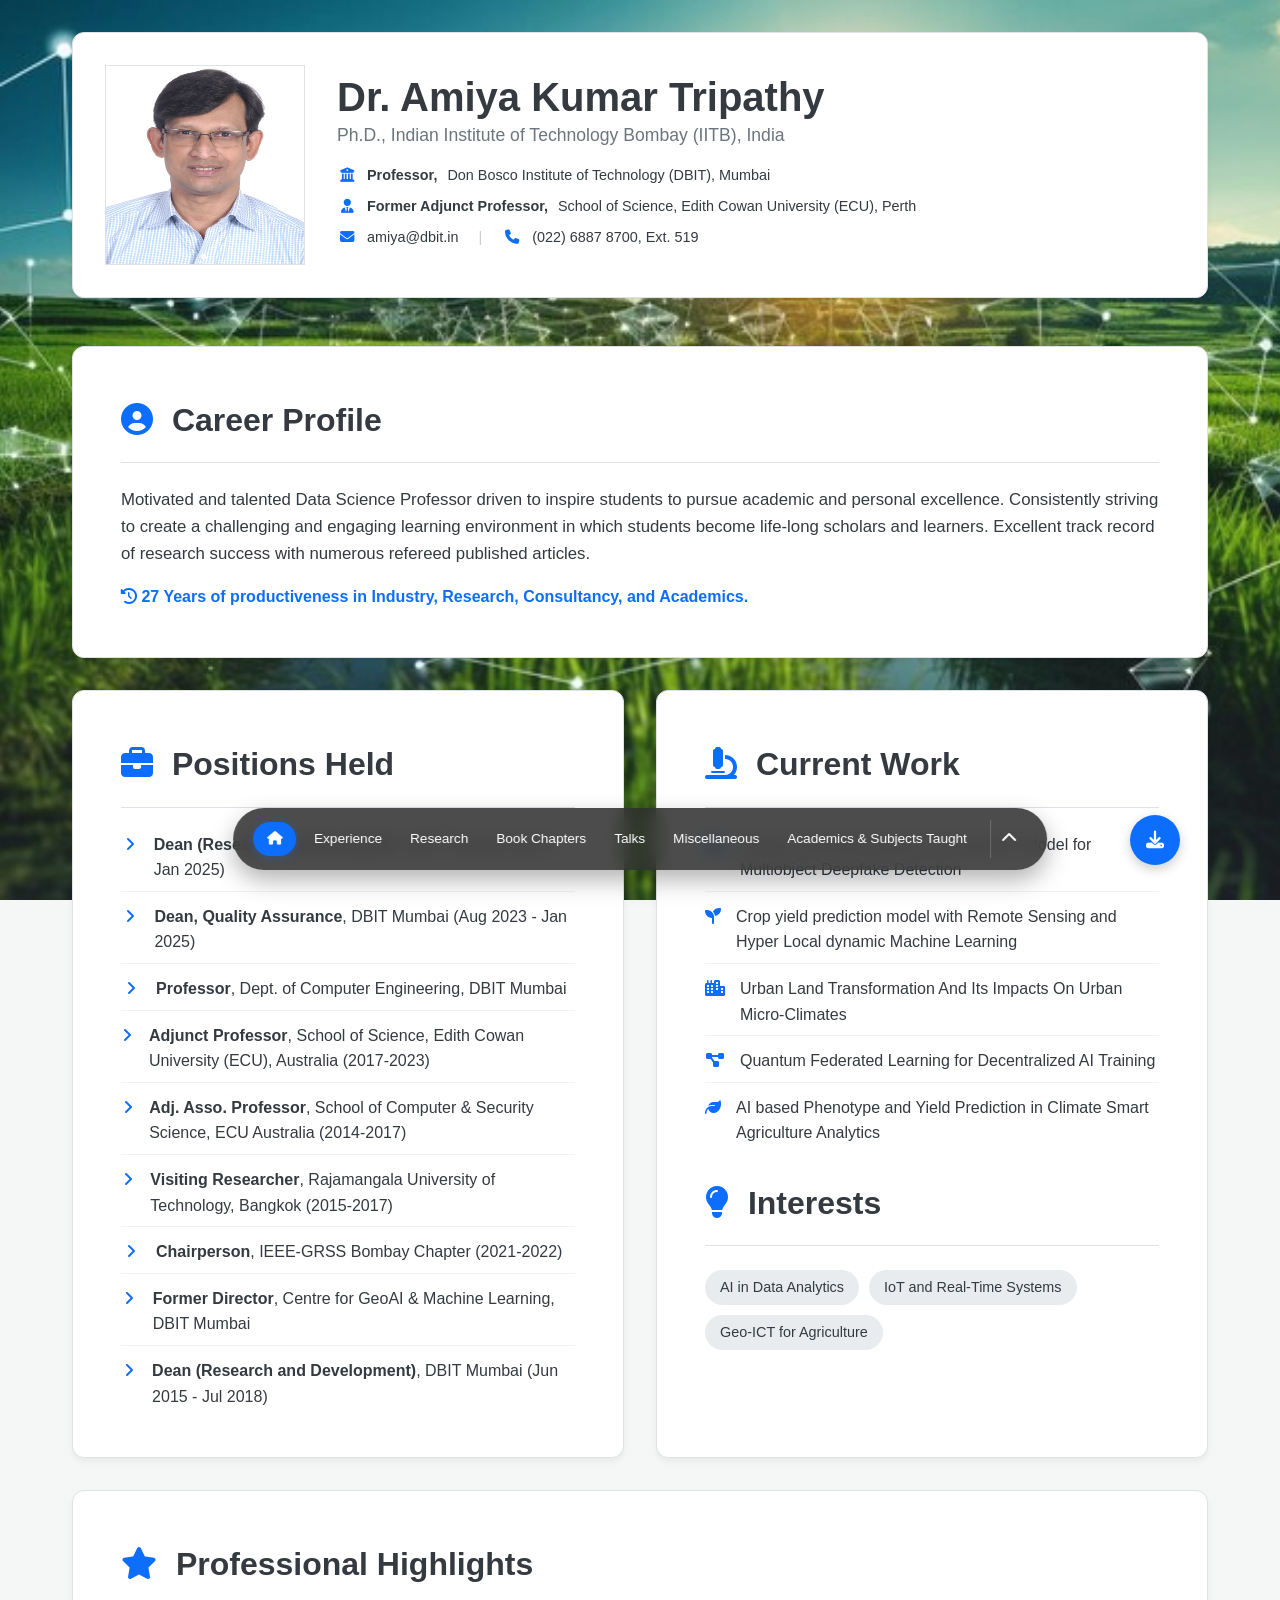
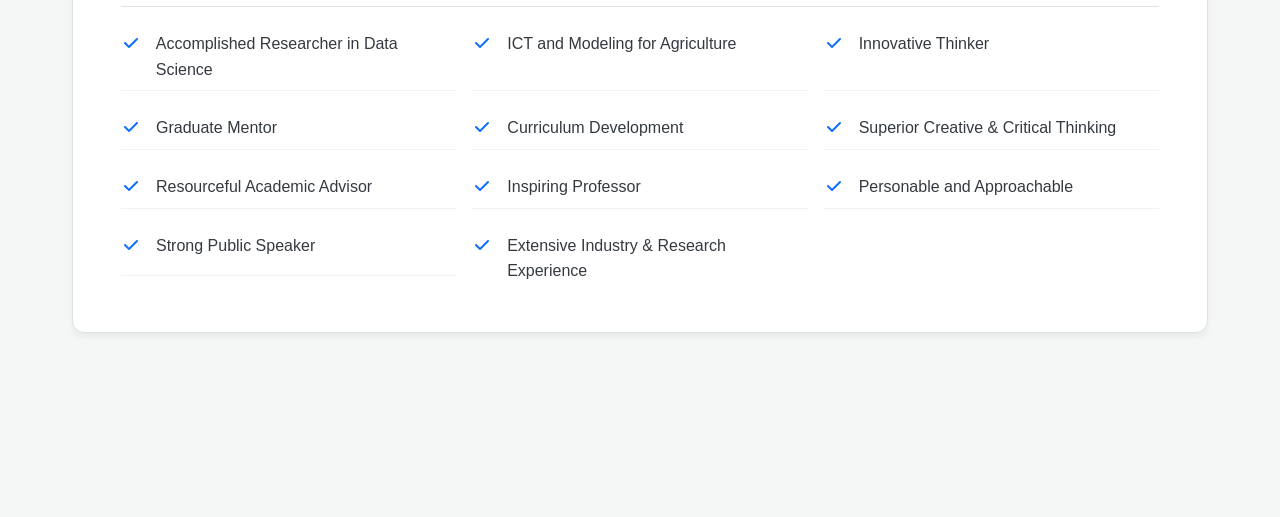
<file: index.html>
<!DOCTYPE html>
<html lang="en">

<head>
    <meta charset="UTF-8">
    <meta name="viewport" content="width=device-width, initial-scale=1.0">
    <title>Dr. Amiya KumarTripathy | Home</title>
    <link rel="stylesheet" href="https://cdnjs.cloudflare.com/ajax/libs/font-awesome/6.4.2/css/all.min.css">
    <link rel="stylesheet" href="style.css">
</head>

<body>
    <main class="main-content">

        <div class="profile-header">
            <img src="Amiya-Tripathy-min.jpg" alt="Dr. Amiya Kumar Tripathy" class="profile-image">
            <div class="profile-details-wrapper">
                <h1>Dr. Amiya Kumar Tripathy</h1>
                <h2 style="margin-bottom:15px;">Ph.D., Indian Institute of Technology Bombay (IITB), India</h2>
                <!-- <h2 style="margin-top:0px;" >Dean (Research & Innovation) | Professor of Computer Engineering</h2> -->

                <div class="profile-details">
                    <p>
                        <i class="fas fa-university fa-fw"></i>
                        <strong>Professor,</strong>Don Bosco Institute of Technology (DBIT), Mumbai
                    </p>
                    <p>
                        <i class="fas fa-user-tie fa-fw"></i>
                        <strong>Former Adjunct Professor,</strong>School of Science, Edith Cowan University (ECU), Perth
                    </p>
                    <p>
                        <i class="fas fa-envelope fa-fw"></i>
                        <a href="mailto:amiya@dbit.in" style="color: inherit; text-decoration: none;">amiya@dbit.in</a>

                        <span style="margin: 0 10px; color: #ccc;">|</span>

                        <i class="fas fa-phone fa-fw"></i>
                        (022) 6887 8700, Ext. 519
                    </p>
                </div>
            </div>
        </div>

        <section class="content-card">
            <h1><i class="fas fa-user-circle"></i> Career Profile</h1>
            <p style="font-size: 1.05rem; margin-bottom: 1rem;">
                Motivated and talented Data Science Professor driven to inspire students to pursue academic and personal
                excellence.
                Consistently striving to create a challenging and engaging learning environment in which students become
                life-long scholars and learners.
                Excellent track record of research success with numerous refereed published articles.
            </p>
            <p style="color: var(--accent-color); font-weight: 600;">
                <i class="fas fa-history"></i> 27 Years of productiveness in Industry, Research, Consultancy, and
                Academics.
            </p>
        </section>

        <div class="highlights-grid">

            <section class="content-card">
                <h1><i class="fas fa-briefcase"></i> Positions Held</h1>
                <ul style="list-style: none; padding-left: 0;">
                    <li class="service-item">
                        <i class="fas fa-angle-right"></i>
                        <div><strong>Dean (Research and Innovation)</strong>, DBIT Mumbai (Since Jan 2025)</div>
                    </li>
                    <li class="service-item">
                        <i class="fas fa-angle-right"></i>
                        <div><strong>Dean, Quality Assurance</strong>, DBIT Mumbai (Aug 2023 - Jan 2025)</div>
                    </li>
                    <li class="service-item">
                        <i class="fas fa-angle-right"></i>
                        <div><strong>Professor</strong>, Dept. of Computer Engineering, DBIT Mumbai</div>
                    </li>
                    <li class="service-item">
                        <i class="fas fa-angle-right"></i>
                        <div><strong>Adjunct Professor</strong>, School of Science, Edith Cowan University (ECU),
                            Australia (2017-2023)</div>
                    </li>
                    <li class="service-item">
                        <i class="fas fa-angle-right"></i>
                        <div><strong>Adj. Asso. Professor</strong>, School of Computer & Security Science, ECU Australia
                            (2014-2017)</div>
                    </li>
                    <li class="service-item">
                        <i class="fas fa-angle-right"></i>
                        <div><strong>Visiting Researcher</strong>, Rajamangala University of Technology, Bangkok
                            (2015-2017)</div>
                    </li>
                    <li class="service-item">
                        <i class="fas fa-angle-right"></i>
                        <div><strong>Chairperson</strong>, IEEE-GRSS Bombay Chapter (2021-2022)</div>
                    </li>
                    <li class="service-item">
                        <i class="fas fa-angle-right"></i>
                        <div><strong>Former Director</strong>, Centre for GeoAI & Machine Learning, DBIT Mumbai</div>
                    </li>
                    <li class="service-item">
                        <i class="fas fa-angle-right"></i>
                        <div><strong>Dean (Research and Development)</strong>, DBIT Mumbai (Jun 2015 - Jul 2018)</div>
                    </li>
                </ul>
            </section>

            <section class="content-card">
                <h1><i class="fas fa-microscope"></i> Current Work</h1>
                <ul style="list-style: none; padding-left: 0; margin-bottom: 2rem;">
                    <li class="service-item"><i class="fas fa-robot"></i>
                        <div>Design and Development of Generative Model for Multiobject Deepfake Detection</div>
                    </li>
                    <li class="service-item"><i class="fas fa-seedling"></i>
                        <div>Crop yield prediction model with Remote Sensing and Hyper Local dynamic Machine Learning
                        </div>
                    </li>
                    <li class="service-item"><i class="fas fa-city"></i>
                        <div>Urban Land Transformation And Its Impacts On Urban Micro-Climates</div>
                    </li>
                    <li class="service-item"><i class="fas fa-project-diagram"></i>
                        <div>Quantum Federated Learning for Decentralized AI Training</div>
                    </li>
                    <li class="service-item"><i class="fas fa-leaf"></i>
                        <div>AI based Phenotype and Yield Prediction in Climate Smart Agriculture Analytics</div>
                    </li>
                </ul>

                <h1><i class="fas fa-lightbulb"></i> Interests</h1>
                <div style="display: flex; flex-wrap: wrap; gap: 10px;">
                    <span
                        style="background: #e9ecef; padding: 6px 15px; border-radius: 20px; font-size: 0.9rem; color: var(--text-dark);">AI
                        in Data Analytics</span>
                    <span
                        style="background: #e9ecef; padding: 6px 15px; border-radius: 20px; font-size: 0.9rem; color: var(--text-dark);">IoT
                        and Real-Time Systems</span>
                    <span
                        style="background: #e9ecef; padding: 6px 15px; border-radius: 20px; font-size: 0.9rem; color: var(--text-dark);">Geo-ICT
                        for Agriculture</span>
                </div>
            </section>
        </div>

        <section class="content-card">
            <h1><i class="fas fa-star"></i> Professional Highlights</h1>
            <div style="display: grid; grid-template-columns: repeat(auto-fill, minmax(300px, 1fr)); gap: 1rem;">
                <div class="service-item"><i class="fas fa-check" style="color: var(--accent-color);"></i> Accomplished
                    Researcher in Data Science</div>
                <div class="service-item"><i class="fas fa-check" style="color: var(--accent-color);"></i> ICT and
                    Modeling for Agriculture</div>
                <div class="service-item"><i class="fas fa-check" style="color: var(--accent-color);"></i> Innovative
                    Thinker</div>
                <div class="service-item"><i class="fas fa-check" style="color: var(--accent-color);"></i> Graduate
                    Mentor</div>
                <div class="service-item"><i class="fas fa-check" style="color: var(--accent-color);"></i> Curriculum
                    Development</div>
                <div class="service-item"><i class="fas fa-check" style="color: var(--accent-color);"></i> Superior
                    Creative & Critical Thinking</div>
                <div class="service-item"><i class="fas fa-check" style="color: var(--accent-color);"></i> Resourceful
                    Academic Advisor</div>
                <div class="service-item"><i class="fas fa-check" style="color: var(--accent-color);"></i> Inspiring
                    Professor</div>
                <div class="service-item"><i class="fas fa-check" style="color: var(--accent-color);"></i> Personable
                    and Approachable</div>
                <div class="service-item"><i class="fas fa-check" style="color: var(--accent-color);"></i> Strong Public
                    Speaker</div>
                <div class="service-item"><i class="fas fa-check" style="color: var(--accent-color);"></i> Extensive
                    Industry & Research Experience</div>
            </div>
        </section>

    </main>

    <div id="nav-container">

        <div id="professional-submenu" class="submenu">
            <a href="professionalexperience.html">Overview</a>
            <a href="memberships.html">Memberships</a>
            <a href="services.html">Professional Service & Leadership</a>
            <a href="editorialwork.html">Editorial Work</a>
        </div>

        <div id="research-submenu" class="submenu">
            <a href="research.html">Overview</a>
            <a href="publications.html">Papers</a>
            <a href="supervision.html">Supervision</a>
        </div>

        <div id="misc-submenu" class="submenu">
            <a href="other_activities.html">Other Activities</a>
            <a href="additional_info.html">Additional Information</a>
        </div>

        <nav class="floating-nav">
            <a href="index.html" class="nav-link home-btn"><i class="fas fa-home"></i></a>

            <a href="#" class="nav-link" data-submenu="professional-submenu">Experience</a>
            <a href="#" class="nav-link" data-submenu="research-submenu">Research</a>
            <a href="book_chapters.html" class="nav-link">Book Chapters</a>
            <a href="talks.html" class="nav-link">Talks</a>
            <a href="#" class="nav-link" data-submenu="misc-submenu">Miscellaneous</a>

            <a href="academics.html" class="nav-link">Academics & Subjects Taught</a>

            <button id="menu-expander"><i class="fas fa-chevron-up"></i></button>
        </nav>
    </div>
    <script src="nav.js"></script>

    <a href="Profile A.tripathy.pdf" download class="download-btn">
        <i class="fas fa-download"></i>
        <span class="download-text">Download Profile</span>
    </a>
</body>

</html>
</file>
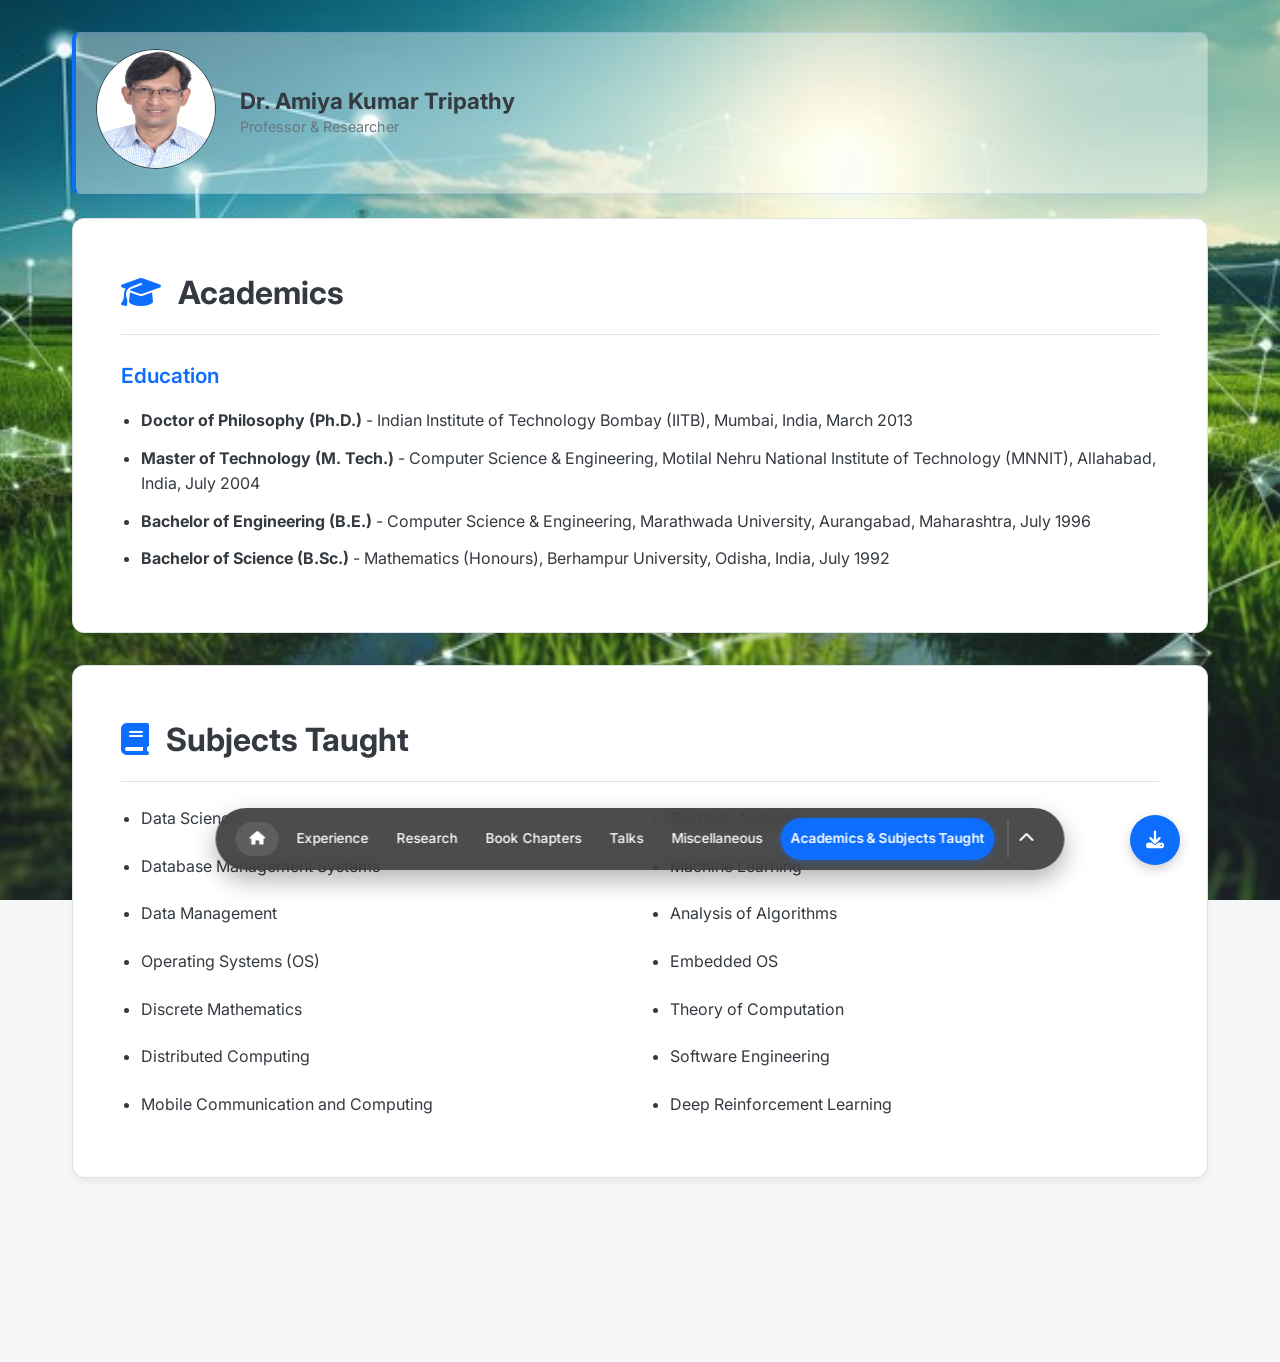
<file: academics.html>
<!doctype html>
<html lang="en">
  <head>
    <meta charset="UTF-8" />
    <meta name="viewport" content="width=device-width, initial-scale=1.0" />
    <title>Academics | Dr. Amiya Kumar Tripathy</title>
    <link rel="preconnect" href="https://fonts.googleapis.com" />
    <link rel="preconnect" href="https://fonts.gstatic.com" crossorigin />
    <link
      href="https://fonts.googleapis.com/css2?family=Inter:wght@300;400;600;700&display=swap"
      rel="stylesheet"
    />
    <link
      rel="stylesheet"
      href="https://cdnjs.cloudflare.com/ajax/libs/font-awesome/6.4.2/css/all.min.css"
    />
    <link rel="stylesheet" href="style.css" />
  </head>
  <body>
    <main class="main-content">
      <div class="compact-header bg-soft">
        <a href="index.html">
          <img
            src="Amiya-Tripathy-min.jpg"
            alt="Dr. Tripathy"
            class="mini-profile-img"
          />
        </a>
        <div class="header-info">
          <h2><a href="index.html">Dr. Amiya Kumar Tripathy</a></h2>
          <p>Professor & Researcher</p>
        </div>
      </div>
      <section class="content-card">
        <h1><i class="fas fa-graduation-cap"></i> Academics</h1>

        <h3>Education</h3>
        <ul>
          <li>
            <strong>Doctor of Philosophy (Ph.D.)</strong> - Indian Institute of
            Technology Bombay (IITB), Mumbai, India, March 2013
          </li>
          <li>
            <strong>Master of Technology (M. Tech.)</strong> - Computer Science
            & Engineering, Motilal Nehru National Institute of Technology
            (MNNIT), Allahabad, India, July 2004
          </li>
          <li>
            <strong>Bachelor of Engineering (B.E.)</strong> - Computer Science &
            Engineering, Marathwada University, Aurangabad, Maharashtra, July
            1996
          </li>
          <li>
            <strong>Bachelor of Science (B.Sc.)</strong> - Mathematics
            (Honours), Berhampur University, Odisha, India, July 1992
          </li>
        </ul>
      </section>

      <section class="content-card">
        <h1><i class="fas fa-book"></i> Subjects Taught</h1>
        <ul
          style="
            display: grid;
            grid-template-columns: 1fr 1fr;
            gap: 10px 40px;
            padding-left: 20px;
          "
        >
          <li>Data Science</li>
          <li>Big Data Analysis</li>
          <li>Database Management Systems</li>
          <li>Machine Learning</li>
          <li>Data Management</li>
          <li>Analysis of Algorithms</li>
          <li>Operating Systems (OS)</li>
          <li>Embedded OS</li>
          <li>Discrete Mathematics</li>
          <li>Theory of Computation</li>
          <li>Distributed Computing</li>
          <li>Software Engineering</li>
          <li>Mobile Communication and Computing</li>
          <li>Deep Reinforcement Learning</li>
        </ul>
      </section>
    </main>

    <div id="nav-container">
      <div id="professional-submenu" class="submenu">
        <a href="professionalexperience.html">Overview</a>
        <a href="memberships.html">Memberships</a>
        <a href="services.html">Professional Service & Leadership</a>
        <a href="editorialwork.html">Editorial Work</a>
      </div>

      <div id="research-submenu" class="submenu">
        <a href="research.html">Overview</a>
        <a href="publications.html">Papers</a>
        <a href="supervision.html">Supervision</a>
      </div>

      <div id="misc-submenu" class="submenu">
        <a href="other_activities.html">Other Activities</a>
        <a href="additional_info.html">Additional Information</a>
      </div>

      <nav class="floating-nav">
        <a href="index.html" class="nav-link home-btn"
          ><i class="fas fa-home"></i
        ></a>

        <a href="#" class="nav-link" data-submenu="professional-submenu"
          >Experience</a
        >
        <a href="#" class="nav-link" data-submenu="research-submenu"
          >Research</a
        >
        <a href="book_chapters.html" class="nav-link">Book Chapters</a>
        <a href="talks.html" class="nav-link">Talks</a>
        <a href="#" class="nav-link" data-submenu="misc-submenu"
          >Miscellaneous</a
        >

        <a href="academics.html" class="nav-link"
          >Academics & Subjects Taught</a
        >

        <button id="menu-expander"><i class="fas fa-chevron-up"></i></button>
      </nav>
    </div>
    <script src="nav.js"></script>
    <a href="Profile A.tripathy.pdf" download class="download-btn">
      <i class="fas fa-download"></i>
      <span class="download-text">Download Profile</span>
    </a>
  </body>
</html>
</file>
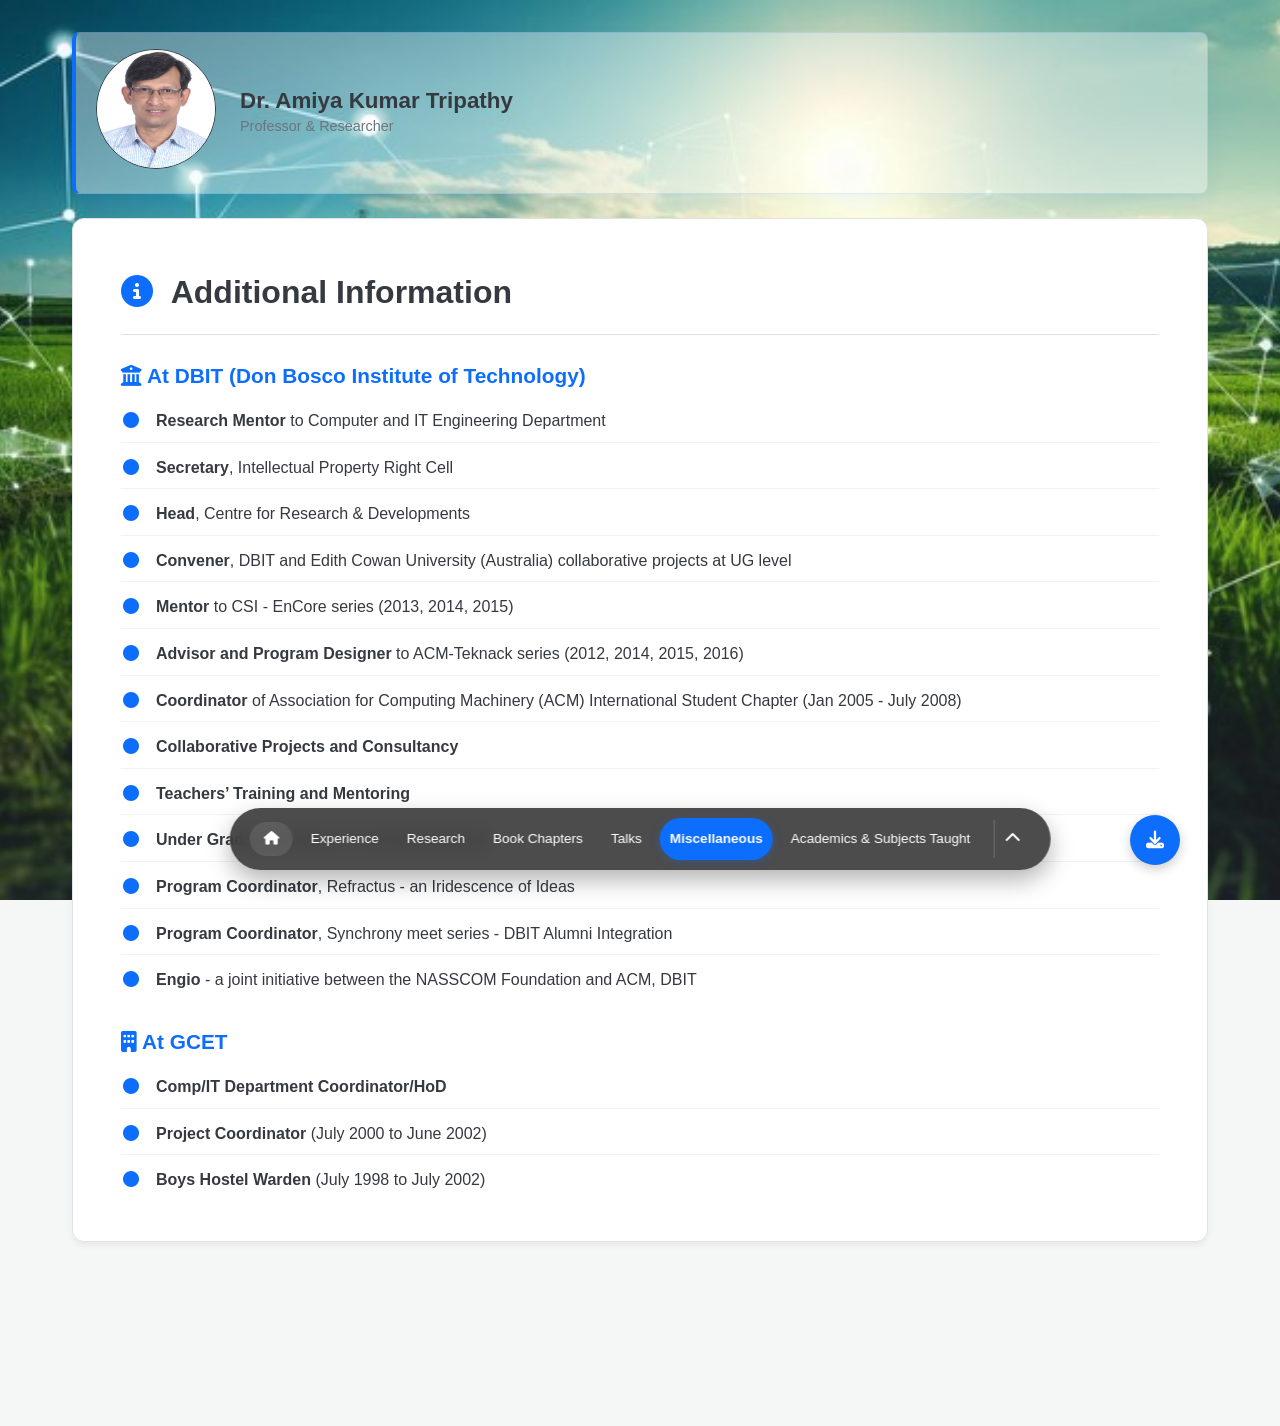
<file: additional_info.html>
<!doctype html>
<html lang="en">
  <head>
    <meta charset="UTF-8" />
    <meta name="viewport" content="width=device-width, initial-scale=1.0" />
    <title>Additional Information | Dr. Amiya Kumar Tripathy</title>
    <link
      rel="stylesheet"
      href="https://cdnjs.cloudflare.com/ajax/libs/font-awesome/6.4.2/css/all.min.css"
    />
    <link rel="stylesheet" href="style.css" />
  </head>
  <body>
    <main class="main-content">
      <div class="compact-header bg-soft">
        <a href="index.html">
          <img
            src="Amiya-Tripathy-min.jpg"
            alt="Dr. Tripathy"
            class="mini-profile-img"
          />
        </a>
        <div class="header-info">
          <h2><a href="index.html">Dr. Amiya Kumar Tripathy</a></h2>
          <p>Professor & Researcher</p>
        </div>
      </div>

      <section class="content-card">
        <h1><i class="fas fa-info-circle"></i> Additional Information</h1>

        <h3>
          <i class="fas fa-university"></i> At DBIT (Don Bosco Institute of
          Technology)
        </h3>
        <ul style="list-style: none; padding-left: 0">
          <li class="service-item">
            <i class="fas fa-circle"></i>
            <div>
              <strong>Research Mentor</strong> to Computer and IT Engineering
              Department
            </div>
          </li>
          <li class="service-item">
            <i class="fas fa-circle"></i>
            <div>
              <strong>Secretary</strong>, Intellectual Property Right Cell
            </div>
          </li>
          <li class="service-item">
            <i class="fas fa-circle"></i>
            <div><strong>Head</strong>, Centre for Research & Developments</div>
          </li>
          <li class="service-item">
            <i class="fas fa-circle"></i>
            <div>
              <strong>Convener</strong>, DBIT and Edith Cowan University
              (Australia) collaborative projects at UG level
            </div>
          </li>
          <li class="service-item">
            <i class="fas fa-circle"></i>
            <div>
              <strong>Mentor</strong> to CSI - EnCore series (2013, 2014, 2015)
            </div>
          </li>
          <li class="service-item">
            <i class="fas fa-circle"></i>
            <div>
              <strong>Advisor and Program Designer</strong> to ACM-Teknack
              series (2012, 2014, 2015, 2016)
            </div>
          </li>
          <li class="service-item">
            <i class="fas fa-circle"></i>
            <div>
              <strong>Coordinator</strong> of Association for Computing
              Machinery (ACM) International Student Chapter (Jan 2005 - July
              2008)
            </div>
          </li>
          <li class="service-item">
            <i class="fas fa-circle"></i>
            <div><strong>Collaborative Projects and Consultancy</strong></div>
          </li>
          <li class="service-item">
            <i class="fas fa-circle"></i>
            <div><strong>Teachers’ Training and Mentoring</strong></div>
          </li>
          <li class="service-item">
            <i class="fas fa-circle"></i>
            <div><strong>Under Graduate Research and Development</strong></div>
          </li>
          <li class="service-item">
            <i class="fas fa-circle"></i>
            <div>
              <strong>Program Coordinator</strong>, Refractus - an Iridescence
              of Ideas
            </div>
          </li>
          <li class="service-item">
            <i class="fas fa-circle"></i>
            <div>
              <strong>Program Coordinator</strong>, Synchrony meet series - DBIT
              Alumni Integration
            </div>
          </li>
          <li class="service-item">
            <i class="fas fa-circle"></i>
            <div>
              <strong>Engio</strong> - a joint initiative between the NASSCOM
              Foundation and ACM, DBIT
            </div>
          </li>
        </ul>

        <h3 style="margin-top: 2rem">
          <i class="fas fa-building"></i> At GCET
        </h3>
        <ul style="list-style: decimal; padding-left: 0">
          <li class="service-item">
            <i class="fas fa-circle"></i>
            <div><strong>Comp/IT Department Coordinator/HoD</strong></div>
          </li>
          <li class="service-item">
            <i class="fas fa-circle"></i>
            <div>
              <strong>Project Coordinator</strong> (July 2000 to June 2002)
            </div>
          </li>
          <li class="service-item">
            <i class="fas fa-circle"></i>
            <div>
              <strong>Boys Hostel Warden</strong> (July 1998 to July 2002)
            </div>
          </li>
        </ul>
      </section>
    </main>

    <div id="nav-container">
      <div id="professional-submenu" class="submenu">
        <a href="professionalexperience.html">Overview</a>
        <a href="memberships.html">Memberships</a>
        <a href="services.html">Professional Service & Leadership</a>
        <a href="editorialwork.html">Editorial Work</a>
      </div>

      <div id="research-submenu" class="submenu">
        <a href="research.html">Overview</a>
        <a href="publications.html">Papers</a>
        <a href="supervision.html">Supervision</a>
      </div>

      <div id="misc-submenu" class="submenu">
        <a href="other_activities.html">Other Activities</a>
        <a href="additional_info.html">Additional Information</a>
      </div>

      <nav class="floating-nav">
        <a href="index.html" class="nav-link home-btn"
          ><i class="fas fa-home"></i
        ></a>

        <a href="#" class="nav-link" data-submenu="professional-submenu"
          >Experience</a
        >
        <a href="#" class="nav-link" data-submenu="research-submenu"
          >Research</a
        >
        <a href="book_chapters.html" class="nav-link">Book Chapters</a>
        <a href="talks.html" class="nav-link">Talks</a>
        <a href="#" class="nav-link" data-submenu="misc-submenu"
          >Miscellaneous</a
        >

        <a href="academics.html" class="nav-link"
          >Academics & Subjects Taught</a
        >

        <button id="menu-expander"><i class="fas fa-chevron-up"></i></button>
      </nav>
    </div>
    <script src="nav.js"></script>
    <a href="Profile A.tripathy.pdf" download class="download-btn">
      <i class="fas fa-download"></i>
      <span class="download-text">Download Profile</span>
    </a>
  </body>
</html>
</file>
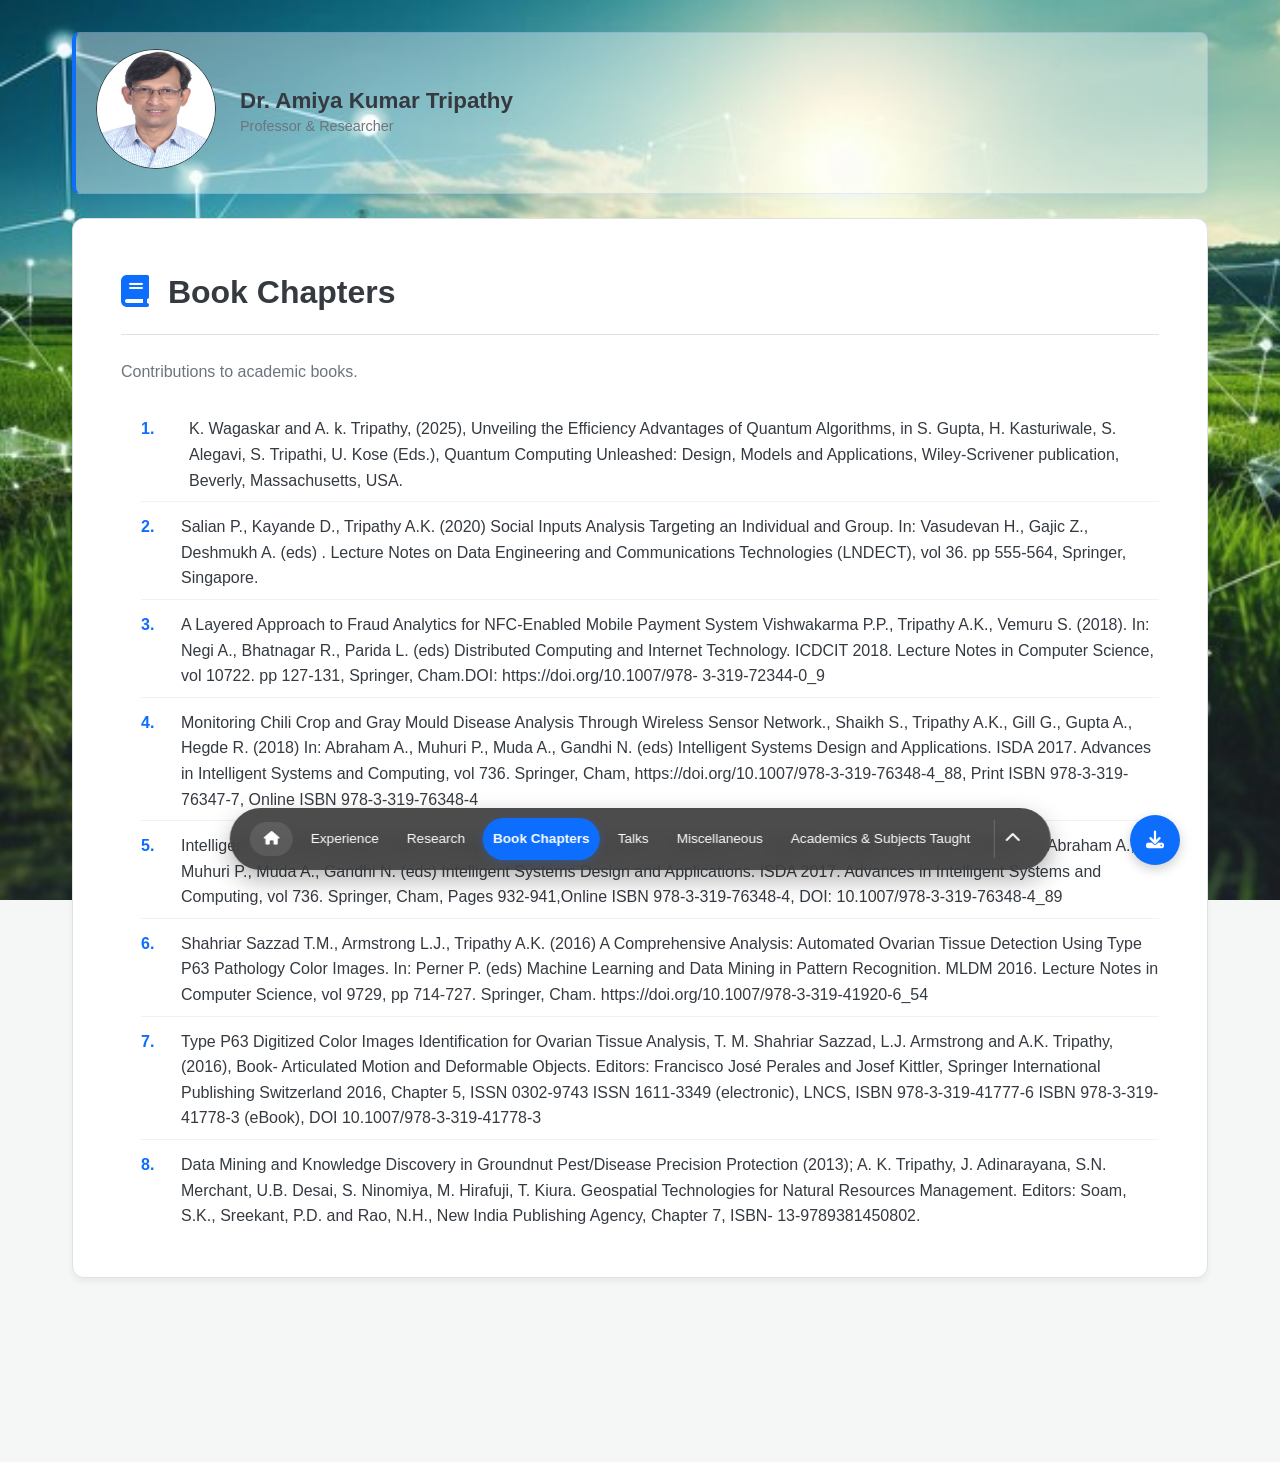
<file: book_chapters.html>
<!doctype html>
<html lang="en">

<head>
  <meta charset="UTF-8" />
  <meta name="viewport" content="width=device-width, initial-scale=1.0" />
  <title>Book Chapters | Dr. Amiya Kumar Tripathy</title>
  <link rel="stylesheet" href="https://cdnjs.cloudflare.com/ajax/libs/font-awesome/6.4.2/css/all.min.css" />
  <link rel="stylesheet" href="style.css" />
</head>

<body>
  <main class="main-content">
    <div class="compact-header bg-soft">
      <a href="index.html">
        <img src="Amiya-Tripathy-min.jpg" alt="Dr. Tripathy" class="mini-profile-img" />
      </a>
      <div class="header-info">
        <h2><a href="index.html">Dr. Amiya Kumar Tripathy</a></h2>
        <p>Professor & Researcher</p>
      </div>
    </div>

    <section class="content-card">
      <h1><i class="fas fa-book"></i> Book Chapters</h1>
      <p style="color: var(--text-muted); margin-bottom: 2rem">
        Contributions to academic books.
      </p>

      <ol class="citation-list">
        <li class="service-item">
          <div class="citation-meta">
            <span class="citation-number">1.</span>
            <span class="citation-text"></span>
            K. Wagaskar and A. k. Tripathy, (2025), Unveiling the Efficiency Advantages of Quantum Algorithms, in S.
            Gupta, H. Kasturiwale, S. Alegavi, S. Tripathi, U. Kose (Eds.), Quantum Computing Unleashed: Design, Models
            and Applications, Wiley-Scrivener publication, Beverly, Massachusetts, USA.</span>
          </div>
        </li>

        <li class="service-item">
          <div class="citation-meta">
            <span class="citation-number">2.</span>
            <span class="citation-text">Salian P., Kayande D., Tripathy A.K. (2020) Social Inputs Analysis Targeting an
              Individual and Group. In: Vasudevan H., Gajic Z., Deshmukh A. (eds) . Lecture Notes on Data Engineering
              and Communications Technologies (LNDECT), vol 36. pp 555-564, Springer, Singapore.</span>
          </div>
        </li>

        <li class="service-item">
          <div class="citation-meta">
            <span class="citation-number">3.</span>
            <span class="citation-text">A Layered Approach to Fraud Analytics for NFC-Enabled Mobile Payment System
              Vishwakarma P.P., Tripathy A.K., Vemuru S. (2018). In: Negi A., Bhatnagar R., Parida L. (eds) Distributed
              Computing and Internet Technology. ICDCIT 2018. Lecture Notes in Computer Science, vol 10722. pp 127-131,
              Springer, Cham.DOI: https://doi.org/10.1007/978- 3-319-72344-0_9</span>
          </div>
        </li>

        <li class="service-item">
          <div class="citation-meta">
            <span class="citation-number">4.</span>
            <span class="citation-text">Monitoring Chili Crop and Gray Mould Disease Analysis Through Wireless Sensor
              Network., Shaikh S., Tripathy A.K., Gill G., Gupta A., Hegde R. (2018) In: Abraham A., Muhuri P., Muda A.,
              Gandhi N. (eds) Intelligent Systems Design and Applications. ISDA 2017. Advances in Intelligent Systems
              and Computing, vol 736. Springer, Cham, https://doi.org/10.1007/978-3-319-76348-4_88, Print ISBN
              978-3-319-76347-7, Online ISBN 978-3-319-76348-4</span>
          </div>
        </li>

        <li class="service-item">
          <div class="citation-meta">
            <span class="citation-number">5.</span>
            <span class="citation-text">Intelligent AgriTrade to Abet Indian Farming, Wagaskar K., Joshi N., Tripathy
              A.K., Datar G., Singhvi S., Paul R. (2018). In: Abraham A., Muhuri P., Muda A., Gandhi N. (eds)
              Intelligent Systems Design and Applications. ISDA 2017. Advances in Intelligent Systems and Computing, vol
              736. Springer, Cham, Pages 932-941,Online ISBN 978-3-319-76348-4, DOI: 10.1007/978-3-319-76348-4_89</span>
          </div>
        </li>

        <li class="service-item">
          <div class="citation-meta">
            <span class="citation-number">6.</span>
            <span class="citation-text">Shahriar Sazzad T.M., Armstrong L.J., Tripathy A.K. (2016) A Comprehensive
              Analysis: Automated Ovarian Tissue Detection Using Type P63 Pathology Color Images. In: Perner P. (eds)
              Machine Learning and Data Mining in Pattern Recognition. MLDM 2016. Lecture Notes in Computer Science, vol
              9729, pp 714-727. Springer, Cham. https://doi.org/10.1007/978-3-319-41920-6_54</span>
          </div>
        </li>

        <li class="service-item">
          <div class="citation-meta">
            <span class="citation-number">7.</span>
            <span class="citation-text">Type P63 Digitized Color Images Identification for Ovarian Tissue Analysis, T.
              M. Shahriar Sazzad, L.J. Armstrong and A.K. Tripathy, (2016), Book- Articulated Motion and Deformable
              Objects. Editors: Francisco José Perales and Josef Kittler, Springer International Publishing Switzerland
              2016, Chapter 5, ISSN 0302-9743 ISSN 1611-3349 (electronic), LNCS, ISBN 978-3-319-41777-6 ISBN
              978-3-319-41778-3 (eBook), DOI 10.1007/978-3-319-41778-3</span>
          </div>
        </li>

        <li class="service-item">
          <div class="citation-meta">
            <span class="citation-number">8.</span>
            <span class="citation-text">Data Mining and Knowledge Discovery in Groundnut Pest/Disease Precision
              Protection (2013); A. K. Tripathy, J. Adinarayana, S.N. Merchant, U.B. Desai, S. Ninomiya, M. Hirafuji, T.
              Kiura. Geospatial Technologies for Natural Resources Management. Editors: Soam, S.K., Sreekant, P.D. and
              Rao, N.H., New India Publishing Agency, Chapter 7, ISBN- 13-9789381450802.</span>
          </div>
        </li>
      </ol>
    </section>
  </main>

  <div id="nav-container">
    <div id="professional-submenu" class="submenu">
      <a href="professionalexperience.html">Overview</a>
      <a href="memberships.html">Memberships</a>
      <a href="services.html">Professional Service & Leadership</a>
      <a href="editorialwork.html">Editorial Work</a>
    </div>

    <div id="research-submenu" class="submenu">
      <a href="research.html">Overview</a>
      <a href="publications.html">Papers</a>
      <a href="supervision.html">Supervision</a>
    </div>

    <div id="misc-submenu" class="submenu">
      <a href="other_activities.html">Other Activities</a>
      <a href="additional_info.html">Additional Information</a>
    </div>

    <nav class="floating-nav">
      <a href="index.html" class="nav-link home-btn"><i class="fas fa-home"></i></a>

      <a href="#" class="nav-link" data-submenu="professional-submenu">Experience</a>
      <a href="#" class="nav-link" data-submenu="research-submenu">Research</a>
      <a href="book_chapters.html" class="nav-link">Book Chapters</a>
      <a href="talks.html" class="nav-link">Talks</a>
      <a href="#" class="nav-link" data-submenu="misc-submenu">Miscellaneous</a>

      <a href="academics.html" class="nav-link">Academics & Subjects Taught</a>

      <button id="menu-expander"><i class="fas fa-chevron-up"></i></button>
    </nav>
  </div>
  <script src="nav.js"></script>
  <a href="Profile A.tripathy.pdf" download class="download-btn">
        <i class="fas fa-download"></i>
        <span class="download-text">Download Profile</span>
    </a>
</body>

</html>
</file>
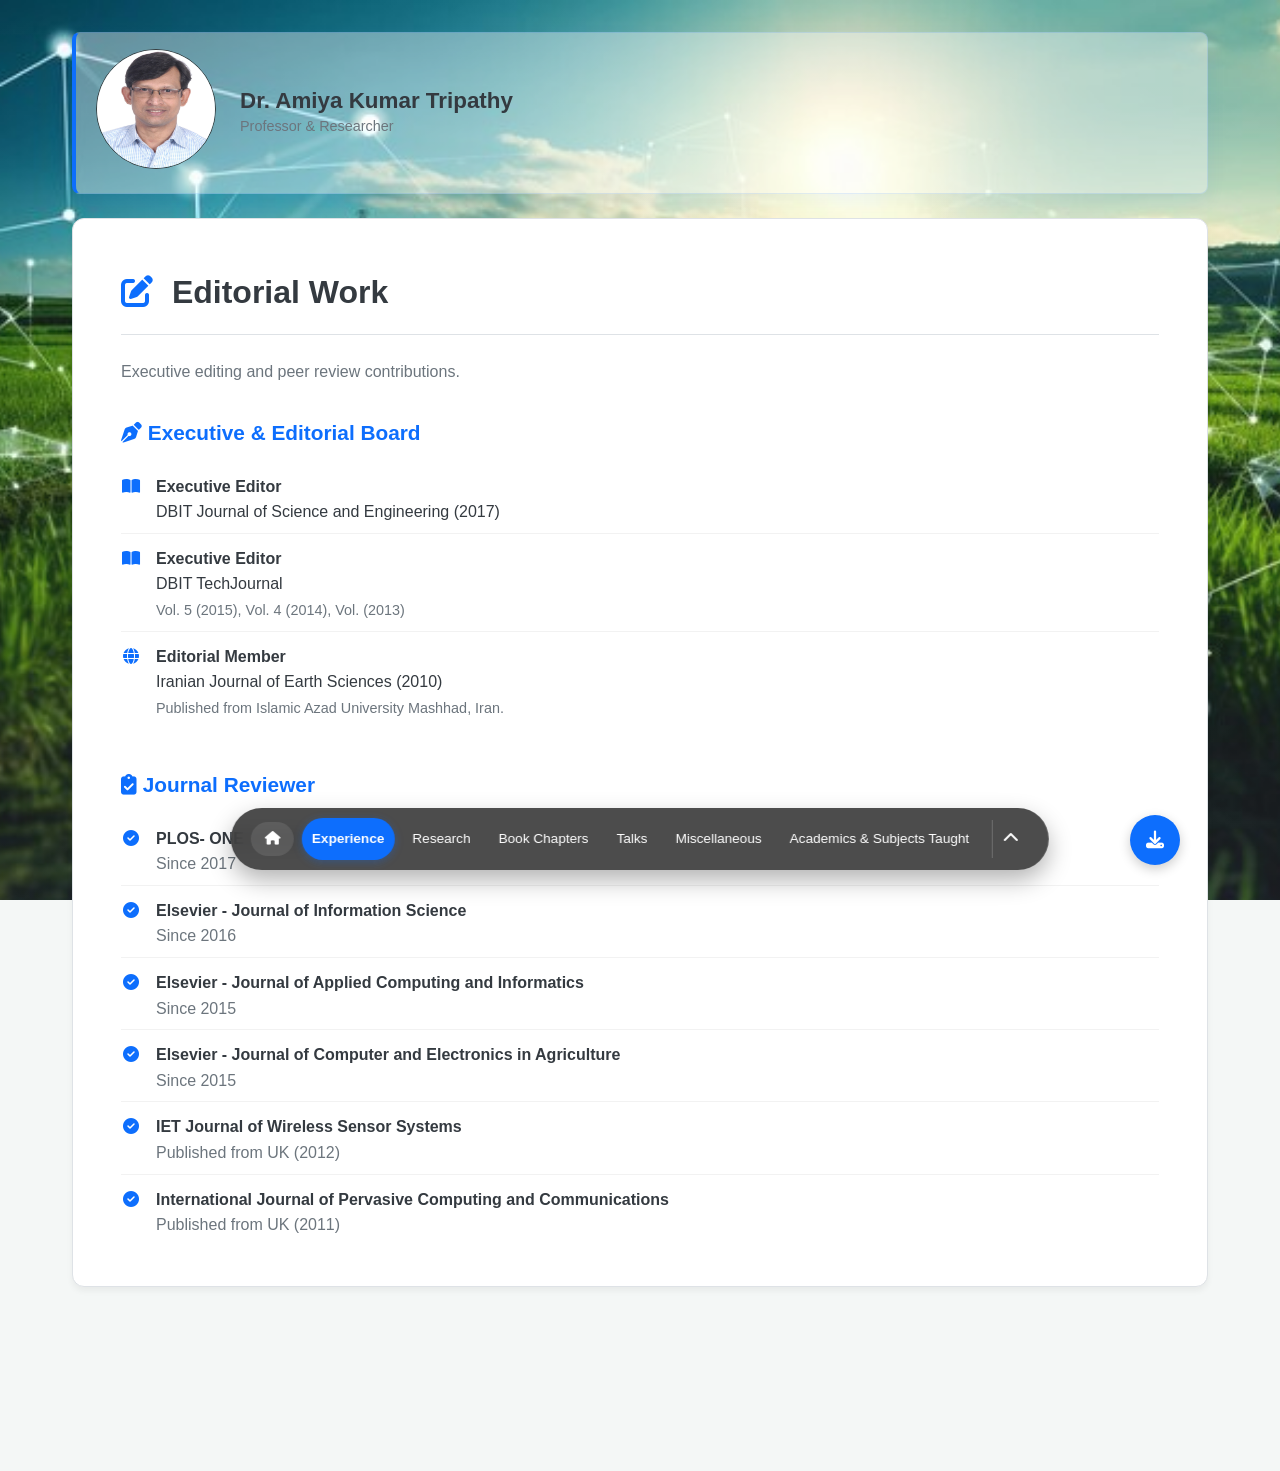
<file: editorialwork.html>
<!doctype html>
<html lang="en">
  <head>
    <meta charset="UTF-8" />
    <meta name="viewport" content="width=device-width, initial-scale=1.0" />
    <title>Editorial Work | Dr. Amiya Kumar Tripathy</title>
    <link
      rel="stylesheet"
      href="https://cdnjs.cloudflare.com/ajax/libs/font-awesome/6.4.2/css/all.min.css"
    />
    <link rel="stylesheet" href="style.css" />
  </head>
  <body>
    <main class="main-content">
      <div class="compact-header bg-soft">
        <a href="index.html">
          <img
            src="Amiya-Tripathy-min.jpg"
            alt="Dr. Tripathy"
            class="mini-profile-img"
          />
        </a>
        <div class="header-info">
          <h2><a href="index.html">Dr. Amiya Kumar Tripathy</a></h2>
          <p>Professor & Researcher</p>
        </div>
      </div>

      <section class="content-card">
        <h1><i class="fas fa-edit"></i> Editorial Work</h1>
        <p style="color: var(--text-muted); margin-bottom: 2rem">
          Executive editing and peer review contributions.
        </p>

        <h3 style="margin-bottom: 1.5rem; color: var(--accent-color)">
          <i class="fas fa-pen-nib"></i> Executive & Editorial Board
        </h3>
        <ul style="list-style: none; padding-left: 0; margin-bottom: 3rem">
          <li class="service-item">
            <i class="fas fa-book-open"></i>
            <div>
              <strong>Executive Editor</strong><br />
              DBIT Journal of Science and Engineering (2017)
            </div>
          </li>

          <li class="service-item">
            <i class="fas fa-book-open"></i>
            <div>
              <strong>Executive Editor</strong><br />
              DBIT TechJournal<br />
              <span style="color: var(--text-muted); font-size: 0.9rem"
                >Vol. 5 (2015), Vol. 4 (2014), Vol. (2013)</span
              >
            </div>
          </li>

          <li class="service-item">
            <i class="fas fa-globe"></i>
            <div>
              <strong>Editorial Member</strong><br />
              Iranian Journal of Earth Sciences (2010)<br />
              <span style="color: var(--text-muted); font-size: 0.9rem"
                >Published from Islamic Azad University Mashhad, Iran.</span
              >
            </div>
          </li>
        </ul>

        <h3 style="margin-bottom: 1.5rem; color: var(--accent-color)">
          <i class="fas fa-clipboard-check"></i> Journal Reviewer
        </h3>
        <ul style="list-style: none; padding-left: 0">
          <li class="service-item">
            <i class="fas fa-check-circle"></i>
            <div>
              <strong>PLOS- ONE Journal</strong><br />
              <span style="color: var(--text-muted)">Since 2017</span>
            </div>
          </li>

          <li class="service-item">
            <i class="fas fa-check-circle"></i>
            <div>
              <strong>Elsevier - Journal of Information Science</strong><br />
              <span style="color: var(--text-muted)">Since 2016</span>
            </div>
          </li>

          <li class="service-item">
            <i class="fas fa-check-circle"></i>
            <div>
              <strong
                >Elsevier - Journal of Applied Computing and Informatics</strong
              ><br />
              <span style="color: var(--text-muted)">Since 2015</span>
            </div>
          </li>

          <li class="service-item">
            <i class="fas fa-check-circle"></i>
            <div>
              <strong
                >Elsevier - Journal of Computer and Electronics in
                Agriculture</strong
              ><br />
              <span style="color: var(--text-muted)">Since 2015</span>
            </div>
          </li>

          <li class="service-item">
            <i class="fas fa-check-circle"></i>
            <div>
              <strong>IET Journal of Wireless Sensor Systems</strong><br />
              <span style="color: var(--text-muted)"
                >Published from UK (2012)</span
              >
            </div>
          </li>

          <li class="service-item">
            <i class="fas fa-check-circle"></i>
            <div>
              <strong
                >International Journal of Pervasive Computing and
                Communications</strong
              ><br />
              <span style="color: var(--text-muted)"
                >Published from UK (2011)</span
              >
            </div>
          </li>
        </ul>
      </section>
    </main>

    <div id="nav-container">
      <div id="professional-submenu" class="submenu">
        <a href="professionalexperience.html">Overview</a>
        <a href="memberships.html">Memberships</a>
        <a href="services.html">Professional Service & Leadership</a>
        <a href="editorialwork.html">Editorial Work</a>
      </div>

      <div id="research-submenu" class="submenu">
        <a href="research.html">Overview</a>
        <a href="publications.html">Papers</a>
        <a href="supervision.html">Supervision</a>
      </div>

      <div id="misc-submenu" class="submenu">
        <a href="other_activities.html">Other Activities</a>
        <a href="additional_info.html">Additional Information</a>
      </div>

      <nav class="floating-nav">
        <a href="index.html" class="nav-link home-btn"
          ><i class="fas fa-home"></i
        ></a>

        <a href="#" class="nav-link" data-submenu="professional-submenu"
          >Experience</a
        >
        <a href="#" class="nav-link" data-submenu="research-submenu"
          >Research</a
        >
        <a href="book_chapters.html" class="nav-link">Book Chapters</a>
        <a href="talks.html" class="nav-link">Talks</a>
        <a href="#" class="nav-link" data-submenu="misc-submenu"
          >Miscellaneous</a
        >

        <a href="academics.html" class="nav-link"
          >Academics & Subjects Taught</a
        >

        <button id="menu-expander"><i class="fas fa-chevron-up"></i></button>
      </nav>
    </div>
    <script src="nav.js"></script>
    <a href="Profile A.tripathy.pdf" download class="download-btn">
      <i class="fas fa-download"></i>
      <span class="download-text">Download Profile</span>
    </a>
  </body>
</html>
</file>
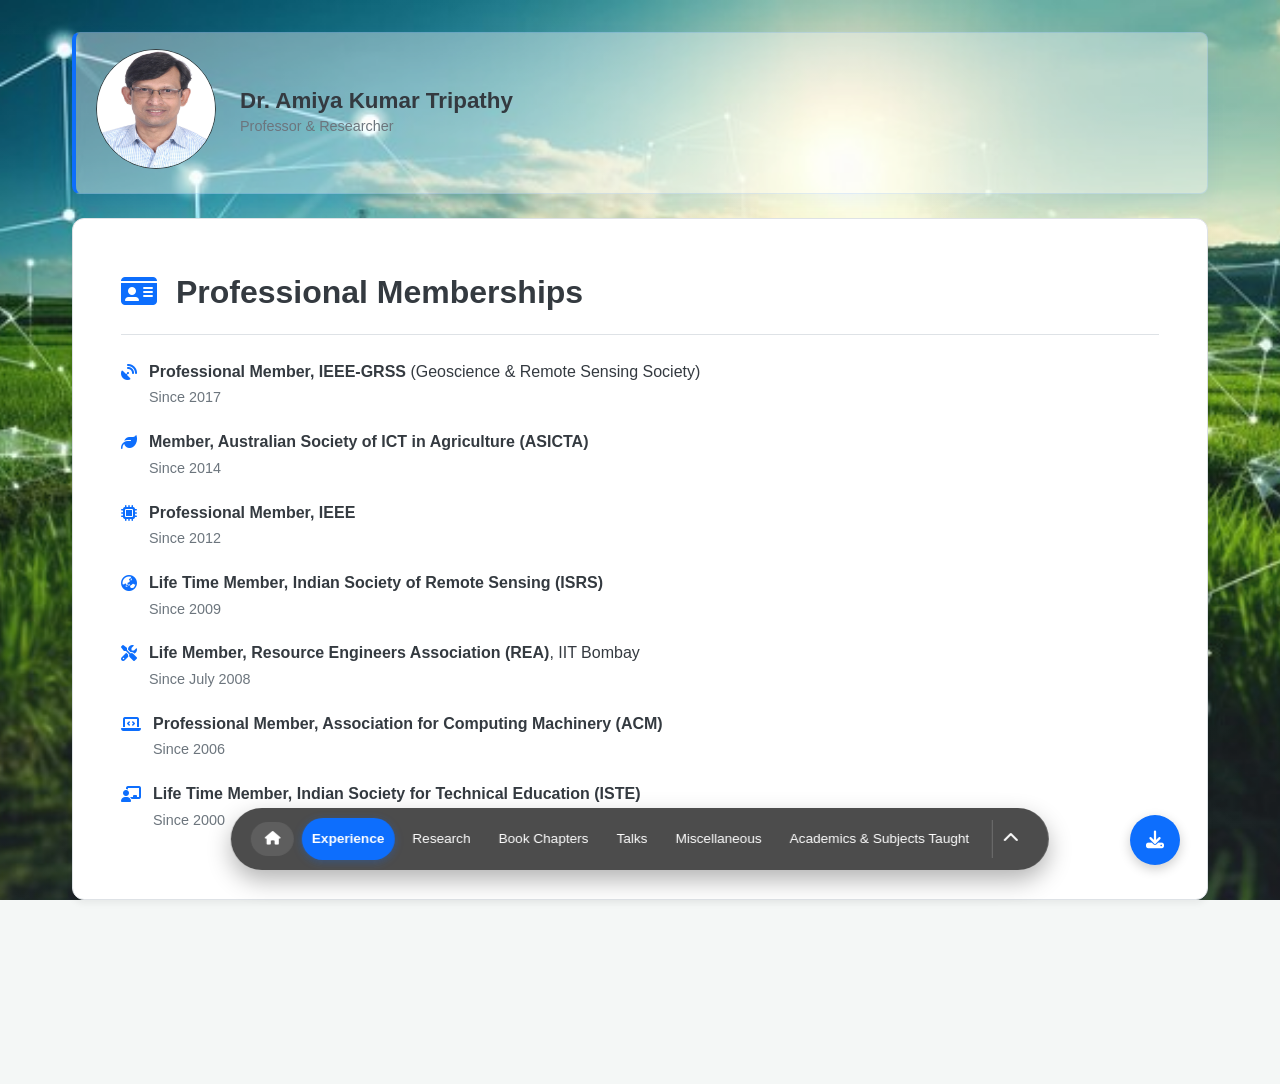
<file: memberships.html>
<!doctype html>
<html lang="en">
  <head>
    <meta charset="UTF-8" />
    <meta name="viewport" content="width=device-width, initial-scale=1.0" />
    <title>Professional Memberships | Dr. Amiya Kumar Tripathy</title>
    <link
      rel="stylesheet"
      href="https://cdnjs.cloudflare.com/ajax/libs/font-awesome/6.4.2/css/all.min.css"
    />
    <link rel="stylesheet" href="style.css" />
  </head>
  <body>
    <main class="main-content">
      <div class="compact-header bg-soft">
        <a href="index.html">
          <img
            src="Amiya-Tripathy-min.jpg"
            alt="Dr. Tripathy"
            class="mini-profile-img"
          />
        </a>
        <div class="header-info">
          <h2><a href="index.html">Dr. Amiya Kumar Tripathy</a></h2>
          <p>Professor & Researcher</p>
        </div>
      </div>

      <section class="content-card">
        <h1><i class="fas fa-id-card"></i> Professional Memberships</h1>

        <ul style="list-style: none; padding-left: 0">
          <li
            style="
              margin-bottom: 1.2rem;
              display: flex;
              align-items: flex-start;
              gap: 12px;
            "
          >
            <i
              class="fas fa-satellite-dish"
              style="color: var(--accent-color); margin-top: 5px"
            ></i>
            <div>
              <strong>Professional Member, IEEE-GRSS</strong> (Geoscience &
              Remote Sensing Society)<br />
              <span style="color: var(--text-muted); font-size: 0.9rem"
                >Since 2017</span
              >
            </div>
          </li>

          <li
            style="
              margin-bottom: 1.2rem;
              display: flex;
              align-items: flex-start;
              gap: 12px;
            "
          >
            <i
              class="fas fa-leaf"
              style="color: var(--accent-color); margin-top: 5px"
            ></i>
            <div>
              <strong
                >Member, Australian Society of ICT in Agriculture
                (ASICTA)</strong
              ><br />
              <span style="color: var(--text-muted); font-size: 0.9rem"
                >Since 2014</span
              >
            </div>
          </li>

          <li
            style="
              margin-bottom: 1.2rem;
              display: flex;
              align-items: flex-start;
              gap: 12px;
            "
          >
            <i
              class="fas fa-microchip"
              style="color: var(--accent-color); margin-top: 5px"
            ></i>
            <div>
              <strong>Professional Member, IEEE</strong><br />
              <span style="color: var(--text-muted); font-size: 0.9rem"
                >Since 2012</span
              >
            </div>
          </li>

          <li
            style="
              margin-bottom: 1.2rem;
              display: flex;
              align-items: flex-start;
              gap: 12px;
            "
          >
            <i
              class="fas fa-globe-asia"
              style="color: var(--accent-color); margin-top: 5px"
            ></i>
            <div>
              <strong
                >Life Time Member, Indian Society of Remote Sensing
                (ISRS)</strong
              ><br />
              <span style="color: var(--text-muted); font-size: 0.9rem"
                >Since 2009</span
              >
            </div>
          </li>

          <li
            style="
              margin-bottom: 1.2rem;
              display: flex;
              align-items: flex-start;
              gap: 12px;
            "
          >
            <i
              class="fas fa-tools"
              style="color: var(--accent-color); margin-top: 5px"
            ></i>
            <div>
              <strong>Life Member, Resource Engineers Association (REA)</strong
              >, IIT Bombay<br />
              <span style="color: var(--text-muted); font-size: 0.9rem"
                >Since July 2008</span
              >
            </div>
          </li>

          <li
            style="
              margin-bottom: 1.2rem;
              display: flex;
              align-items: flex-start;
              gap: 12px;
            "
          >
            <i
              class="fas fa-laptop-code"
              style="color: var(--accent-color); margin-top: 5px"
            ></i>
            <div>
              <strong
                >Professional Member, Association for Computing Machinery
                (ACM)</strong
              ><br />
              <span style="color: var(--text-muted); font-size: 0.9rem"
                >Since 2006</span
              >
            </div>
          </li>

          <li
            style="
              margin-bottom: 1.2rem;
              display: flex;
              align-items: flex-start;
              gap: 12px;
            "
          >
            <i
              class="fas fa-chalkboard-teacher"
              style="color: var(--accent-color); margin-top: 5px"
            ></i>
            <div>
              <strong
                >Life Time Member, Indian Society for Technical Education
                (ISTE)</strong
              ><br />
              <span style="color: var(--text-muted); font-size: 0.9rem"
                >Since 2000</span
              >
            </div>
          </li>
        </ul>
      </section>
    </main>

    <div id="nav-container">
      <div id="professional-submenu" class="submenu">
        <a href="professionalexperience.html">Overview</a>
        <a href="memberships.html">Memberships</a>
        <a href="services.html">Professional Service & Leadership</a>
        <a href="editorialwork.html">Editorial Work</a>
      </div>

      <div id="research-submenu" class="submenu">
        <a href="research.html">Overview</a>
        <a href="publications.html">Papers</a>
        <a href="supervision.html">Supervision</a>
      </div>

      <div id="misc-submenu" class="submenu">
        <a href="other_activities.html">Other Activities</a>
        <a href="additional_info.html">Additional Information</a>
      </div>

      <nav class="floating-nav">
        <a href="index.html" class="nav-link home-btn"
          ><i class="fas fa-home"></i
        ></a>

        <a href="#" class="nav-link" data-submenu="professional-submenu"
          >Experience</a
        >
        <a href="#" class="nav-link" data-submenu="research-submenu"
          >Research</a
        >
        <a href="book_chapters.html" class="nav-link">Book Chapters</a>
        <a href="talks.html" class="nav-link">Talks</a>
        <a href="#" class="nav-link" data-submenu="misc-submenu"
          >Miscellaneous</a
        >

        <a href="academics.html" class="nav-link"
          >Academics & Subjects Taught</a
        >

        <button id="menu-expander"><i class="fas fa-chevron-up"></i></button>
      </nav>
    </div>
    <script src="nav.js"></script>
    <a href="Profile A.tripathy.pdf" download class="download-btn">
      <i class="fas fa-download"></i>
      <span class="download-text">Download Profile</span>
    </a>
  </body>
</html>
</file>
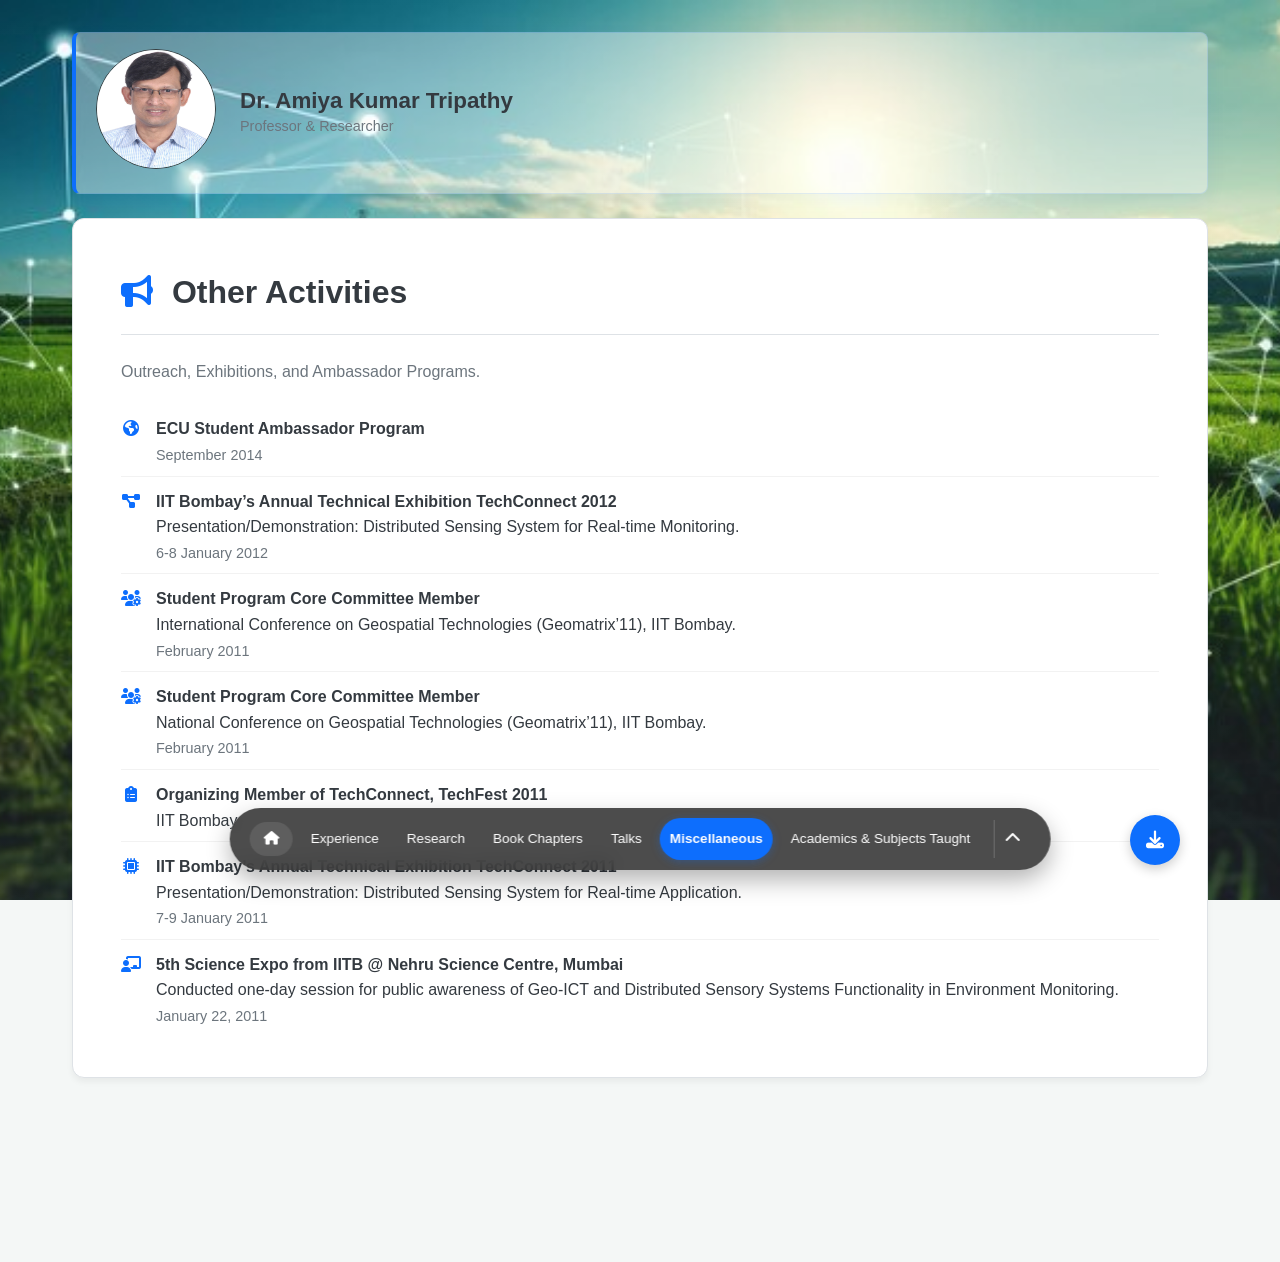
<file: other_activities.html>
<!doctype html>
<html lang="en">
  <head>
    <meta charset="UTF-8" />
    <meta name="viewport" content="width=device-width, initial-scale=1.0" />
    <title>Other Activities | Dr. Amiya Kumar Tripathy</title>
    <link
      rel="stylesheet"
      href="https://cdnjs.cloudflare.com/ajax/libs/font-awesome/6.4.2/css/all.min.css"
    />
    <link rel="stylesheet" href="style.css" />
  </head>
  <body>
    <main class="main-content">
      <div class="compact-header bg-soft">
        <a href="index.html">
          <img
            src="Amiya-Tripathy-min.jpg"
            alt="Dr. Tripathy"
            class="mini-profile-img"
          />
        </a>
        <div class="header-info">
          <h2><a href="index.html">Dr. Amiya Kumar Tripathy</a></h2>
          <p>Professor & Researcher</p>
        </div>
      </div>

      <section class="content-card">
        <h1><i class="fas fa-bullhorn"></i> Other Activities</h1>
        <p style="color: var(--text-muted); margin-bottom: 2rem">
          Outreach, Exhibitions, and Ambassador Programs.
        </p>

        <ul style="list-style: none; padding-left: 0">
          <li class="service-item">
            <i class="fas fa-globe-americas"></i>
            <div>
              <strong>ECU Student Ambassador Program</strong><br />
              <span style="color: var(--text-muted); font-size: 0.9rem"
                >September 2014</span
              >
            </div>
          </li>

          <li class="service-item">
            <i class="fas fa-project-diagram"></i>
            <div>
              <strong
                >IIT Bombay’s Annual Technical Exhibition TechConnect
                2012</strong
              ><br />
              Presentation/Demonstration: Distributed Sensing System for
              Real-time Monitoring.<br />
              <span style="color: var(--text-muted); font-size: 0.9rem"
                >6-8 January 2012</span
              >
            </div>
          </li>

          <li class="service-item">
            <i class="fas fa-users-cog"></i>
            <div>
              <strong>Student Program Core Committee Member</strong><br />
              International Conference on Geospatial Technologies
              (Geomatrix’11), IIT Bombay.<br />
              <span style="color: var(--text-muted); font-size: 0.9rem"
                >February 2011</span
              >
            </div>
          </li>

          <li class="service-item">
            <i class="fas fa-users-cog"></i>
            <div>
              <strong>Student Program Core Committee Member</strong><br />
              National Conference on Geospatial Technologies (Geomatrix’11), IIT
              Bombay.<br />
              <span style="color: var(--text-muted); font-size: 0.9rem"
                >February 2011</span
              >
            </div>
          </li>

          <li class="service-item">
            <i class="fas fa-clipboard-list"></i>
            <div>
              <strong>Organizing Member of TechConnect, TechFest 2011</strong
              ><br />
              IIT Bombay
            </div>
          </li>

          <li class="service-item">
            <i class="fas fa-microchip"></i>
            <div>
              <strong
                >IIT Bombay’s Annual Technical Exhibition TechConnect
                2011</strong
              ><br />
              Presentation/Demonstration: Distributed Sensing System for
              Real-time Application.<br />
              <span style="color: var(--text-muted); font-size: 0.9rem"
                >7-9 January 2011</span
              >
            </div>
          </li>

          <li class="service-item">
            <i class="fas fa-chalkboard-teacher"></i>
            <div>
              <strong
                >5th Science Expo from IITB @ Nehru Science Centre,
                Mumbai</strong
              ><br />
              Conducted one-day session for public awareness of Geo-ICT and
              Distributed Sensory Systems Functionality in Environment
              Monitoring.<br />
              <span style="color: var(--text-muted); font-size: 0.9rem"
                >January 22, 2011</span
              >
            </div>
          </li>
        </ul>
      </section>
    </main>

    <div id="nav-container">
      <div id="professional-submenu" class="submenu">
        <a href="professionalexperience.html">Overview</a>
        <a href="memberships.html">Memberships</a>
        <a href="services.html">Professional Service & Leadership</a>
        <a href="editorialwork.html">Editorial Work</a>
      </div>

      <div id="research-submenu" class="submenu">
        <a href="research.html">Overview</a>
        <a href="publications.html">Papers</a>
        <a href="supervision.html">Supervision</a>
      </div>

      <div id="misc-submenu" class="submenu">
        <a href="other_activities.html">Other Activities</a>
        <a href="additional_info.html">Additional Information</a>
      </div>

      <nav class="floating-nav">
        <a href="index.html" class="nav-link home-btn"
          ><i class="fas fa-home"></i
        ></a>

        <a href="#" class="nav-link" data-submenu="professional-submenu"
          >Experience</a
        >
        <a href="#" class="nav-link" data-submenu="research-submenu"
          >Research</a
        >
        <a href="book_chapters.html" class="nav-link">Book Chapters</a>
        <a href="talks.html" class="nav-link">Talks</a>
        <a href="#" class="nav-link" data-submenu="misc-submenu"
          >Miscellaneous</a
        >

        <a href="academics.html" class="nav-link"
          >Academics & Subjects Taught</a
        >

        <button id="menu-expander"><i class="fas fa-chevron-up"></i></button>
      </nav>
    </div>
    <script src="nav.js"></script>
    <a href="Profile A.tripathy.pdf" download class="download-btn">
      <i class="fas fa-download"></i>
      <span class="download-text">Download Profile</span>
    </a>
  </body>
</html>
</file>
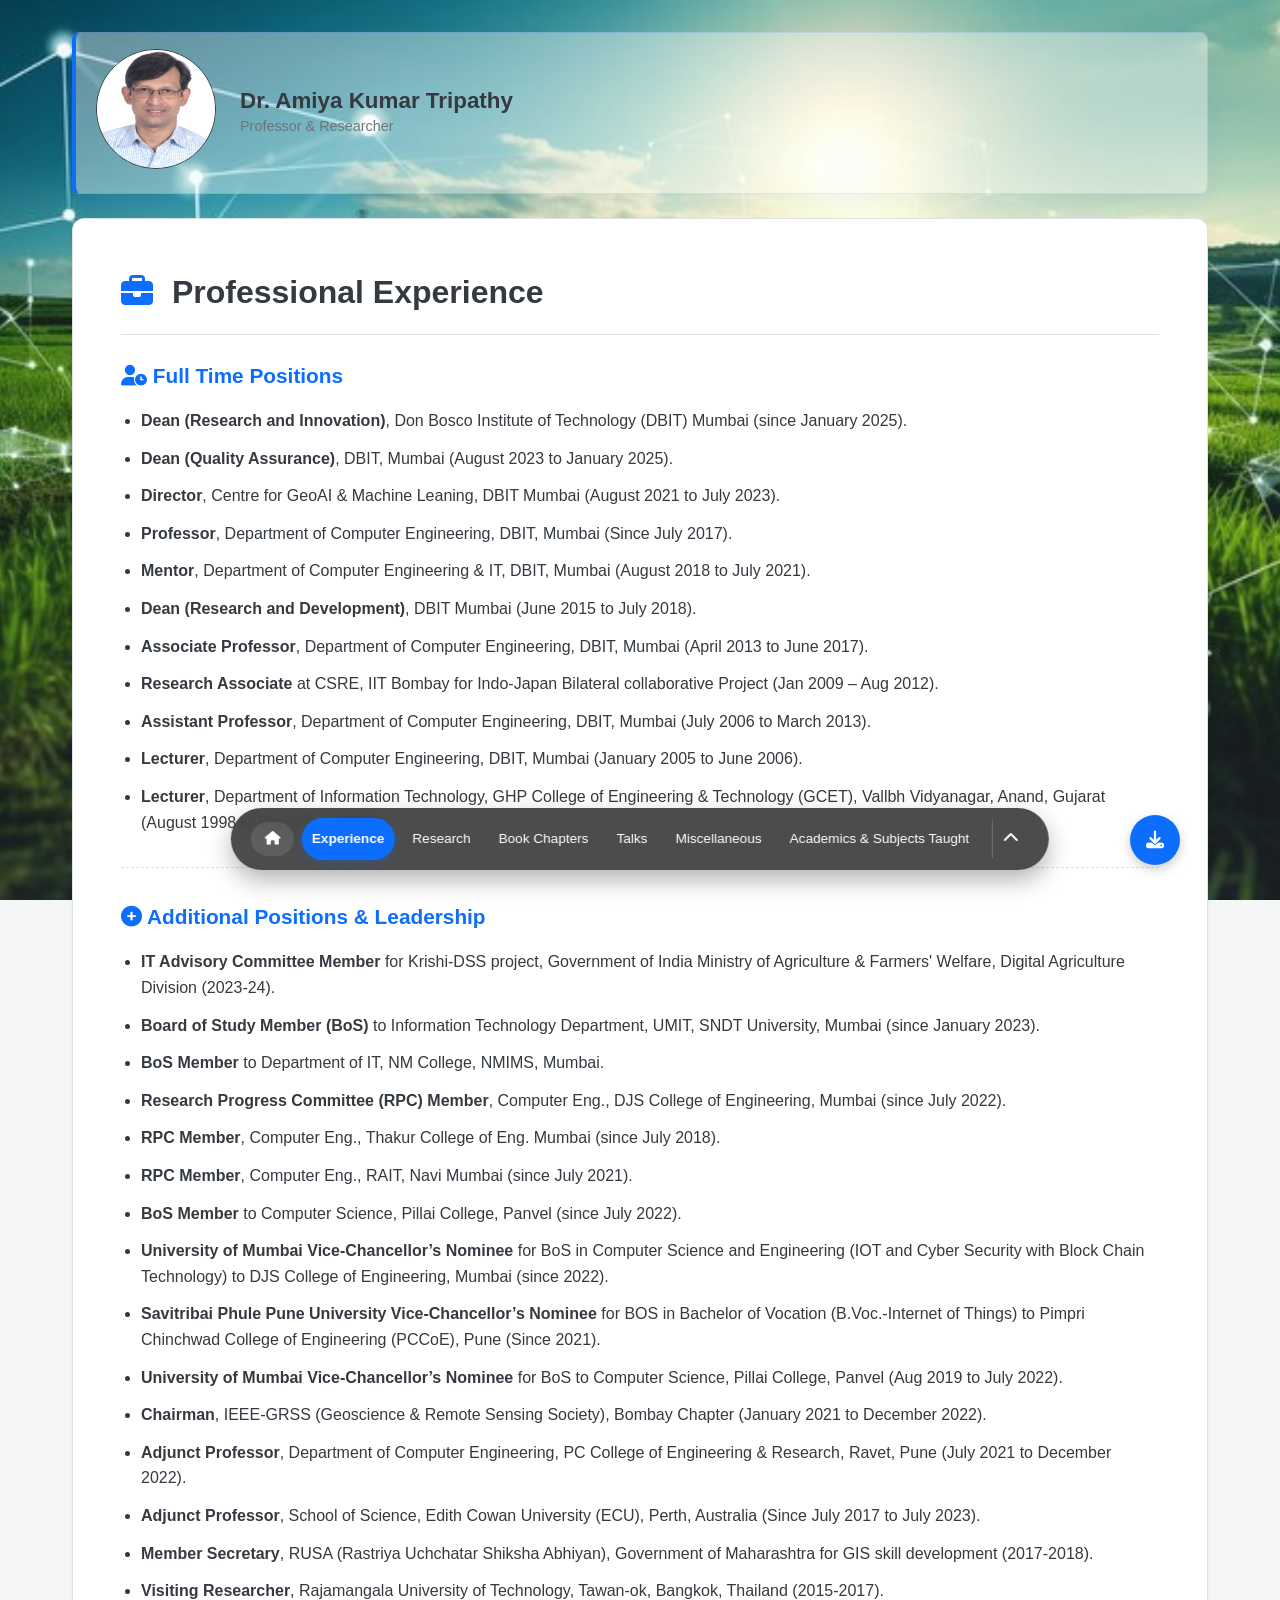
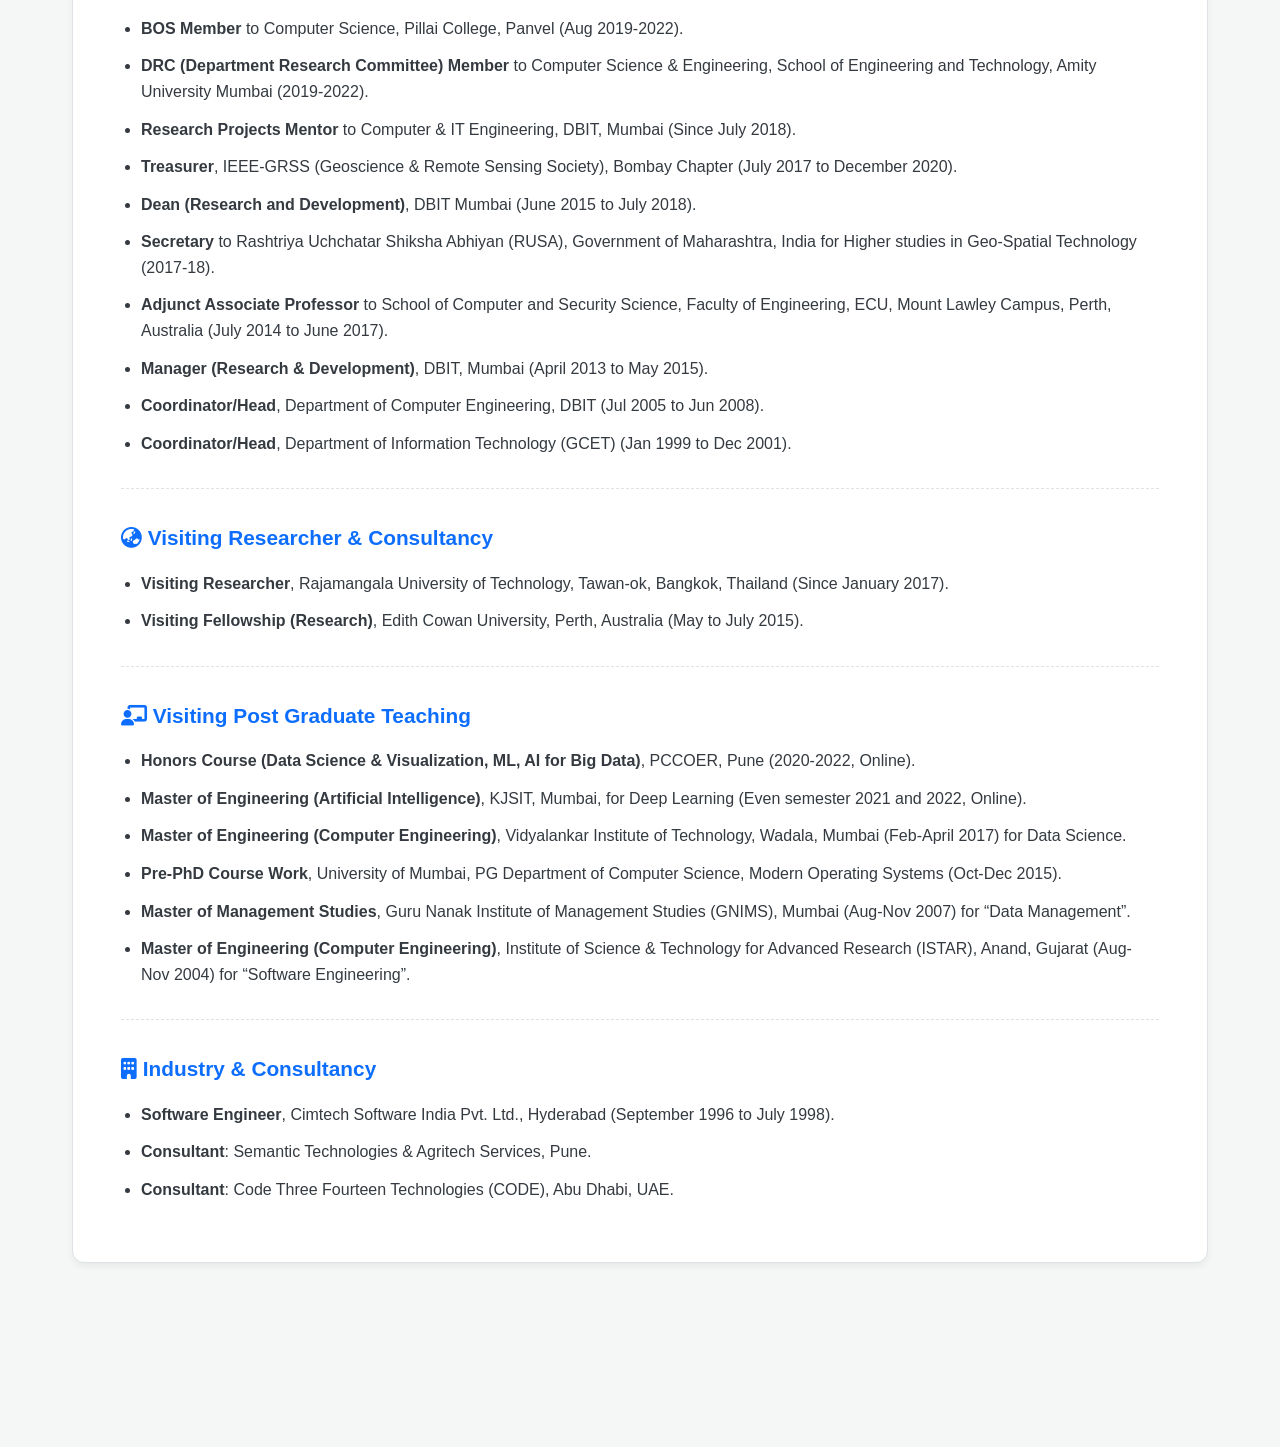
<file: professionalexperience.html>
<!doctype html>
<html lang="en">
  <head>
    <meta charset="UTF-8" />
    <meta name="viewport" content="width=device-width, initial-scale=1.0" />
    <title>Professional Experience | Dr. Amiya Kumar Tripathy</title>
    <link
      rel="stylesheet"
      href="https://cdnjs.cloudflare.com/ajax/libs/font-awesome/6.4.2/css/all.min.css"
    />
    <link rel="stylesheet" href="style.css" />
  </head>
  <body>
    <main class="main-content">
      <div class="compact-header bg-soft">
        <a href="index.html">
          <img
            src="Amiya-Tripathy-min.jpg"
            alt="Dr. Tripathy"
            class="mini-profile-img"
          />
        </a>
        <div class="header-info">
          <h2><a href="index.html">Dr. Amiya Kumar Tripathy</a></h2>
          <p>Professor & Researcher</p>
        </div>
      </div>

      <section class="content-card">
        <h1><i class="fas fa-briefcase"></i> Professional Experience</h1>

        <h3 style="margin-top: 0">
          <i class="fas fa-user-clock"></i> Full Time Positions
        </h3>
        <ul>
          <li>
            <strong>Dean (Research and Innovation)</strong>, Don Bosco Institute
            of Technology (DBIT) Mumbai (since January 2025).
          </li>
          <li>
            <strong>Dean (Quality Assurance)</strong>, DBIT, Mumbai (August 2023
            to January 2025).
          </li>
          <li>
            <strong>Director</strong>, Centre for GeoAI & Machine Leaning, DBIT
            Mumbai (August 2021 to July 2023).
          </li>
          <li>
            <strong>Professor</strong>, Department of Computer Engineering,
            DBIT, Mumbai (Since July 2017).
          </li>
          <li>
            <strong>Mentor</strong>, Department of Computer Engineering & IT,
            DBIT, Mumbai (August 2018 to July 2021).
          </li>
          <li>
            <strong>Dean (Research and Development)</strong>, DBIT Mumbai (June
            2015 to July 2018).
          </li>
          <li>
            <strong>Associate Professor</strong>, Department of Computer
            Engineering, DBIT, Mumbai (April 2013 to June 2017).
          </li>
          <li>
            <strong>Research Associate</strong> at CSRE, IIT Bombay for
            Indo-Japan Bilateral collaborative Project (Jan 2009 – Aug 2012).
          </li>
          <li>
            <strong>Assistant Professor</strong>, Department of Computer
            Engineering, DBIT, Mumbai (July 2006 to March 2013).
          </li>
          <li>
            <strong>Lecturer</strong>, Department of Computer Engineering, DBIT,
            Mumbai (January 2005 to June 2006).
          </li>
          <li>
            <strong>Lecturer</strong>, Department of Information Technology, GHP
            College of Engineering & Technology (GCET), Vallbh Vidyanagar,
            Anand, Gujarat (August 1998 to December 2004).
          </li>
        </ul>

        <hr
          style="
            border: 0;
            border-top: 1px dashed var(--border-color);
            margin: 2rem 0;
          "
        />

        <h3>
          <i class="fas fa-plus-circle"></i> Additional Positions & Leadership
        </h3>
        <ul>
          <li>
            <strong>IT Advisory Committee Member</strong> for Krishi-DSS
            project, Government of India Ministry of Agriculture & Farmers'
            Welfare, Digital Agriculture Division (2023-24).
          </li>
          <li>
            <strong>Board of Study Member (BoS)</strong> to Information
            Technology Department, UMIT, SNDT University, Mumbai (since January
            2023).
          </li>
          <li>
            <strong>BoS Member</strong> to Department of IT, NM College, NMIMS,
            Mumbai.
          </li>
          <li>
            <strong>Research Progress Committee (RPC) Member</strong>, Computer
            Eng., DJS College of Engineering, Mumbai (since July 2022).
          </li>
          <li>
            <strong>RPC Member</strong>, Computer Eng., Thakur College of Eng.
            Mumbai (since July 2018).
          </li>
          <li>
            <strong>RPC Member</strong>, Computer Eng., RAIT, Navi Mumbai (since
            July 2021).
          </li>
          <li>
            <strong>BoS Member</strong> to Computer Science, Pillai College,
            Panvel (since July 2022).
          </li>
          <li>
            <strong>University of Mumbai Vice-Chancellor’s Nominee</strong> for
            BoS in Computer Science and Engineering (IOT and Cyber Security with
            Block Chain Technology) to DJS College of Engineering, Mumbai (since
            2022).
          </li>
          <li>
            <strong
              >Savitribai Phule Pune University Vice-Chancellor’s
              Nominee</strong
            >
            for BOS in Bachelor of Vocation (B.Voc.-Internet of Things) to
            Pimpri Chinchwad College of Engineering (PCCoE), Pune (Since 2021).
          </li>
          <li>
            <strong>University of Mumbai Vice-Chancellor’s Nominee</strong> for
            BoS to Computer Science, Pillai College, Panvel (Aug 2019 to July
            2022).
          </li>
          <li>
            <strong>Chairman</strong>, IEEE-GRSS (Geoscience & Remote Sensing
            Society), Bombay Chapter (January 2021 to December 2022).
          </li>
          <li>
            <strong>Adjunct Professor</strong>, Department of Computer
            Engineering, PC College of Engineering & Research, Ravet, Pune (July
            2021 to December 2022).
          </li>
          <li>
            <strong>Adjunct Professor</strong>, School of Science, Edith Cowan
            University (ECU), Perth, Australia (Since July 2017 to July 2023).
          </li>
          <li>
            <strong>Member Secretary</strong>, RUSA (Rastriya Uchchatar Shiksha
            Abhiyan), Government of Maharashtra for GIS skill development
            (2017-2018).
          </li>
          <li>
            <strong>Visiting Researcher</strong>, Rajamangala University of
            Technology, Tawan-ok, Bangkok, Thailand (2015-2017).
          </li>
          <li>
            <strong>BOS Member</strong> to Computer Science, Pillai College,
            Panvel (Aug 2019-2022).
          </li>
          <li>
            <strong>DRC (Department Research Committee) Member</strong> to
            Computer Science & Engineering, School of Engineering and
            Technology, Amity University Mumbai (2019-2022).
          </li>
          <li>
            <strong>Research Projects Mentor</strong> to Computer & IT
            Engineering, DBIT, Mumbai (Since July 2018).
          </li>
          <li>
            <strong>Treasurer</strong>, IEEE-GRSS (Geoscience & Remote Sensing
            Society), Bombay Chapter (July 2017 to December 2020).
          </li>
          <li>
            <strong>Dean (Research and Development)</strong>, DBIT Mumbai (June
            2015 to July 2018).
          </li>
          <li>
            <strong>Secretary</strong> to Rashtriya Uchchatar Shiksha Abhiyan
            (RUSA), Government of Maharashtra, India for Higher studies in
            Geo-Spatial Technology (2017-18).
          </li>
          <li>
            <strong>Adjunct Associate Professor</strong> to School of Computer
            and Security Science, Faculty of Engineering, ECU, Mount Lawley
            Campus, Perth, Australia (July 2014 to June 2017).
          </li>
          <li>
            <strong>Manager (Research & Development)</strong>, DBIT, Mumbai
            (April 2013 to May 2015).
          </li>
          <li>
            <strong>Coordinator/Head</strong>, Department of Computer
            Engineering, DBIT (Jul 2005 to Jun 2008).
          </li>
          <li>
            <strong>Coordinator/Head</strong>, Department of Information
            Technology (GCET) (Jan 1999 to Dec 2001).
          </li>
        </ul>

        <hr
          style="
            border: 0;
            border-top: 1px dashed var(--border-color);
            margin: 2rem 0;
          "
        />

        <h3>
          <i class="fas fa-globe-asia"></i> Visiting Researcher & Consultancy
        </h3>
        <ul>
          <li>
            <strong>Visiting Researcher</strong>, Rajamangala University of
            Technology, Tawan-ok, Bangkok, Thailand (Since January 2017).
          </li>
          <li>
            <strong>Visiting Fellowship (Research)</strong>, Edith Cowan
            University, Perth, Australia (May to July 2015).
          </li>
        </ul>

        <hr
          style="
            border: 0;
            border-top: 1px dashed var(--border-color);
            margin: 2rem 0;
          "
        />

        <h3>
          <i class="fas fa-chalkboard-teacher"></i> Visiting Post Graduate
          Teaching
        </h3>
        <ul>
          <li>
            <strong
              >Honors Course (Data Science & Visualization, ML, AI for Big
              Data)</strong
            >, PCCOER, Pune (2020-2022, Online).
          </li>
          <li>
            <strong>Master of Engineering (Artificial Intelligence)</strong>,
            KJSIT, Mumbai, for Deep Learning (Even semester 2021 and 2022,
            Online).
          </li>
          <li>
            <strong>Master of Engineering (Computer Engineering)</strong>,
            Vidyalankar Institute of Technology, Wadala, Mumbai (Feb-April 2017)
            for Data Science.
          </li>
          <li>
            <strong>Pre-PhD Course Work</strong>, University of Mumbai, PG
            Department of Computer Science, Modern Operating Systems (Oct-Dec
            2015).
          </li>
          <li>
            <strong>Master of Management Studies</strong>, Guru Nanak Institute
            of Management Studies (GNIMS), Mumbai (Aug-Nov 2007) for “Data
            Management”.
          </li>
          <li>
            <strong>Master of Engineering (Computer Engineering)</strong>,
            Institute of Science & Technology for Advanced Research (ISTAR),
            Anand, Gujarat (Aug-Nov 2004) for “Software Engineering”.
          </li>
        </ul>

        <hr
          style="
            border: 0;
            border-top: 1px dashed var(--border-color);
            margin: 2rem 0;
          "
        />

        <h3><i class="fas fa-building"></i> Industry & Consultancy</h3>
        <ul>
          <li>
            <strong>Software Engineer</strong>, Cimtech Software India Pvt.
            Ltd., Hyderabad (September 1996 to July 1998).
          </li>
          <li>
            <strong>Consultant</strong>: Semantic Technologies & Agritech
            Services, Pune.
          </li>
          <li>
            <strong>Consultant</strong>: Code Three Fourteen Technologies
            (CODE), Abu Dhabi, UAE.
          </li>
        </ul>
      </section>
    </main>

    <div id="nav-container">
      <div id="professional-submenu" class="submenu">
        <a href="professionalexperience.html">Overview</a>
        <a href="memberships.html">Memberships</a>
        <a href="services.html">Professional Service & Leadership</a>
        <a href="editorialwork.html">Editorial Work</a>
      </div>

      <div id="research-submenu" class="submenu">
        <a href="research.html">Overview</a>
        <a href="publications.html">Papers</a>
        <a href="supervision.html">Supervision</a>
      </div>

      <div id="misc-submenu" class="submenu">
        <a href="other_activities.html">Other Activities</a>
        <a href="additional_info.html">Additional Information</a>
      </div>

      <nav class="floating-nav">
        <a href="index.html" class="nav-link home-btn"
          ><i class="fas fa-home"></i
        ></a>

        <a href="#" class="nav-link" data-submenu="professional-submenu"
          >Experience</a
        >
        <a href="#" class="nav-link" data-submenu="research-submenu"
          >Research</a
        >
        <a href="book_chapters.html" class="nav-link">Book Chapters</a>
        <a href="talks.html" class="nav-link">Talks</a>
        <a href="#" class="nav-link" data-submenu="misc-submenu"
          >Miscellaneous</a
        >

        <a href="academics.html" class="nav-link"
          >Academics & Subjects Taught</a
        >

        <button id="menu-expander"><i class="fas fa-chevron-up"></i></button>
      </nav>
    </div>
    <script src="nav.js"></script>
    <a href="Profile A.tripathy.pdf" download class="download-btn">
      <i class="fas fa-download"></i>
      <span class="download-text">Download Profile</span>
    </a>
  </body>
</html>
</file>
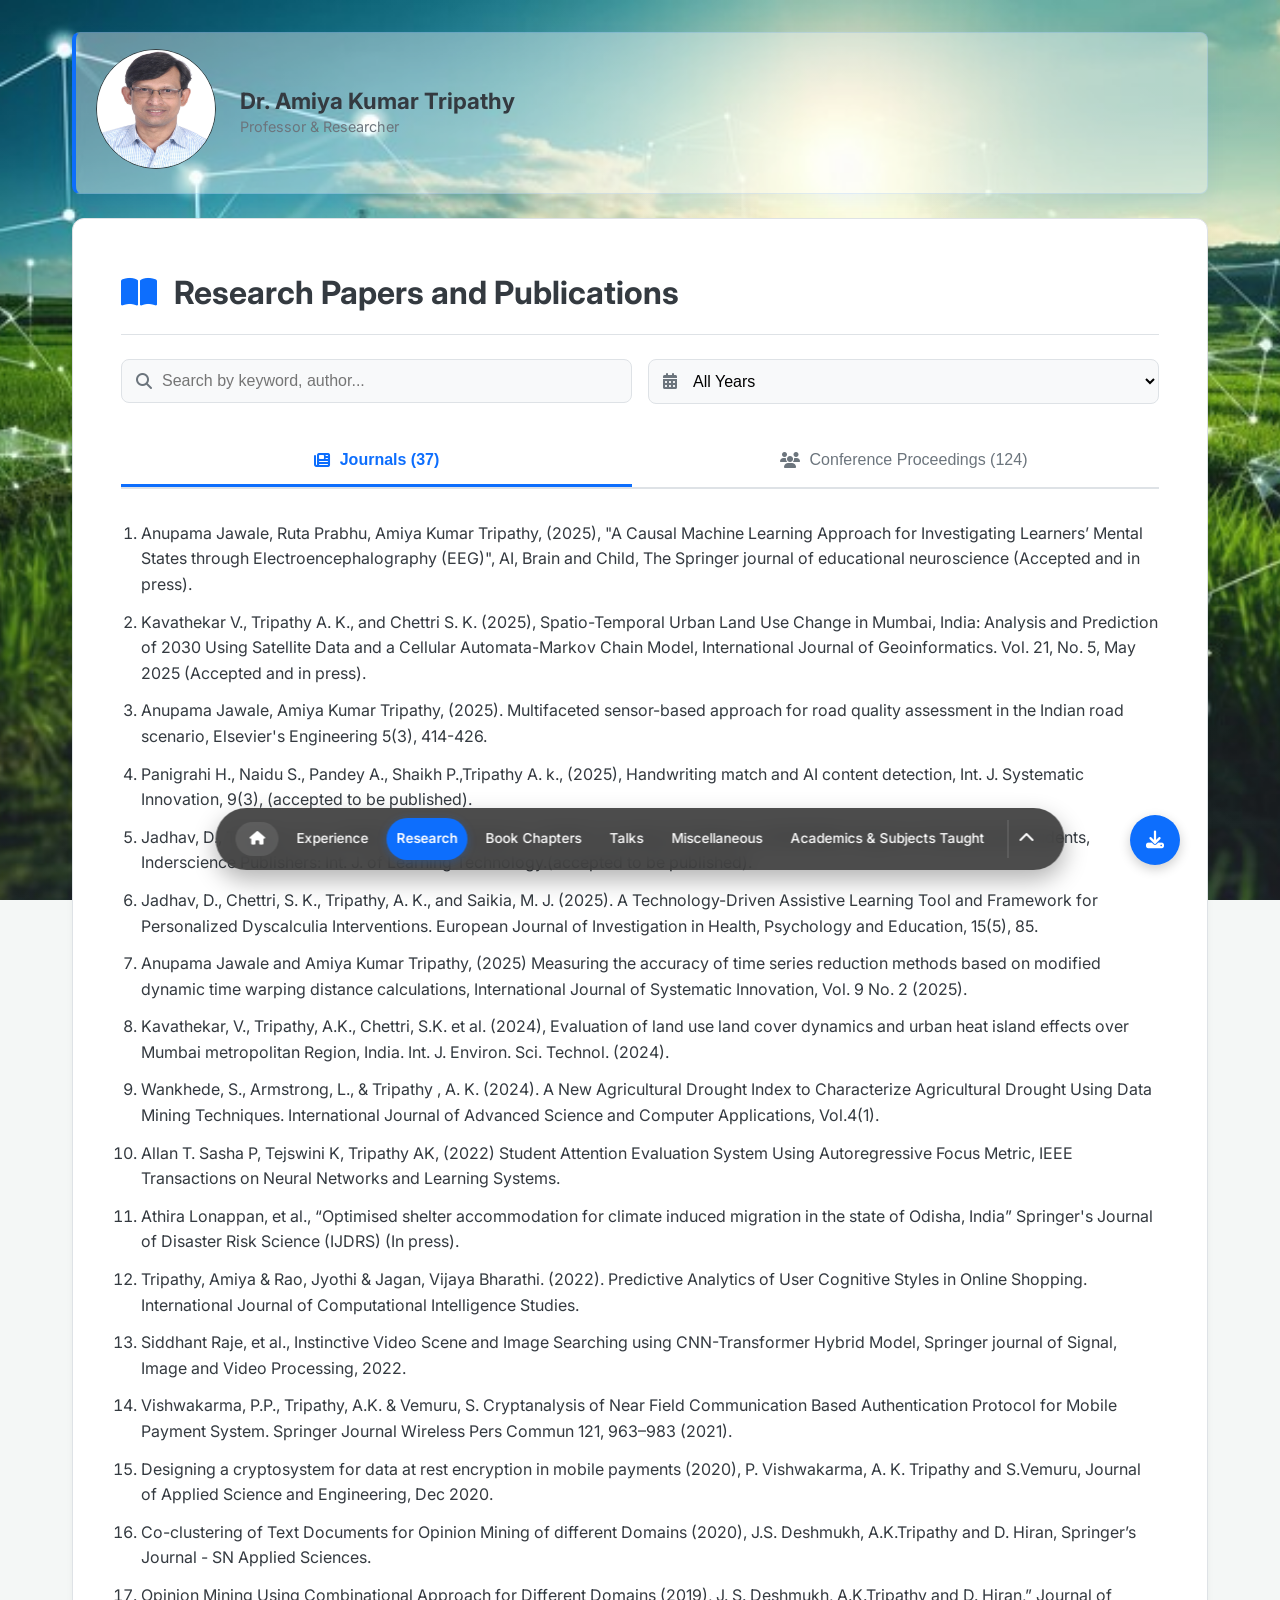
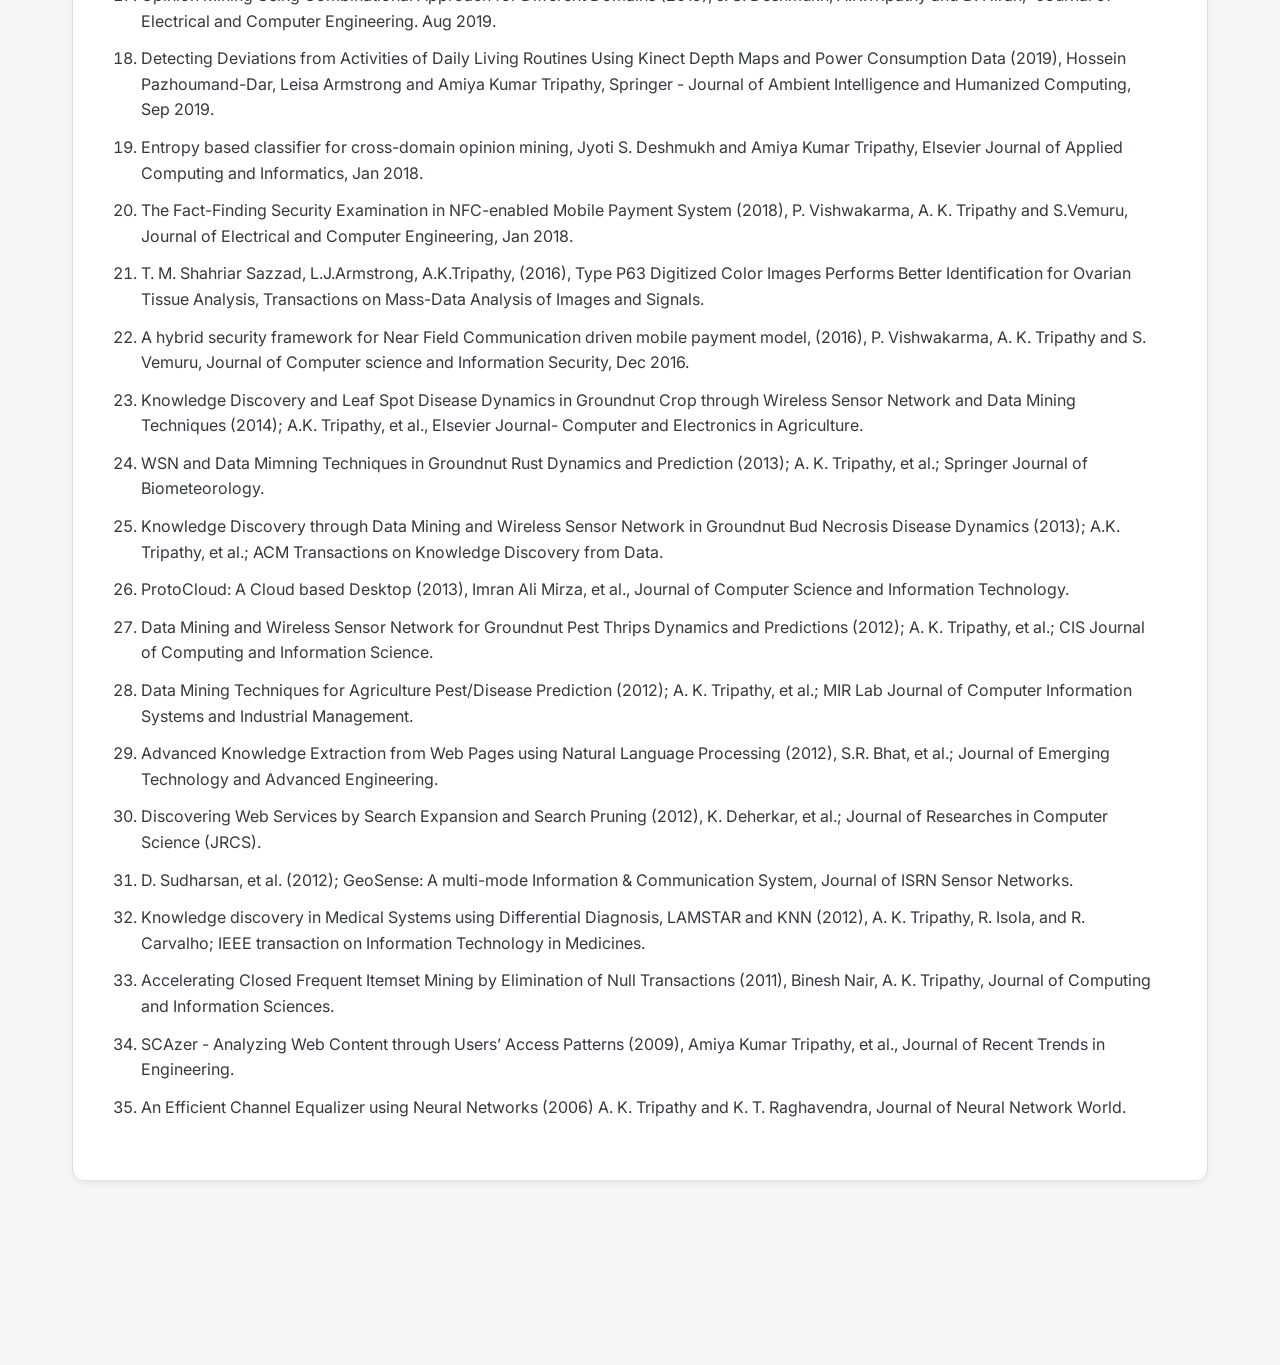
<file: publications.html>
<!doctype html>
<html lang="en">
  <head>
    <meta charset="UTF-8" />
    <meta name="viewport" content="width=device-width, initial-scale=1.0" />
    <title>Publications | Dr. Amiya Kumar Tripathy</title>
    <link rel="preconnect" href="https://fonts.googleapis.com" />
    <link rel="preconnect" href="https://fonts.gstatic.com" crossorigin />
    <link
      href="https://fonts.googleapis.com/css2?family=Inter:wght@300;400;600;700&display=swap"
      rel="stylesheet"
    />
    <link
      rel="stylesheet"
      href="https://cdnjs.cloudflare.com/ajax/libs/font-awesome/6.4.2/css/all.min.css"
    />
    <link rel="stylesheet" href="style.css" />
  </head>
  <body>
    <main class="main-content">
      <div class="compact-header bg-soft">
        <a href="index.html">
          <img
            src="Amiya-Tripathy-min.jpg"
            alt="Dr. Tripathy"
            class="mini-profile-img"
          />
        </a>
        <div class="header-info">
          <h2><a href="index.html">Dr. Amiya Kumar Tripathy</a></h2>
          <p>Professor & Researcher</p>
        </div>
      </div>

      <section class="content-card">
        <h1>
          <i class="fas fa-book-open"></i> Research Papers and Publications
        </h1>

        <div class="filter-controls">
          <div class="search-wrapper">
            <i class="fas fa-search"></i>
            <input
              type="text"
              id="publicationSearch"
              placeholder="Search by keyword, author..."
            />
          </div>
          <div class="year-filter-wrapper">
            <i class="fas fa-calendar-alt"></i>
            <select id="yearFilter">
              <option value="all">All Years</option>
              <option value="2025">2025</option>
              <option value="2024">2024</option>
              <option value="2023">2023</option>
              <option value="2022">2022</option>
              <option value="2021">2021</option>
              <option value="2020">2020</option>
              <option value="2019">2019</option>
              <option value="2018">2018</option>
              <option value="2017">2017</option>
              <option value="2016">2016</option>
              <option value="2015">2015</option>
              <option value="2014">2014</option>
              <option value="2013">2013</option>
              <option value="2012">2012</option>
              <option value="2011">2011</option>
              <option value="2010">2010</option>
              <option value="2009">2009</option>
              <option value="2008">2008</option>
              <option value="2007">2007</option>
              <option value="2006">2006</option>
              <option value="2005">2005</option>
              <option value="2004">2004</option>
            </select>
          </div>
        </div>

        <div class="tabs">
          <button class="tab-link active" onclick="openTab(event, 'journals')">
            <i class="fas fa-newspaper"></i> Journals (37)
          </button>
          <button class="tab-link" onclick="openTab(event, 'conferences')">
            <i class="fas fa-users"></i> Conference Proceedings (124)
          </button>
        </div>

        <div id="journals" class="tab-content" style="display: block">
          <ol class="publication-list">
            <li data-year="2025">
              Anupama Jawale, Ruta Prabhu, Amiya Kumar Tripathy, (2025), "A
              Causal Machine Learning Approach for Investigating Learners’
              Mental States through Electroencephalography (EEG)", AI, Brain and
              Child, The Springer journal of educational neuroscience (Accepted
              and in press).
            </li>
            <li data-year="2025">
              Kavathekar V., Tripathy A. K., and Chettri S. K. (2025),
              Spatio-Temporal Urban Land Use Change in Mumbai, India: Analysis
              and Prediction of 2030 Using Satellite Data and a Cellular
              Automata-Markov Chain Model, International Journal of
              Geoinformatics. Vol. 21, No. 5, May 2025 (Accepted and in press).
            </li>
            <li data-year="2025">
              Anupama Jawale, Amiya Kumar Tripathy, (2025). Multifaceted
              sensor-based approach for road quality assessment in the Indian
              road scenario, Elsevier's Engineering 5(3), 414-426.
            </li>
            <li data-year="2025">
              Panigrahi H., Naidu S., Pandey A., Shaikh P.,Tripathy A. k.,
              (2025), Handwriting match and AI content detection, Int. J.
              Systematic Innovation, 9(3), (accepted to be published).
            </li>
            <li data-year="2025">
              Jadhav, D., Tripathy, A. K., Chettri, S. K., and Ghate O., (2025),
              Counting Confidence: EDSENSE’s Impact on Dyscalculia Students,
              Inderscience Publishers: Int. J. of Learning Technology.(accepted
              to be published).
            </li>
            <li data-year="2025">
              Jadhav, D., Chettri, S. K., Tripathy, A. K., and Saikia, M. J.
              (2025). A Technology-Driven Assistive Learning Tool and Framework
              for Personalized Dyscalculia Interventions. European Journal of
              Investigation in Health, Psychology and Education, 15(5), 85.
            </li>
            <li data-year="2025">
              Anupama Jawale and Amiya Kumar Tripathy, (2025) Measuring the
              accuracy of time series reduction methods based on modified
              dynamic time warping distance calculations, International Journal
              of Systematic Innovation, Vol. 9 No. 2 (2025).
            </li>
            <li data-year="2024">
              Kavathekar, V., Tripathy, A.K., Chettri, S.K. et al. (2024),
              Evaluation of land use land cover dynamics and urban heat island
              effects over Mumbai metropolitan Region, India. Int. J. Environ.
              Sci. Technol. (2024).
            </li>
            <li data-year="2024">
              Wankhede, S., Armstrong, L., & Tripathy , A. K. (2024). A New
              Agricultural Drought Index to Characterize Agricultural Drought
              Using Data Mining Techniques. International Journal of Advanced
              Science and Computer Applications, Vol.4(1).
            </li>
            <li data-year="2022">
              Allan T. Sasha P, Tejswini K, Tripathy AK, (2022) Student
              Attention Evaluation System Using Autoregressive Focus Metric,
              IEEE Transactions on Neural Networks and Learning Systems.
            </li>
            <li data-year="2022">
              Athira Lonappan, et al., “Optimised shelter accommodation for
              climate induced migration in the state of Odisha, India”
              Springer's Journal of Disaster Risk Science (IJDRS) (In press).
            </li>
            <li data-year="2022">
              Tripathy, Amiya & Rao, Jyothi & Jagan, Vijaya Bharathi. (2022).
              Predictive Analytics of User Cognitive Styles in Online Shopping.
              International Journal of Computational Intelligence Studies.
            </li>
            <li data-year="2022">
              Siddhant Raje, et al., Instinctive Video Scene and Image Searching
              using CNN-Transformer Hybrid Model, Springer journal of Signal,
              Image and Video Processing, 2022.
            </li>
            <li data-year="2021">
              Vishwakarma, P.P., Tripathy, A.K. & Vemuru, S. Cryptanalysis of
              Near Field Communication Based Authentication Protocol for Mobile
              Payment System. Springer Journal Wireless Pers Commun 121, 963–983
              (2021).
            </li>
            <li data-year="2020">
              Designing a cryptosystem for data at rest encryption in mobile
              payments (2020), P. Vishwakarma, A. K. Tripathy and S.Vemuru,
              Journal of Applied Science and Engineering, Dec 2020.
            </li>
            <li data-year="2020">
              Co-clustering of Text Documents for Opinion Mining of different
              Domains (2020), J.S. Deshmukh, A.K.Tripathy and D. Hiran,
              Springer’s Journal - SN Applied Sciences.
            </li>
            <li data-year="2019">
              Opinion Mining Using Combinational Approach for Different Domains
              (2019), J. S. Deshmukh, A.K.Tripathy and D. Hiran,” Journal of
              Electrical and Computer Engineering. Aug 2019.
            </li>
            <li data-year="2019">
              Detecting Deviations from Activities of Daily Living Routines
              Using Kinect Depth Maps and Power Consumption Data (2019), Hossein
              Pazhoumand-Dar, Leisa Armstrong and Amiya Kumar Tripathy, Springer
              - Journal of Ambient Intelligence and Humanized Computing, Sep
              2019.
            </li>
            <li data-year="2018">
              Entropy based classifier for cross-domain opinion mining, Jyoti S.
              Deshmukh and Amiya Kumar Tripathy, Elsevier Journal of Applied
              Computing and Informatics, Jan 2018.
            </li>
            <li data-year="2018">
              The Fact-Finding Security Examination in NFC-enabled Mobile
              Payment System (2018), P. Vishwakarma, A. K. Tripathy and
              S.Vemuru, Journal of Electrical and Computer Engineering, Jan
              2018.
            </li>
            <li data-year="2016">
              T. M. Shahriar Sazzad, L.J.Armstrong, A.K.Tripathy, (2016), Type
              P63 Digitized Color Images Performs Better Identification for
              Ovarian Tissue Analysis, Transactions on Mass-Data Analysis of
              Images and Signals.
            </li>
            <li data-year="2016">
              A hybrid security framework for Near Field Communication driven
              mobile payment model, (2016), P. Vishwakarma, A. K. Tripathy and
              S. Vemuru, Journal of Computer science and Information Security,
              Dec 2016.
            </li>
            <li data-year="2014">
              Knowledge Discovery and Leaf Spot Disease Dynamics in Groundnut
              Crop through Wireless Sensor Network and Data Mining Techniques
              (2014); A.K. Tripathy, et al., Elsevier Journal- Computer and
              Electronics in Agriculture.
            </li>
            <li data-year="2013">
              WSN and Data Mimning Techniques in Groundnut Rust Dynamics and
              Prediction (2013); A. K. Tripathy, et al.; Springer Journal of
              Biometeorology.
            </li>
            <li data-year="2013">
              Knowledge Discovery through Data Mining and Wireless Sensor
              Network in Groundnut Bud Necrosis Disease Dynamics (2013); A.K.
              Tripathy, et al.; ACM Transactions on Knowledge Discovery from
              Data.
            </li>
            <li data-year="2013">
              ProtoCloud: A Cloud based Desktop (2013), Imran Ali Mirza, et al.,
              Journal of Computer Science and Information Technology.
            </li>
            <li data-year="2012">
              Data Mining and Wireless Sensor Network for Groundnut Pest Thrips
              Dynamics and Predictions (2012); A. K. Tripathy, et al.; CIS
              Journal of Computing and Information Science.
            </li>
            <li data-year="2012">
              Data Mining Techniques for Agriculture Pest/Disease Prediction
              (2012); A. K. Tripathy, et al.; MIR Lab Journal of Computer
              Information Systems and Industrial Management.
            </li>
            <li data-year="2012">
              Advanced Knowledge Extraction from Web Pages using Natural
              Language Processing (2012), S.R. Bhat, et al.; Journal of Emerging
              Technology and Advanced Engineering.
            </li>
            <li data-year="2012">
              Discovering Web Services by Search Expansion and Search Pruning
              (2012), K. Deherkar, et al.; Journal of Researches in Computer
              Science (JRCS).
            </li>
            <li data-year="2012">
              D. Sudharsan, et al. (2012); GeoSense: A multi-mode Information &
              Communication System, Journal of ISRN Sensor Networks.
            </li>
            <li data-year="2012">
              Knowledge discovery in Medical Systems using Differential
              Diagnosis, LAMSTAR and KNN (2012), A. K. Tripathy, R. Isola, and
              R. Carvalho; IEEE transaction on Information Technology in
              Medicines.
            </li>
            <li data-year="2011">
              Accelerating Closed Frequent Itemset Mining by Elimination of Null
              Transactions (2011), Binesh Nair, A. K. Tripathy, Journal of
              Computing and Information Sciences.
            </li>
            <li data-year="2009">
              SCAzer - Analyzing Web Content through Users’ Access Patterns
              (2009), Amiya Kumar Tripathy, et al., Journal of Recent Trends in
              Engineering.
            </li>
            <li data-year="2006">
              An Efficient Channel Equalizer using Neural Networks (2006) A. K.
              Tripathy and K. T. Raghavendra, Journal of Neural Network World.
            </li>
          </ol>
        </div>

        <div id="conferences" class="tab-content">
          <ol class="publication-list">
            <li data-year="2025">
              Archana Salaskar and Amiya Kumar Tripathy, (2025), Transforming
              Crop Analytics through High Throughput Drone imagery in Climate
              Smart Agriculture, SCOPUS Indexed 4th International Conference on
              Advances in Data-driven Computing and Intelligent Systems (ADCIS
              2025), September 15-16, 2025, Bengaluru, India.
            </li>
            <li data-year="2025">
              A. Salaskar and A. Tripathy, "Multi-Input Deep Neural Network for
              Simultaneous Yield, Maturity, and Protein Prediction in Crops,"
              2025 5th Asian IEEE Conference on Innovation in Technology
              (ASIANCON), PIMPRI, India, 2025, pp. 1-6, doi:
              10.1109/ASIANCON66527.2025.11281190.
            </li>
            <li data-year="2025">
              Saritha K. and Amiya Kumar Tripathy, (2025), Granulated Ensemble
              CNN for Multi-Object Deepfake Detection and Analysis, SCOPUS
              Indexed 6th International Conference on Data Science and
              Applications (ICDSA 2025), July 16-18, 2025, Jaipur, India.
            </li>
            <li data-year="2025">
              Aniket Gupta, Chris Dsouza, Sarah Pradhan, Amiya Kumar Tripathy,
              and Phiroj Shaik, (2025), EchoCart: Voice based chatbot for
              e-commerce, the 9th International Conference on Smart Trends in
              Computing and Communications (SmartCom 2025), 29-31 January 2025,
              Pune, India.
            </li>
            <li data-year="2024">
              Shaun Rodrigues, Chris Ruzario, Colin Pereira, Amiya Kumar
              Tripathy, (2024), DSS For Hate Speech Detection, 5th International
              Conference on Data Science and Applications (ICDSA 2024), Jaipur,
              India, July 17-19, 2024.
            </li>
            <li data-year="2024">
              V. Kavathekar; A.K. Tripathy; S.K. Chettri; V. Bhanage; M.Z.
              Ansari; L. Babu A. Joshua, "Assessment and Prediction of Urban
              Pollutants and its Influence on Human Health using Deep Learning
              Algorithm," 2024 IEEE 9th International Conference for Convergence
              in Technology (I2CT), Pune, India, 2024, pp. 1-7, doi:
              10.1109/I2CT61223.2024.10543725.
            </li>
            <li data-year="2024">
              A. Jha, A. Alvares, S. Umbare, A. K. Tripathy and S. Shitole,
              "SeaBreeze Study: Exploring Air Quality Dynamics in Western
              Coastal Mumbai," 2024 2nd World Conference on Communication &amp;
              Computing (WCONF), RAIPUR, India, 2024, pp. 1-5, doi:
              10.1109/WCONF61366.2024.10692183.
            </li>
            <li data-year="2024">
              S. Rawat, M. Rodrigues, P. Sheregar, K. A. Wagaskar and A. K.
              Tripathy, "Computer Vision Based Hybrid Classroom Attention
              Monitoring," 2024 IEEE International Conference on Information
              Technology, Electronics and Intelligent Communication Systems
              (ICITEICS), Bangalore, India, 2024, pp. 1-6, doi:
              10.1109/ICITEICS61368.2024.10624965.
            </li>
            <li data-year="2023">
              A. Fernandes, B. Giri, B. Edison and A. K. Tripathy, "Consumer
              Behavioral Segmentation Analysis," 2023 International Conference
              on Advanced Computing Technologies and Applications (ICACTA),
              Mumbai, India, 2023, pp. 1-8, doi:
              10.1109/ICACTA58201.2023.10392997.
            </li>
            <li data-year="2023">
              A. Mane, V. Maurya, C. Mendonca and A. K. Tripathy, "Crowd
              Detection System &amp; Prediction Analysis," 2023 International
              Conference on Advanced Computing Technologies and Applications
              (ICACTA), Mumbai, India, 2023, pp. 1-6, doi:
              10.1109/ICACTA58201.2023.10393153.
            </li>
            <li data-year="2023">
              D. Jadhav, S. K. Chettri, A. K. Tripathy, O. Ghate, R. Chaudhari
              and S. Avhad, "Unlocking Math Potential: EDSense - A Personalized
              Intervention Tool for Children with Dyscalculia," 2023
              International Conference on Advanced Computing Technologies and
              Applications (ICACTA), Mumbai, India, 2023, pp. 1-7, doi:
              10.1109/ICACTA58201.2023.10393795.
            </li>
            <li data-year="2023">
              S. Madkaikar, V. Belhekar, Y. Dharmadhikari and A. K. Tripathy,
              "Generating Textual Video Summaries using Modified Bi-Modal
              Transformer and Whisper Model," 2023 International Conference on
              Advanced Computing Technologies and Applications (ICACTA), Mumbai,
              India, 2023, pp. 1-7, doi: 10.1109/ICACTA58201.2023.10393115.
            </li>
            <li data-year="2023">
              S. Wankhede, L. Armstrong and A. K. Tripathy, "Agricultural
              Drought Forecasting Using NDVI, VCI and Artificial Neural
              Network," 2023 IEEE India Geoscience and Remote Sensing Symposium
              (InGARSS), Bangalore, India, 2023, pp. 1-3, doi:
              10.1109/InGARSS59135.2023.10490414.
            </li>
            <li data-year="2023">
              S. Naidu, A. Pandey, S. Patel, K. Wagaskar, A. K. Tripathy and S.
              Sen, "Flood Location, Management and Solution (FLMS): A Flood
              Prediction and Management System for Kurla," 2023 International
              Conference on Advanced Computing Technologies and Applications
              (ICACTA), Mumbai, India, 2023, pp. 1-6, doi:
              10.1109/ICACTA58201.2023.10392346.
            </li>
            <li data-year="2022">
              A. Jha, M. Purohit, V. Maurya and A. K. Tripathy, "Plant Leaf
              Disease Detection And Classification Based On Machine Learning
              Model," 2022 IEEE Bombay Section Signature Conference (IBSSC),
              Mumbai, India, 2022, pp. 1-5, doi:
              10.1109/IBSSC56953.2022.10037470.
            </li>
            <li data-year="2022">
              A. Lonappan, E. Fernandes, J. Prince, A. K. Tripathy and A. R.
              Nair, "Optimized Shelter Accommodation in Odisha," 2022 IEEE 3rd
              Global Conference for Advancement in Technology (GCAT), Bangalore,
              India, 2022, pp. 1-6, doi: 10.1109/GCAT55367.2022.9971809.
            </li>
            <li data-year="2022">
              G. Joby, H. Cordeiro, M. Anantpurkar and A. K. Tripathy, "CCRNET
              Customer Conversion Rate Network," 2022 IEEE 3rd Global Conference
              for Advancement in Technology (GCAT), Bangalore, India, 2022, pp.
              1-7, doi: 10.1109/GCAT55367.2022.9972152.
            </li>
            <li data-year="2022">
              S. Raje, A. Sarawadekar, P. Nayak and A. K. Tripathy, "Video Scene
              Searching using Modified Bi-Modal Transformer," 2022 IEEE Region
              10 Symposium (TENSYMP), 2022, pp. 1-5, doi:
              10.1109/TENSYMP54529.2022.9864519.
            </li>
            <li data-year="2021">
              N. Raote, M. S. Khan, Z. Siddique, A. K. Tripathy and P. Shaikh,
              "Campus Safety and Hygiene Detection System using Computer
              Vision," 2021 International Conference on Advances in Computing,
              Communication, and Control (ICAC3), 2021, pp. 1-7, doi:
              10.1109/ICAC353642.2021.9697148.
            </li>
            <li data-year="2021">
              H. Gaikwad, N. D'Souza, R. Gupta and A. K. Tripathy, "A
              Blockchain-Based Verification System for Academic Certificates,"
              2021 International Conference on System, Computation, Automation
              and Networking (ICSCAN), 2021, pp. 1-6, doi:
              10.1109/ICSCAN53069.2021.9526377.
            </li>
            <li data-year="2020">
              Smart Shopping System with Android Application and Integrated
              Billing (2020), R. Abreo, B. Dsouza, H. Patil, D. Varghese and A.
              K. Tripathy, International Conference on Recent Advances in
              Computational Techniques (E-ICRACT 2020), Navi Mumbai, 26-27 June
              2020.
            </li>
            <li data-year="2020">
              Classroom Lecture Attention Analysis framework (2020), H.
              Saldanha, R. Mendes, D. Eluvathingal and A. K. Tripathy, (E-ICRACT
              2020), Navi Mumbai, 26-27 June 2020.
            </li>
            <li data-year="2020">
              Remote Sensor Networks for Chilli Crop Disease Prediction Using
              Thermal Image Processing Techniques (2020), D. Varghese, S. Syed,
              A. K. Tripathy, 3rd IEEE, International Conference on
              Communication System, Computing and IT Applications (CSCITA 2020),
              April 3-4, 2020, Mumbai, India.
            </li>
            <li data-year="2020">
              A Crowd Density Estimation Approach Using GPS Mobility for Its
              Dynamics and Predictions (2020), A. K Tripathy, V. Sundaram, A.
              Pawar and R. Deshmukh, 3rd IEEE, International Conference on
              Communication System, Computing and IT Applications (CSCITA 2020),
              April 3-4, 2020, Mumbai, India.
            </li>
            <li data-year="2020">
              Safety App: Crime Prediction Using GIS, (2020), S.B. Dcruz, A.
              Deshmukh, S. Banka, S. Shaikh and A. K Tripathy, 3rd IEEE,
              International Conference on Communication System, Computing and IT
              Applications (CSCITA 2020), April 3-4, 2020, Mumbai, India.
            </li>
            <li data-year="2020">
              Fraud Detection in NFC-enabled Mobile Payments: A Comparative
              Analysis (2020), P. Vishwakarma, A. K. Tripathy and S. Vemuru,
              International Conference on Evolutionary Computing and Mobile
              Sustainable Networks (ICECMSN 2020), February 20-21, 2020,
              Bangalore, India.
            </li>
            <li data-year="2020">
              Crowdsourcing for Urban Laborers and Time Optimization (2020),
              Nihit Natu, Ayush Gupta, Viraj Mahadik and Amiya Kumar Tripathy,
              Second International Conference on Advance Computing and
              Application (ICACTA 2020), Springer-LNCS, Mumbai, 28-29 February
              2020.
            </li>
            <li data-year="2019">
              A Resource Effective Approach for Distributed Machine Learning
              over a Local Network (2019), A. Iyer, H.S. Khurana, I. Maria and
              A. K. Tripathy, the 6th IEEE International Conference on Advances
              in Computing, Communication and Control (ICAC3 19), Mumbai, India,
              pp. 1-5, December 20-21, 2019.
            </li>
            <li data-year="2019">
              Social Inputs Analysis Targeting an Individual and Group, P.
              Salian, D. Kayande and A. K. Tripathy, International Conference on
              Wireless Communication, 1ICWiCOM 2019, Mumbai, India, 11-12
              October 2019.
            </li>
            <li data-year="2019">
              Parallel Processing of Frequent Itemset based on MapReduce
              Programming Model (2019), Rajshree A. Deshmukh, Bharathi H. N.,
              Amiya K. Tripathy, 5th IEEE International Conference on Computing,
              Communication, Control And Automation (ICCUBEA 2019), Pune, 19-21
              September 2019. (Awarded Best Paper)
            </li>
            <li data-year="2019">
              Optimizing Nutrition using Machine Learning Algorithms – a
              Comparative Analysis, A. Khan, S. Despande and A K Tripathy, 3rd
              Biennial International Conference on Nascent Technologies in
              Engineering (ICNTE 2019), Vashi, Navi Mumbai, 4-5 January 2019.
            </li>
            <li data-year="2019">
              Crime Anatomization Using QGIS, N. Joshi, S. Shaikh and A.K.
              Tripathy, 5th IEEE International Conference for Convergence in
              Technology (I2CT 2019), Pune, India, 29-31 March 2019.
            </li>
            <li data-year="2019">
              School Mapping using Geographic Information System, V. Kavathekar,
              J. Baikerikar, A. K. Tripathy and J. Shah, 5th IEEE International
              Conference for Convergence in Technology (I2CT 2019), Pune, India,
              29-31 March 2019.
            </li>
            <li data-year="2018">
              Sensing System for Chili Crop Disease Dynamics &amp; Prediction
              (2018), A. K. Tripathy, S. F. Syed and D. Varghese, AFITA/WCCA
              2018 Proceeding in Research Frontier in Precision Agriculture, IIT
              Bombay, Mumbai, 24-26 October 2018, Pp. 28-31.
            </li>
            <li data-year="2018">
              Click Stream Analysis in e-Commerce Websites-a Framework (2018),
              A. Vijaya Bharathi, Jyothi M. Rao, Amiya K. Tripathy, 4th
              International Conference on Computing, Communication, Control And
              Automation (ICCUBEA 2018), Pune, 16-18 August 2018.
            </li>
            <li data-year="2018">
              Near Real Time – Sensing System for Hydroponics based Urban
              Farming (2018), Naru Jai, Balaji Dontha, Amiya Tripathy, S.S.
              Mande, 3rd IEEE International Conference For Convergence in
              Technology, Pune, 7-8 April 2018.
            </li>
            <li data-year="2018">
              Gesture Aided Speech for Deaf and Mute (2018), D. Jadav and A. K.
              Tripathy, 3rd IEEE International Conference For Convergence in
              Technology, Pune, 7-8 April 2018.
            </li>
            <li data-year="2018">
              A Layered Approach to Fraud Analytics for NFC-Enabled Mobile
              Payment System (2018), P. Vishwakarma, A. K. Tripathy and S.
              Vemuru, The 14th International Conference on Distributed Computing
              and Internet Technology (ICDCIT-2018), Springer LNCS 10722, pp.
              127–131, Bhubaneswar, India, January 11-13, 2018.
            </li>
            <li data-year="2017">
              Intelligent AgriTrade to Abet Indian Farming (2017), K. Wagaskar,
              A. K. Tripathy, N. Joshi, G. Datar, S. Singhvi and R. Paul, 7th
              World Congress on Information and Communication Technologies (WICT
              2017), Delhi, India, December 14-16, 2017.
            </li>
            <li data-year="2017">
              Monitoring chili crop and Gray mould disease analysis through
              wireless sensor network (2017), S. Shaikh, A. K. Tripathy, G.
              Gill, A. Gupta, R. Hegde, 7th World Congress on Information and
              Communication Technologies (WICT 2017), Delhi, India, December
              14-16, 2017.
            </li>
            <li data-year="2017">
              Employ…able A Tool to achieve 7E's of Employability (2017), K.
              Wagaskar, A. K. Tripathy, K. Chauhan, A. Malaji, D. Yadav, 6th
              International Conference on Advances in Computing, Communication
              and Information, ICACCI 2017, 13-17 September 2017, Manipal,
              India.
            </li>
            <li data-year="2017">
              Computer Assist for Paralyzed using Electroencephalogram (2017),
              Sejal Chopra, Kalpita Wagaskar, Amiya Kumar Tripathy, Akash Gund,
              Bronson Mendonca, Siddhant Reddy, IEEE International Conference on
              Computing, Communication, Control And Automation 2017, 17-18
              August 2017, Pune, India.
            </li>
            <li data-year="2017">
              Cryptosystem: Securing Data at Rest in Mobile Payment System
              (2017), Pinki Vishwakarma, Amiya Kumar Tripathy, V. Srikanth, IEEE
              International Conference on Computing, Communication, Control And
              Automation 2017, 17-18 August 2017, Pune, India.
            </li>
            <li data-year="2017">
              Shahriar Sazzad T. M., Armstrong L. J., Tripathy A.K. (2017), An
              Automated Ovarian Tissue Detection Approach using Type P63 Counter
              stained Images to minimize pathology expert's observation
              variability, Multi Conference on Computer Science and Information
              Systems (MCCSIS) 2017, Proceeding of International Conferences
              Computer Graphics, Visualization, Computer Vision and Image
              Processing 2017, Lisbon, Portugal, Pp. 124-130, 20-23 July, 2017.
            </li>
            <li data-year="2017">
              Study of Psychological Test Sampling and its impact on Students
              Career Choice Alternative, Sneha Shreedhar, Kalpita Ajinkya
              Wagaskar, Amiya Kumar Tripathy, 2017 International Conference on
              Intelligent Computing and Control (I2C2), 23-24 June 2017,
              Coimbatore.
            </li>
            <li data-year="2017">
              Endorse Your Brand: Self Development Tool for Agile Employment
              (2017), Spencer Kinny, Kalpita Wagaskar and Amiya Kumar Tripathy,
              2nd International Conference on "Communication System, Computing
              and IT Applications 2017" (CSCITA 2017), Mumbai, India, 7-8 April,
              2017, EI-indexed IEEE eXplore.
            </li>
            <li data-year="2017">
              Intelligent and Predictive Page Replacement System (2017), Amiya
              Kumar Tripathy and Rahul R. Divekar, International Conference on
              Communication Computing &amp; Virtualization 2017, Mumbai, India,
              February 24-25, 2017, Pp. 127-138.
            </li>
            <li data-year="2017">
              Text Classification using Semi-supervised Approach for Multi
              Domain (2017), Jyoti S. Deshmukh and Amiya Kumar Tripathy, 2nd
              Biennial international Conference on Nascent Technologies in
              Engineering (ICNTE 2017), Navi Mumbai (INDIA), January 27-28,
              2017, EI-indexed IEEE eXplore. (Awarded Best Paper)
            </li>
            <li data-year="2017">
              Brain Computer Interface and Electro Stimulation of Muscles to
              Assist Paralyzed Patients in Limited Movement of Hands (2017),
              Sejal Chopra, Amiya Kumar Tripathy, Aaron Alphonso, Milson
              Carvalho, Christi Sancia, 2nd Biennial international Conference on
              Nascent Technologies in Engineering (ICNTE 2017), Navi Mumbai
              (INDIA), January 27-28, 2017, EI-indexed IEEE eXplore.
            </li>
            <li data-year="2017">
              A Watershed and Equity Based Water Distribution For Villages In
              Chikotra Valley (2017), Priyanka Uttekar, Manish Gowardipe, Jeffin
              Devasia, N L Sarda, Jitendra Shah, Amiya Kumar Tripathy, Bharat
              Patil and Mohan Pati, International Conference on Technological
              Advances in Climate-smart Agriculture and Sustainability, Pp.
              252-255, Nanded, 16-18 January 2017.
            </li>
            <li data-year="2016">
              T. M. Shahriar Sazzad, L. J. Armstrong and A. K. Tripathy, "An
              automated ovarian tissue detection approach using type P63
              non-counter stained images to minimize pathology experts
              observation variability," 2016 IEEE EMBS Conference on Biomedical
              Engineering and Sciences (IECBES), Kuala Lumpur, 5-7 December
              2016, pp. 155-159, doi: 10.1109/IECBES.2016.7843434.
            </li>
            <li data-year="2016">
              T. M. S. Sazzad, L. J. Armstrong and A. K. Tripathy, "Type P63
              digitized color images performs better identification for ovarian
              reproductive tissue analysis," 2016 IEEE 2nd International Image
              Processing, Applications and Systems (IPAS), Hammamet, Tunisia,
              November 4-7, 2016, pp. 1-6, doi: 10.1109/IPAS.2016.7880069.
            </li>
            <li data-year="2016">
              Detection of Ovarian Tissues Using Histopathology Type P63
              Digitized Color Image Analysis, T. M. Shahriar Sazzad, L. J.
              Armstrong and A. K. Tripathy, The 38th Annual International
              Conference of the IEEE Engineering in Medicine and Biology Society
              (EMBC'16), 20-23 July 2016, Lisbon, Portugal.
            </li>
            <li data-year="2016">
              A Comprehensive Analysis and Review: Automated Ovarian Tissue
              Detection Using Type P63 Pathology Color Images, T. M. S. Sazzad,
              L. J. Armstrong and A. K. Tripathy, the 13th International Joint
              Conference on Computer Science and Software Engineering,
              JCSSE2016, 13-15 July 2016, Khon Kaen, Thailand.
            </li>
            <li data-year="2016">
              Rice Crop Yield Prediction in India using Support Vector Machines,
              N. Gandhi, L. J. Armstrong, O. Petkar, A. K. Tripathy, the 13th
              International Joint Conference on Computer Science and Software
              Engineering, JCSSE2016, 13-15 July 2016, Khon Kaen, Thailand.
            </li>
            <li data-year="2016">
              Shahriar Sazzad T. M., Armstrong L. J., Tripathy A.K. (2016), "A
              Comparative Study of Computerized Approaches for Type P63 Ovarian
              Tissues Using Histopathology Digitized Color Images," 10th
              International Conference on Computer Graphics, Visualization,
              Computer Vision and Image Processing (CGVCVIP 2016), Madeira,
              Portugal, Pp. 187-194, July 1-4, 2016.
            </li>
            <li data-year="2016">
              T. M. Shahriar Sazzad, L. J. Armstrong, A. K. Tripathy, (2016),
              Type P63 Digitized Color Images Performs Better Identification for
              Ovarian Tissue Analysis, International Conference on Mass Data
              Analysis of Images and Signals (MDA), New York, USA, July 9-12,
              2016, Pp. 48-58.
            </li>
            <li data-year="2016">
              Shahriar Sazzad T. M., Armstrong L. J., Tripathy A.K. (2016), "A
              Comprehensive Analysis: Automated Ovarian Tissue Detection Using
              Type P63 Pathology Color Images," International Conference on
              Machine Learning and Data Mining (MLDM), New York, USA, July
              16-21, 2016, Lecture Notes in Computer Science, vol 9729, pp
              714-727, Springer, Cham. doi: 10.1007/978-3-319-41920-6_54.
            </li>
            <li data-year="2016">
              Type P63 Digitized Color Images Performs Better Identification
              than Other Stains for Ovarian Tissue Analysis, T. M. Shahriar
              Sazzad, L. J. Armstrong and A. K. Tripathy, 20th International
              Conference Information Visualisation (IV), 19-22 July 2016,
              Universidade NOVA de Lisboa, Lisbon, Portugal, IEEE indexed.
            </li>
            <li data-year="2016">
              Type P63 Digitized Color Images Performs Better Identification
              than Other Stains for Ovarian Tissue Analysis, T. M. Shahriar
              Sazzad, L. J. Armstrong and A. K. Tripathy, 9th International
              Conference on Articulated Motion and Deformable Objects (AMDO
              2016), 13-15 July 2016, Palma de Mallorca, Spain, Springer LNCS
              Vol. 9756, Pp. 44-54.
            </li>
            <li data-year="2016">
              Mining Multi Domain Text Reviews Using Semi-Supervised Approach,
              J. S. Deshmukh and A. K. Tripathy, 2nd IEEE International
              Conference on Engineering and Technology (ICETECH-2016), 17-18
              March 2016, pp. 788-791, Coimbatore, India, EI-indexed IEEE
              eXplore. (Awarded Best Paper)
            </li>
            <li data-year="2016">
              T. M. Shahriar Sazzad, L. J. Armstrong and A. K. Tripathy, (2016),
              "An automated approach to detect human ovarian tissues using type
              P63 counter stained histopathology digitized color images," 2016
              IEEE-EMBS International Conference on Biomedical and Health
              Informatics (BHI), Las Vegas, NV, USA, 24-27 Feb. 2016, pp. 25-28,
              doi: 10.1109/BHI.2016.7455826.
            </li>
            <li data-year="2015">
              Agricloud: a Boon to Indian Farming, A. K. Tripathy, K. Wagaskar,
              G. Datar, S. Singhvi, R. Paul, International Conference on Climate
              Change &amp; Sustainability, (IC3S-2015), December 21-23, 2015,
              Mumbai, India.
            </li>
            <li data-year="2015">
              T. M. Shahriar Sazzad, L. J. Armstrong and A. K. Tripathy, "An
              Automated Detection Process to Detect Ovarian Tissues Using Type
              P63 Digitized Color Images," 2015 IEEE 27th International
              Conference on Tools with Artificial Intelligence (ICTAI), Vietri
              sul Mare, Italy, 9-11 Nov. 2015, pp. 278-285, doi:
              10.1109/ICTAI.2015.51.
            </li>
            <li data-year="2015">
              Large Scale Behavioral Targeting using Course Management System,
              P. J. Kannukadan, M. G. Hadawale, A. M. Kadam, K. Deherkar, A. K.
              Tripathy, 2015 International Conference on Technology for
              Sustainable Development (ICTSD-2015), February 4-6, 2015, Mumbai,
              India, EI-indexed IEEE eXplore.
            </li>
            <li data-year="2015">
              Detection of Adverse Drug Events through Data Mining Techniques,
              Amiya Kumar Tripathy, Nilakshi Joshi, Harshal Kale, Mario Durando,
              Loyal Carvalho, 2015 International Conference on Technology for
              Sustainable Development (ICTSD-2015), February 4-6, 2015, Mumbai,
              India, EI-indexed IEEE eXplore.
            </li>
            <li data-year="2015">
              Near Real Time Vehicle Tracking Using GIS, Nilakshi Joshi, Amiya
              Kumar Tripathy, Suryakant Sawant, Tanvi Patel, Sailee Waghmare,
              Blessy Clusher, 2015 International Conference on Technology for
              Sustainable Development (ICTSD-2015), February 4-6, 2015, Mumbai,
              India, EI-indexed IEEE eXplore.
            </li>
            <li data-year="2015">
              Mind-Controlled Wheelchair using an EEG Headset and Arduino
              Microcontroller, Imran Ali Mirza, Amiya Tripathy, Sejal Chopra,
              Michelle D'Sa, Kartik Rajagopalan, Alson D'Souza, Nikhil Sharma,
              2015 International Conference on Technology for Sustainable
              Development (ICTSD-2015), February 4-6, 2015, Mumbai, India,
              EI-indexed IEEE eXplore.
            </li>
            <li data-year="2015">
              Forecast of Malaria in Rural Area Using Satellite Imagery and GIS,
              Nilakshi Joshi, Amiya Kumar Tripathy, Chrisyl D'souza, Pamela
              Mathias, Kevin Joseph, 2015 International Conference on Technology
              for Sustainable Development (ICTSD-2015), February 4-6, 2015,
              Mumbai, India, EI-indexed IEEE eXplore.
            </li>
            <li data-year="2015">
              Pressure Surge Analysis In Pump Systems, Amiya Kumar Tripathy,
              Prasanna Nambiar, Aaron Pereira, Sammy D'souza, Larsen Rodrigues,
              Aaron D'souza, Bradley D'souza, Bosco D'mello, 2015 International
              Conference on Technology for Sustainable Development (ICTSD-2015),
              February 4-6, 2015, Mumbai, India, EI-indexed IEEE eXplore.
            </li>
            <li data-year="2015">
              Wi Lights - A Wireless Solution To Control Headlight Intensity,
              Amiya Kumar Tripathy, Deepali Kayande, Joel George, Jerome John,
              Bejoy Jose, 2015 International Conference on Technology for
              Sustainable Development (ICTSD-2015), February 4-6, 2015, Mumbai,
              India, EI-indexed IEEE eXplore.
            </li>
            <li data-year="2015">
              Mobile Based Healthcare Management using Artificial Intelligence,
              Amiya Kumar Tripathy, Rebeck Carvalho, Keshav Pawaskar, Suraj
              Yadav, Vijay Yadav, 2015 International Conference on Technology
              for Sustainable Development (ICTSD-2015), February 4-6, 2015,
              Mumbai, India, EI-indexed IEEE eXplore.
            </li>
            <li data-year="2015">
              Finger Braille: Tactile Communication For Differently Abled, Amiya
              Kumar Tripathy, Michelle D'Sa, Roweena Alva, Jonita Fernandes, Ann
              Lisa Joseph, 2015 International Conference on Technology for
              Sustainable Development (ICTSD-2015), February 4-6, 2015, Mumbai,
              India, EI-indexed IEEE eXplore.
            </li>
            <li data-year="2015">
              Open source hardware based automated gardening system using
              low-cost soil moisture sensor, A. K. Tripathy, A. Vichare, R. R.
              Pereira, V. D. Pereira, J. A. Rodrigues, 2015 International
              Conference on Technology for Sustainable Development (ICTSD-2015),
              February 4-6, 2015, Mumbai, India, EI-indexed IEEE eXplore.
            </li>
            <li data-year="2015">
              Travolution - An Embedded System in Passenger Car for Road Safety,
              Amiya Kumar Tripathy, Sejal Chopra, Samantha Bosco, Srinidhi
              Shetty, Firdos Sayyed, 2015 International Conference on Technology
              for Sustainable Development (ICTSD-2015), February 4-6, 2015,
              Mumbai, India, EI-indexed IEEE eXplore.
            </li>
            <li data-year="2015">
              Transient Analysis of Water Supply Mains, Amiya Kumar Tripathy,
              Prasanna Nambiar, Derick Melito, Aaron Baptista, Ashley
              Christopher, Piyush Kumar Lodaya, Rahul Ghadigaonkar, Rohan
              Mayekar, 2015 International Conference on Technology for
              Sustainable Development (ICTSD-2015), February 4-6, 2015, Mumbai,
              India, EI-indexed IEEE eXplore.
            </li>
            <li data-year="2015">
              MediAssistEdge – Simplifying Diagnosis Procedure &amp; Improving
              patient doctor connectivity, Amiya Kumar Tripathy, Rebeck
              Carvalho, Ajit Puthenputhussery, Nikita Chhabhaiya, Bijoy Anthony,
              2015 International Conference on Technology for Sustainable
              Development (ICTSD-2015), February 4-6, 2015, Mumbai, India,
              EI-indexed IEEE eXplore.
            </li>
            <li data-year="2015">
              Voice For The Mute, Amiya Kumar Tripathy, Dipti Jadhav, Steffi A.
              Barreto, Daphne Rasquinha, Sonia S. Mathew, 2015 International
              Conference on Technology for Sustainable Development (ICTSD-2015),
              February 4-6, 2015, Mumbai, India, EI-indexed IEEE eXplore.
            </li>
            <li data-year="2015">
              Opinion Mining from User Reviews, Amiya Kumar Tripathy, Revathy
              Sundararajan, Chinmay Deshpande, Pankaj Mishra, Neha Natarajan,
              2015 International Conference on Technology for Sustainable
              Development (ICTSD-2015), February 4-6, 2015, Mumbai, India.
            </li>
            <li data-year="2015">
              Personalized Recommendation Engine Using HADOOP, Uma Sahu, Amiya
              K. Tripathy, Apurva Chitnis, Karen A. Corda, Sharon Rodrigues,
              2015 International Conference on Technology for Sustainable
              Development (ICTSD-2015), February 4-6, 2015, Mumbai, India,
              EI-indexed IEEE eXplore.
            </li>
            <li data-year="2015">
              Hot Spot Analysis using NDVI Data for Impact Assessment of
              Watershed Development, Sreedhar Acharya Nallan, Leisa J.
              Armstrong, Amiya Kumar Tripathy, Pardhasaradhi Teluguntla, 2015
              International Conference on Technology for Sustainable Development
              (ICTSD-2015), February 4-6, 2015, Mumbai, India, EI-indexed IEEE
              eXplore.
            </li>
            <li data-year="2014">
              Geospatial data mining for agricultural watershed data (2014);
              Sreedhar Acharya, Leisa Armstrong, Amiya Kumar Tripathy, 9th
              Conference of the Asian Federation for Information Technology in
              Agriculture, AFITA-2014, 29 Sep - 2 Oct 2014, pp. 328-336, Perth,
              Australia.
            </li>
            <li data-year="2014">
              Geospatial data pre-processing on watershed datasets: A GIS
              approach (2014); Sreedhar Acharya, Leisa Armstrong, Amiya Kumar
              Tripathy, 9th Conference of the Asian Federation for Information
              Technology in Agriculture, AFITA-2014, 29 Sep - 2 Oct 2014, Perth,
              Australia.
            </li>
            <li data-year="2014">
              Low Cost Weather Information System, Amiya Kumar Tripathy, Stephen
              Santhmayor, Chirag Jagasia, Tushar Sawant (2014), 9th Conference
              of the Asian Federation for Information Technology in Agriculture,
              AFITA-2014, 29 Sep - 2 Oct 2014, pp. 512-519, Perth, Australia.
            </li>
            <li data-year="2013">
              Data Mining and Wireless Sensor Network for Groundnut Pest/Disease
              Precision Protection (2013); A.K. Tripathy, J. Adinarayana, S.N.
              Merchant, U.B. Desai, S. Ninomiya, M. Hirafuji and T. Kirura,
              Conference on "Parallel Computing Technologies" (PARCOMPTECH-13),
              CDAC, Bangalore, India, 22-23 February 2013, pp. 201-221,
              EI-indexed IEEE eXplore.
            </li>
            <li data-year="2013">
              Cancer Detection using Biclustering Techniques (2013), Uma Sahu,
              Amiya Tripathy, Antony John, Ancy Alphonso, Amit Kamath, 2013
              International Conference on Computer Communication and
              Informatics, ICCCI-13, 9-11 January 2013, EI-indexed IEEE eXplore.
            </li>
            <li data-year="2012">
              VIMPY – A Yapper for the Visually Impaired (2012), Amiya Kumar
              Tripathy, Avanish Pathak, Amruta Rodrigues, Charu Chaudhari, 2012
              World Congress on Information and Communication Technologies (WICT
              2012), Oct 30 to Nov 2, 2012, Trivandrum, India, pp. 167-172,
              EI-indexed IEEE eXplore.
            </li>
            <li data-year="2012">
              Geo-Locational Sensor based Services in Agriculture (2012), J.
              Adinarayana, S. A. Sawant, S. S. Durbha and A. K. Tripathy, The
              8th Asian Conference for Information Technology in Agriculture,
              Asian Federation for Information Technology in Agriculture, Food
              and the Sustainable Environment, Sept. 3-6, 2012, Taipei, Taiwan.
            </li>
            <li data-year="2012">
              Extracting New Product Ideas from Consumer Blogs (2012), A.K.
              Tripathy, S. Rina, R. Mascarenhas, S. Pangotra and R. Rodrigues,
              International Conference on Communication, Information and
              Computing Technology (ICCICT-2012), Mumbai, 19-20 October 2012,
              Pp. 1-6, doi: 10.1109/ICCICT.2012.6398128, EI-indexed IEEE
              eXplore.
            </li>
            <li data-year="2012">
              VEDD - A Visual Wrapper for Extraction of Data using DOM Tree
              (2012), A.K. Tripathy, N. Joshi, S. Thomas, S. Shetty and N.
              Thomas, International Conference on Communication, Information and
              Computing Technology (ICCICT-2012), Mumbai, 18-20 October 2012,
              EI-indexed IEEE eXplore.
            </li>
            <li data-year="2012">
              GeoSense: An Information, Communication and Dissemination System
              for Decision Support in Precision Farming (2012); J. Adinarayana;
              D. Sudharsan; A. K. Tripathy; S. Sawant; S. N. Merchant; U. B.
              Desai; S. Ninomiya; M. Hirafuji; T. Kiura; S. Devasekhar; K.
              Karandikar; Conference on Agro-Informatics and Precision
              Agriculture 2012 (AIPA 2012), 1-3 August 2012, IIIT Hyderabad, pp.
              194-200.
            </li>
            <li data-year="2012">
              Interoperable Service Oriented Wireless Sensor Networks in
              Agriculture (2012), S. Sawant, J. Adinarayana, A. K. Tripathy and
              D. Sudharsan, International Conference on Geospatial Technologies
              and Applications (Geomatrix'12), February 27-28, 2012, IIT Bombay,
              Mumbai, India.
            </li>
            <li data-year="2012">
              Service Oriented Architecture for Wireless Sensor Networks in
              Agriculture (2012); S. Sawant, J. Adinarayana, S. Durbha, A. K.
              Tripathy and D. Sudharsan (2012), The XXII Congress of the
              International Society for Photogrammetry and Remote Sensing
              (ISPRS) 2012, 25 August to 1 September 2012, Melbourne, Australia.
            </li>
            <li data-year="2011">
              Data Mining &amp; Wireless Sensor Network for Agriculture
              Pest/Disease Prediction (2011); A. K. Tripathy, J. Adinarayana, D.
              Sudharsan, S. N. Merchant, U. B. Desai, K. Vijayalakshmi, D. Raji
              Reddy, G. Sreenivas, S. Ninomiya, M. Hirafuji, T. Kiura, K.
              Tanaka; 2011 World Congress on Information and Communication
              Technologies (WICT 2011), 11-14 December 2011, Mumbai, India, Pp.
              1233-1238, doi: 10.1109/WICT.2011.6141424.
            </li>
            <li data-year="2011">
              Automated Differential Diagnosis in Medical Systems (2011), R.
              Carvalho, R. Isola, A. K. Tripathy and M. Iyer, International
              conference in Development of eSystem Engineering (DeSE 2011), 6-8
              December 2011, Dubai, Pp. 62-67, doi: 10.1109/DeSE.2011.20.
            </li>
            <li data-year="2011">
              Optimizing Frequent Pattern Mining through Elimination of Null
              Transactions (2011), Binesh Nair and Amiya Kumar Tripathy; In
              Proceeding of International Conference on Computational
              Intelligence and Information Technology (CIIT 2011), Springer
              LNCS-CCIS 250, Pp. 518-523, November 07-08, Pune, India, doi:
              10.1007/978-3-642-25734-6.
            </li>
            <li data-year="2011">
              GeoSense: Geo-ICT and Wireless Sensor Network based Dynamic
              Real-time System for Precision Agriculture (2011); D. Sudharsan,
              J. Adinarayana, A. K. Tripathy, U. B. Desai, S. N. Merchant, S.
              Ninomiya, M. Hirafuji, T. Kiura and K. Tanaka, Proceeding of CIGR
              Conference CIGR2011, September 19-23, 2011, Tokyo, Japan.
            </li>
            <li data-year="2011">
              MediQuery: An Automated Medical Decision Support System (2011),
              Rebeck Carvalho, Rahul Isola and Amiya Kumar Tripathy; The 24th
              International Conference on Computer Based Medical Systems (CBMS
              2011), June 27-30, University of the West of England, Bristol, UK,
              doi: 10.1109/CBMS.2011.5999050.
            </li>
            <li data-year="2011">
              Data Mining for Knowledge Extraction in Agriculture Pest/Disease
              Management (2011), A. K. Tripathy, J. Adinarayana, D. Sudharsan,
              A. Kodilkar, K. Karandikar, U. B. Desai and S. N. Merchant, K.
              Vijayalaxmi, G. Sreenivas and D. Raji Reddy, K. Tanaka, T. Kiura,
              S. Ninomiya, and M. Hirafuji; Conference on Geospatial
              Technologies and Its Application (Geomatrix'11), 26-27 February
              2011, IIT Bombay, India, Pp. 44-52.
            </li>
            <li data-year="2011">
              Energy Balance and Weather Profile Studies using Sensor Network
              based Flux Tower – A preliminary Approach (2011), K. Kardikar, J.
              Adinarayana, A. K. Tripathy, D. Sudharsan, A. Kodilkar, U. B.
              Desai, S. N. Merchant, K. Tanaka, S. Ninomiya, T. Kiura, M.
              Hirafuji, D. Raji Reddy, and G. Sreenivas; Conference on
              Geospatial Technologies and Its Application (Geomatrix'11), 26-27
              February 2011, IIT Bombay, India, Pp. 97-107.
            </li>
            <li data-year="2011">
              ICT &amp; WSN based Dynamic Real-time Precision Agricultural
              system (2011), D. Sudharsan, J. Adinarayana, A. K. Tripathy, CPRG
              Naveen, U. B. Desai, S. N. Merchant, K. Tanaka, S. Ninomiya, T.
              Kiura, M. Hirafuji, D. Raji Reddy, and G. Sreenivas, Conference on
              Geospatial Technologies and Its Application (Geomatrix'11), 26-27
              February 2011, IIT Bombay, India.
            </li>
            <li data-year="2011">
              Geo-ICT &amp; Sensor Network in Semi-Arid Tropics Based Precision
              Agriculture (2011), J. Adinarayana, D. Sudharsan, A. K. Tripathy,
              A. Kodilkar, K. Karandikar, U. B. Desai and S. N. Merchant, S.
              Ninomiya, and M. Hirafuji, T. Kiura, K. Tanaka, D. Raji Reddy, G.
              Sreenivas and K. Vijayalaxmi, 31st International Conference
              Asia-Pacific Advanced Network (APAN) Consortium, Hong Kong, 21-25
              February 2011.
            </li>
            <li data-year="2010">
              Dynamic Simulation and Comparison of Rice Growth and Yield
              Prediction by Wireless Sensor Network Technology (2010), D.
              Sudharsan, J. Adinarayana, A. K. Tripathy, CPRG Naveen, U. B.
              Desai, S. N. Merchant, K. Tanaka, S. Ninomiya, T. Kiura, M.
              Hirafuji, D. Raji Reddy, and G. Sreenivas, 3rd International Rice
              Congress, 08-12 November 2010, Hanoi, Vietnam.
            </li>
            <li data-year="2010">
              A Support-Less Confidence-Based Association Rule Mining Algorithm
              Using Relevance (2010), A. K. Tripathy, G. Sunantha, B. James,
              Britto Joy, Bhimani Rameez, Jami Abhinav, Journal of Recent Trends
              in Engineering, Vol. 4, November 2010.
            </li>
            <li data-year="2010">
              GeoSense (Geo-ICT and Sensor Network) Initiative in Precision
              Agriculture (2010), J. Adinarayana, M.V. Khire, D. Sudharsan, A.
              K. Tripathy, et al., International Conference of the Asian
              Federation for Information Technology in Agriculture (AFITA 2010),
              03-07 October 2010, Bogor, Indonesia.
            </li>
            <li data-year="2010">
              Towards Crop-Pest/Disease-Weather Interactions through Data Mining
              Techniques (2010), Tripathy A. K., with Adinarayana J.,
              Vijayalaxmi K., Raji Reddy D., Desai U.B., Merchant S.N.,
              Sudharsan D., Naveen CPRG, Kodilkar A.K., Ninomiya S., Hirafuji
              M., Kiura T., Tanaka K., Knowledge Discovery for Rural Systems
              (KDRS'2010) in conjunction with 14th Pacific-Asia Conference on
              Knowledge Discovery and Data Mining (PAKDD-2010), 21-24 June,
              Hyderabad, India, Pp. 49-61.
            </li>
            <li data-year="2010">
              Geo-ICT and Sensor Network based Decision Support Systems in
              Agriculture and Environment Assessment (2010), D. Sudharsan, J.
              Adinarayana, U. B. Desai, S. N. Merchant, M.V. Khire, A. K.
              Tripathy, Abhishek Kodilkar, S. Ninomiya, M. Hirafuji, T. Kiura,
              K. Tanaka, T. Fukatsu, Raji Reddy D., Sreenivas and Vijayalakshmi,
              Summer School on The Global Governance of Climate Engineering,
              12-16 July 2010, Max-Planck Institute, Heidelberg, Germany.
            </li>
            <li data-year="2010">
              Prepaid Energy Metering System Using SMS (2010), Amiya Kumar
              Tripathy, Geosley Andrades, Rohan Almeida and Melwin Lopes,
              International Conference &amp; Workshop on Emerging Trends in
              Technology (ICWET-2010), Mumbai, February 26-27, 2010, doi:
              10.1145/1741906.1741944.
            </li>
            <li data-year="2009">
              Geo-ICT and Sensor Network in Agri-Systems (2009), J. Adinarayana,
              D. Sudharsan, A. K. Tripathy, J. Arun and GeoSense team,
              Conference on Agro-Informatics and Precision Farming, December
              2-3, 2009, Raichur, India.
            </li>
            <li data-year="2009">
              Climate Change Scenarios With Wireless Sensor Network &amp;
              Geo-ICT: A Preliminary Observation (2009), J. Arun, J.
              Adinarayana, U. B. Desai, S. N. Merchant, A. K. Tripathy and
              GeoSense Team, Joint International Workshop on Impact of Climate
              Change on Agriculture, December 17-18, 2009, Ahmedabad, India,
              ISPRS Archives XXXVIII-8/W3, Pp. 194-199.
            </li>
            <li data-year="2009">
              Query by Humming System (2009), A. K. Tripathy, N. Chhatre, N.
              Surendranath and M. Kalsi, Journal of Recent Trends in
              Engineering, Vol. 2, November 2009, Pp. 373-379.
            </li>
            <li data-year="2009">
              Geospatial Data Mining for Agriculture Pest Management - a
              Framework (2009), A. K. Tripathy, J. Adinarayana and D. Sudharsan,
              17th International Conference on Geoinformatics
              (Geoinformatics2009), Aug. 12-14, 2009, Fairfax, Virginia, USA,
              Pp. 1-6, EI-indexed IEEE eXplore.
            </li>
            <li data-year="2009">
              Rinfo1 - a One Stop Information System for Rural Development - a
              Prototype (2009), J. Adinarayana, D. Sudharsan and A. K. Tripathy,
              7th World Congress on Computers in Agriculture, WCCA 2009, Reno,
              Nevada, USA, June 2009.
            </li>
            <li data-year="2009">
              Geo-ICT &amp; WSN based Web Service (2009), D. Sudharsan, J.
              Adinarayana, CPRG Naveen, A. K. Tripathy, and Arun Jose, Global
              Earth Observation System of Systems (GEOSS) Workshop, May 21-22,
              2009, Tsukuba, Japan.
            </li>
            <li data-year="2009">
              Sensor Network for Agriculture in India (2009), J. Adinarayana, A.
              K. Tripathy, D. Sudharsan and GeoSense Team, Workshop on Sensor
              Network Technology and Applications for Agriculture and
              Environment, Tsukuba, Japan, 20 May 2009.
            </li>
            <li data-year="2009">
              Geo-information Services through Multi mode Approach for Rural
              Development Planning Using Open Source Geo-ICT Tools – a Prototype
              (2009), D. Sudharsan, J. Adinarayana and A. K. Tripathy, 7th All
              India People's Technology Congress Conference (AIPTC), 2009,
              Calcutta, Pp. 417-425.
            </li>
            <li data-year="2009">
              Geo-information Services to Rural Extension Community for Rural
              Development Planning Using Open Source Geo-ICT Tools – a Frame
              Work (2009), D. Sudharsan, J. Adinarayana and A. K. Tripathy, The
              International Conference on Advanced Geographic Information
              Systems &amp; Web Services (GEOWS 09), February 1-7, 2009, Cancun,
              Mexico, Pp. 54-59, doi: 10.1109/GEOWS.2009.9.
            </li>
            <li data-year="2008">
              Web Users' Personality Traits Analysis (2008), Amiya Kumar
              Tripathy, Colton Gomes, and Ashok Jain, Distributed Computing and
              Internet Technology (ICDCIT 2008), Springer LNCS, Vol. 5375, Pp.
              57–70, doi: 10.1007/978-3-540-89737-8.
            </li>
            <li data-year="2007">
              UProRevs - User Profile Relevant Results (2007), A. K. Tripathy
              and R. Olivera, 10th International Conference on Information
              Technology (ICIT2007), December 2007, Rourkela, India, Pp.
              271-276, doi: 10.1109/ICIT.2007.39.
            </li>
            <li data-year="2007">
              Optimizing Web Search Engine's Performance by User Feedback, A.
              Surve, M. Shah and A. K. Tripathy, International Conference on
              Business and Information (BAI2007), Volume 4, ISSN 1729-9322, July
              2007, Tokyo, Japan.
            </li>
            <li data-year="2006">
              An Efficient Channel Equalizer using Neural Networks (2006), K.T.
              Raghavendra and A. K. Tripathy, 4th International Multiconference
              on Computer Science and Information Technology (CSIT2006), Volume
              2, Page 169-179, April 2006, Amman, Jordan.
            </li>
            <li data-year="2005">
              Improving Web Performance Through Hierarchical Caching &amp;
              Content Aliasing (2005), D.B. Kulkarni, S. B. Patil, A. K.
              Tripathy and S. Shere, 7th International Conference on Information
              Integration and Web-based Application &amp; Services (iiWAS2005),
              Austrian Computer Society, Volume 2, Page 987-998, September 2005,
              Kuala Lumpur, Malaysia.
            </li>
            <li data-year="2005">
              UML Statechart &amp; Algebraic Specification Based Class Level
              Testing in Software Engineering (2005), A. K. Tripathy and A.
              Sinha, Proceedings of 2nd International Conference on Information
              Technology (ICIT 2005), May 2005, Amman, Jordan.
            </li>
            <li data-year="2004">
              Application of Pattern Matching using Data Mining Techniques in
              Manufacturing Process (2004); A. K. Tripathy and T. Negi, 2nd
              International conference on Responsive Supply Chain and
              Organizational Competitiveness (RSC 2004), Page 01-06, January
              2004, Coimbatore, India.
            </li>
          </ol>
        </div>

        <div id="nav-container">
          <div id="professional-submenu" class="submenu">
            <a href="professionalexperience.html">Overview</a>
            <a href="memberships.html">Memberships</a>
            <a href="services.html">Professional Service & Leadership</a>
            <a href="editorialwork.html">Editorial Work</a>
          </div>

          <div id="research-submenu" class="submenu">
            <a href="research.html">Overview</a>
            <a href="publications.html">Papers</a>
            <a href="supervision.html">Supervision</a>
          </div>

          <div id="misc-submenu" class="submenu">
            <a href="other_activities.html">Other Activities</a>
            <a href="additional_info.html">Additional Information</a>
          </div>

          <nav class="floating-nav">
            <a href="index.html" class="nav-link home-btn"
              ><i class="fas fa-home"></i
            ></a>

            <a href="#" class="nav-link" data-submenu="professional-submenu"
              >Experience</a
            >
            <a href="#" class="nav-link" data-submenu="research-submenu"
              >Research</a
            >
            <a href="book_chapters.html" class="nav-link">Book Chapters</a>
            <a href="talks.html" class="nav-link">Talks</a>
            <a href="#" class="nav-link" data-submenu="misc-submenu"
              >Miscellaneous</a
            >

            <a href="academics.html" class="nav-link"
              >Academics & Subjects Taught</a
            >

            <button id="menu-expander">
              <i class="fas fa-chevron-up"></i>
            </button>
          </nav>
        </div>
      </section>
    </main>
    <script>
      // Combined filter function
      function filterPublications() {
        const searchTerm = document
          .getElementById("publicationSearch")
          .value.toLowerCase();
        const selectedYear = document.getElementById("yearFilter").value;
        const publicationLists = document.querySelectorAll(".publication-list");

        publicationLists.forEach((list) => {
          const items = list.getElementsByTagName("li");
          for (const item of items) {
            const itemYear = item.dataset.year;
            const itemText = item.textContent.toLowerCase();

            const matchesYear =
              selectedYear === "all" || itemYear === selectedYear;
            const matchesSearch = itemText.includes(searchTerm);

            if (matchesYear && matchesSearch) {
              item.style.display = "";
            } else {
              item.style.display = "none";
            }
          }
        });
      }

      // Tab functionality
      function openTab(evt, tabName) {
        let i, tabcontent, tablinks;
        tabcontent = document.getElementsByClassName("tab-content");
        for (i = 0; i < tabcontent.length; i++) {
          tabcontent[i].style.display = "none";
        }
        tablinks = document.getElementsByClassName("tab-link");
        for (i = 0; i < tablinks.length; i++) {
          tablinks[i].className = tablinks[i].className.replace(" active", "");
        }
        document.getElementById(tabName).style.display = "block";
        evt.currentTarget.className += " active";
        // Re-apply filters when switching tabs
        filterPublications();
      }

      // Event Listeners
      document
        .getElementById("publicationSearch")
        .addEventListener("keyup", filterPublications);
      document
        .getElementById("yearFilter")
        .addEventListener("change", filterPublications);

      // Initial filter apply on page load
      document.addEventListener("DOMContentLoaded", filterPublications);
    </script>
    <script src="nav.js"></script>
    <a href="Profile A.tripathy.pdf" download class="download-btn">
      <i class="fas fa-download"></i>
      <span class="download-text">Download Profile</span>
    </a>
  </body>
</html>
</file>
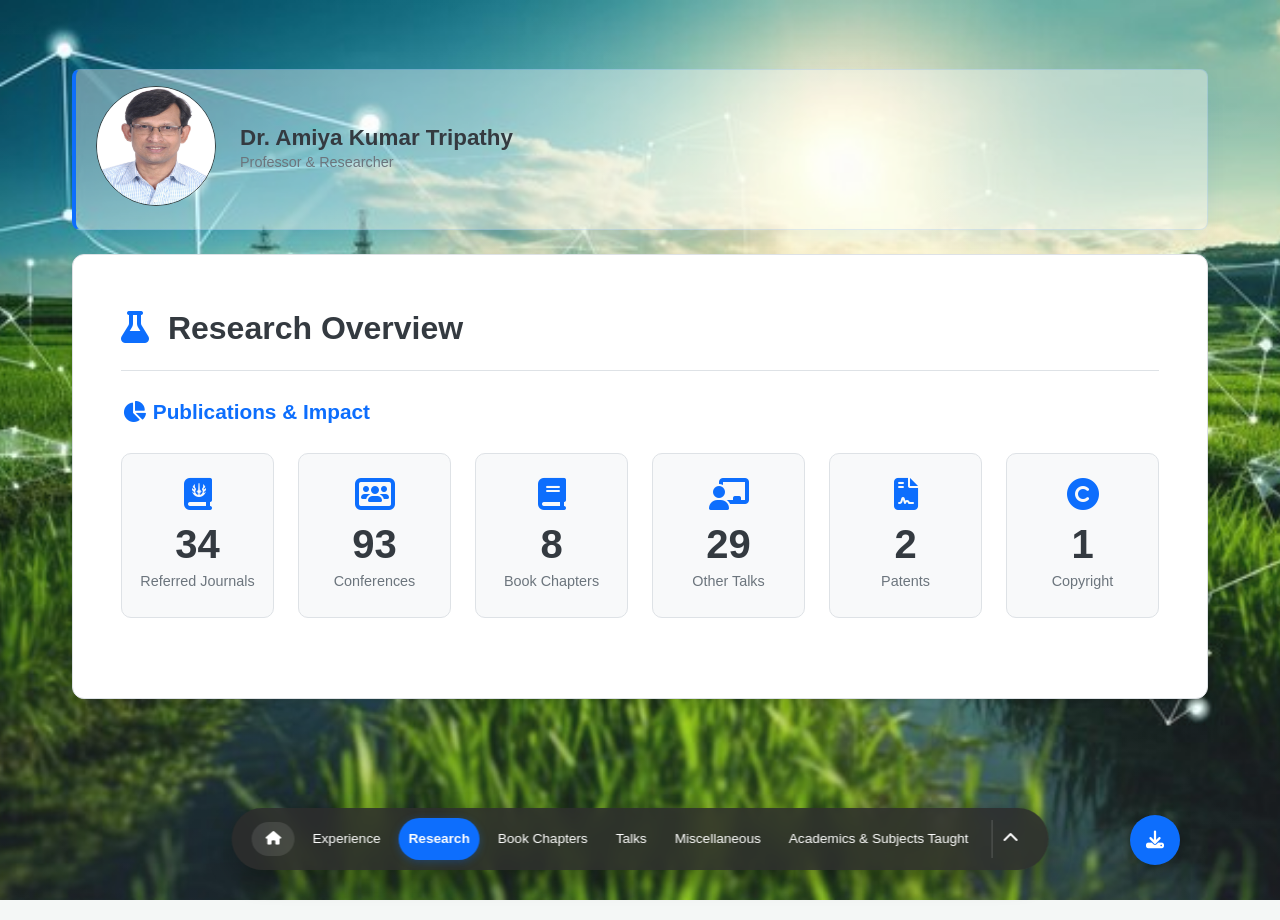
<file: research.html>
<!DOCTYPE html>
<html lang="en">
  <head>
    <meta charset="UTF-8" />
    <meta name="viewport" content="width=device-width, initial-scale=1.0" />
    <title>Research | Dr. Amiya Kumar Tripathy</title>
    <link
      rel="stylesheet"
      href="https://cdnjs.cloudflare.com/ajax/libs/font-awesome/6.4.2/css/all.min.css"
    />
    <link rel="stylesheet" href="style.css" />
  </head>
  <body>
    <main class="main-content">
      <div class="compact-header bg-soft">
        <a href="index.html">
          <img
            src="Amiya-Tripathy-min.jpg"
            alt="Dr. Tripathy"
            class="mini-profile-img"
          />
        </a>
        <div class="header-info">
          <h2><a href="index.html">Dr. Amiya Kumar Tripathy</a></h2>
          <p>Professor & Researcher</p>
        </div>
      </div>

      <section class="content-card">
        <h1><i class="fas fa-flask"></i> Research Overview</h1>

        <h3><i class="fas fa-chart-pie fa-fw"></i> Publications & Impact</h3>

        <div class="stats-grid">
          <div class="stat-item">
            <i class="fas fa-book-journal-whills"></i>
            <span class="stat-number">34</span>
            <span class="stat-label">Referred Journals</span>
          </div>
          <div class="stat-item">
            <i class="fas fa-users-rectangle"></i>
            <span class="stat-number">93</span>
            <span class="stat-label">Conferences</span>
          </div>
          <div class="stat-item">
            <i class="fas fa-book"></i>
            <span class="stat-number">8</span>
            <span class="stat-label">Book Chapters</span>
          </div>
          <div class="stat-item">
            <i class="fas fa-chalkboard-user"></i>
            <span class="stat-number">29</span>
            <span class="stat-label">Other Talks</span>
          </div>
          <div class="stat-item">
            <i class="fas fa-file-contract"></i>
            <span class="stat-number">2</span>
            <span class="stat-label">Patents</span>
          </div>
          <div class="stat-item">
            <i class="fas fa-copyright"></i>
            <span class="stat-number">1</span>
            <span class="stat-label">Copyright</span>
          </div>
        </div>

        <!-- <h3><i class="fas fa-user-graduate fa-fw"></i> Ph.D. Supervision</h3>
            <ul>
                <li><strong>S. A. Nallan</strong>, Geospatial Data Mining Approach to Assess the Impact of Watershed Development, at Edith Cowan University (ECU), Australia.</li>
                <li><strong>P. Hossein</strong>, Unsupervised Monitoring of ADLs of an Elderly Person Using Kinect Sensors and a Power Meter, at ECU, Australia.</li>
                <li><strong>T. M. Shahriar Sazzad</strong>, An Automated Approach to Identify Non-growing Follicles Using Digitized Images of Type P63 Histopathology Ovarian Slides at ECU, Australia.</li>
                <li><strong>J. S. Deshmukh</strong>, Cross Domain Co-extraction of Semi Supervised Lexicons for Opinion Mining.</li>
                <li><strong>P. Vishwakarma</strong>, “Secure Transaction Processing in NFC enabled Mobile Database”, at K L University, India.</li>
                <li><strong>D. Jadav</strong>, “Gamified Learner Model: A Dynamic Intervention for Tracking Mathematics Learning Skills Proficiency of Learning Disabled”, at Assam Don Bosco University. (In progress).</li>
                <li><strong>V. Kavthekar</strong>, “Assessment Of Urban Land Transformation and Its Impacts On Urban Micro-Climates...", at Assam Don Bosco University.</li>
                <li><strong>K. Saritha</strong>, Design and Development of Generative Model for Multiobject Deepfake with CNN, at SAKEC, University of Mumbai. (Ongoing).</li>
                <li><strong>A.K. Salaskar</strong>, AI based Phenotype and Crop Yield Prediction in Climate Smart Agriculture Analytics, at SAKEC, University of Mumbai. (Ongoing).</li>
                <li><strong>B. Hasan</strong>, Crop yield prediction model with Remote Sensing and Hyper Local dynamic Machine Learning.</li>
            </ul>

            <h3><i class="fas fa-tasks fa-fw"></i> Funded Projects & Consultancy</h3>
            <ul>
                <li>A Geo-spatial Model for Assessment of Agricultural Drought Vulnerability in Marathwada Region of Maharashtra, since 2022.</li>
                <li>Indo Australia Strategic Research Fund (AISRF) 2022, Applying AI/ML optimizations for crop productivity in grain food supply.</li>
                <li>IEEE Humanitarian grant Project: To address water, communication and education for livelihood in Walvanda, a tribal hamlet (2017-18).</li>
                <li>Gesture Aided Speech - Funded by University of Mumbai (2014-2015).</li>
                <li>Mind Controlled Wheelchair using EEG Headset and Microcontroller - Funded by University of Mumbai (2014-2015).</li>
            </ul>

            <h3><i class="fas fa-award fa-fw"></i> Grants & Awards</h3>
            <ul>
                <li>Dr. APJ Abdul Kalam National Award for Teaching & Research by IISER Bangluru, 2020.</li>
                <li>Visiting Researcher Fellowship grant, R M University of Technology, Bangkok Thailand, 2017.</li>
                <li>Visiting Fellow (Research) grant, Edith Cowan University, Australia, 2015.</li>
                <li>Eureka! 2011 Certificate of Excellence for the 'Data Mining and Knowledge Discovery in Differential Diagnosis'.</li>
                <li>Grant received from Department of Science & Technology Govt. of India, 2009.</li>
                <li>Grant received from Council of Scientific & Industrial Research Govt. of India, 2009.</li>
            </ul> -->
      </section>
    </main>

    <div id="nav-container">
      <div id="professional-submenu" class="submenu">
        <a href="professionalexperience.html">Overview</a>
        <a href="memberships.html">Memberships</a>
        <a href="services.html">Professional Service & Leadership</a>
        <a href="editorialwork.html">Editorial Work</a>
      </div>

      <div id="research-submenu" class="submenu">
        <a href="research.html">Overview</a>
        <a href="publications.html">Papers</a>
        <a href="supervision.html">Supervision</a>
      </div>

      <div id="misc-submenu" class="submenu">
        <a href="other_activities.html">Other Activities</a>
        <a href="additional_info.html">Additional Information</a>
      </div>

      <nav class="floating-nav">
        <a href="index.html" class="nav-link home-btn"
          ><i class="fas fa-home"></i
        ></a>

        <a href="#" class="nav-link" data-submenu="professional-submenu"
          >Experience</a
        >
        <a href="#" class="nav-link" data-submenu="research-submenu"
          >Research</a
        >
        <a href="book_chapters.html" class="nav-link">Book Chapters</a>
        <a href="talks.html" class="nav-link">Talks</a>
        <a href="#" class="nav-link" data-submenu="misc-submenu"
          >Miscellaneous</a
        >

        <a href="academics.html" class="nav-link"
          >Academics & Subjects Taught</a
        >

        <button id="menu-expander"><i class="fas fa-chevron-up"></i></button>
      </nav>
    </div>
    <script src="nav.js"></script>
    <a href="Profile A.tripathy.pdf" download class="download-btn">
        <i class="fas fa-download"></i>
        <span class="download-text">Download Profile</span>
    </a>
  </body>
</html>
</file>
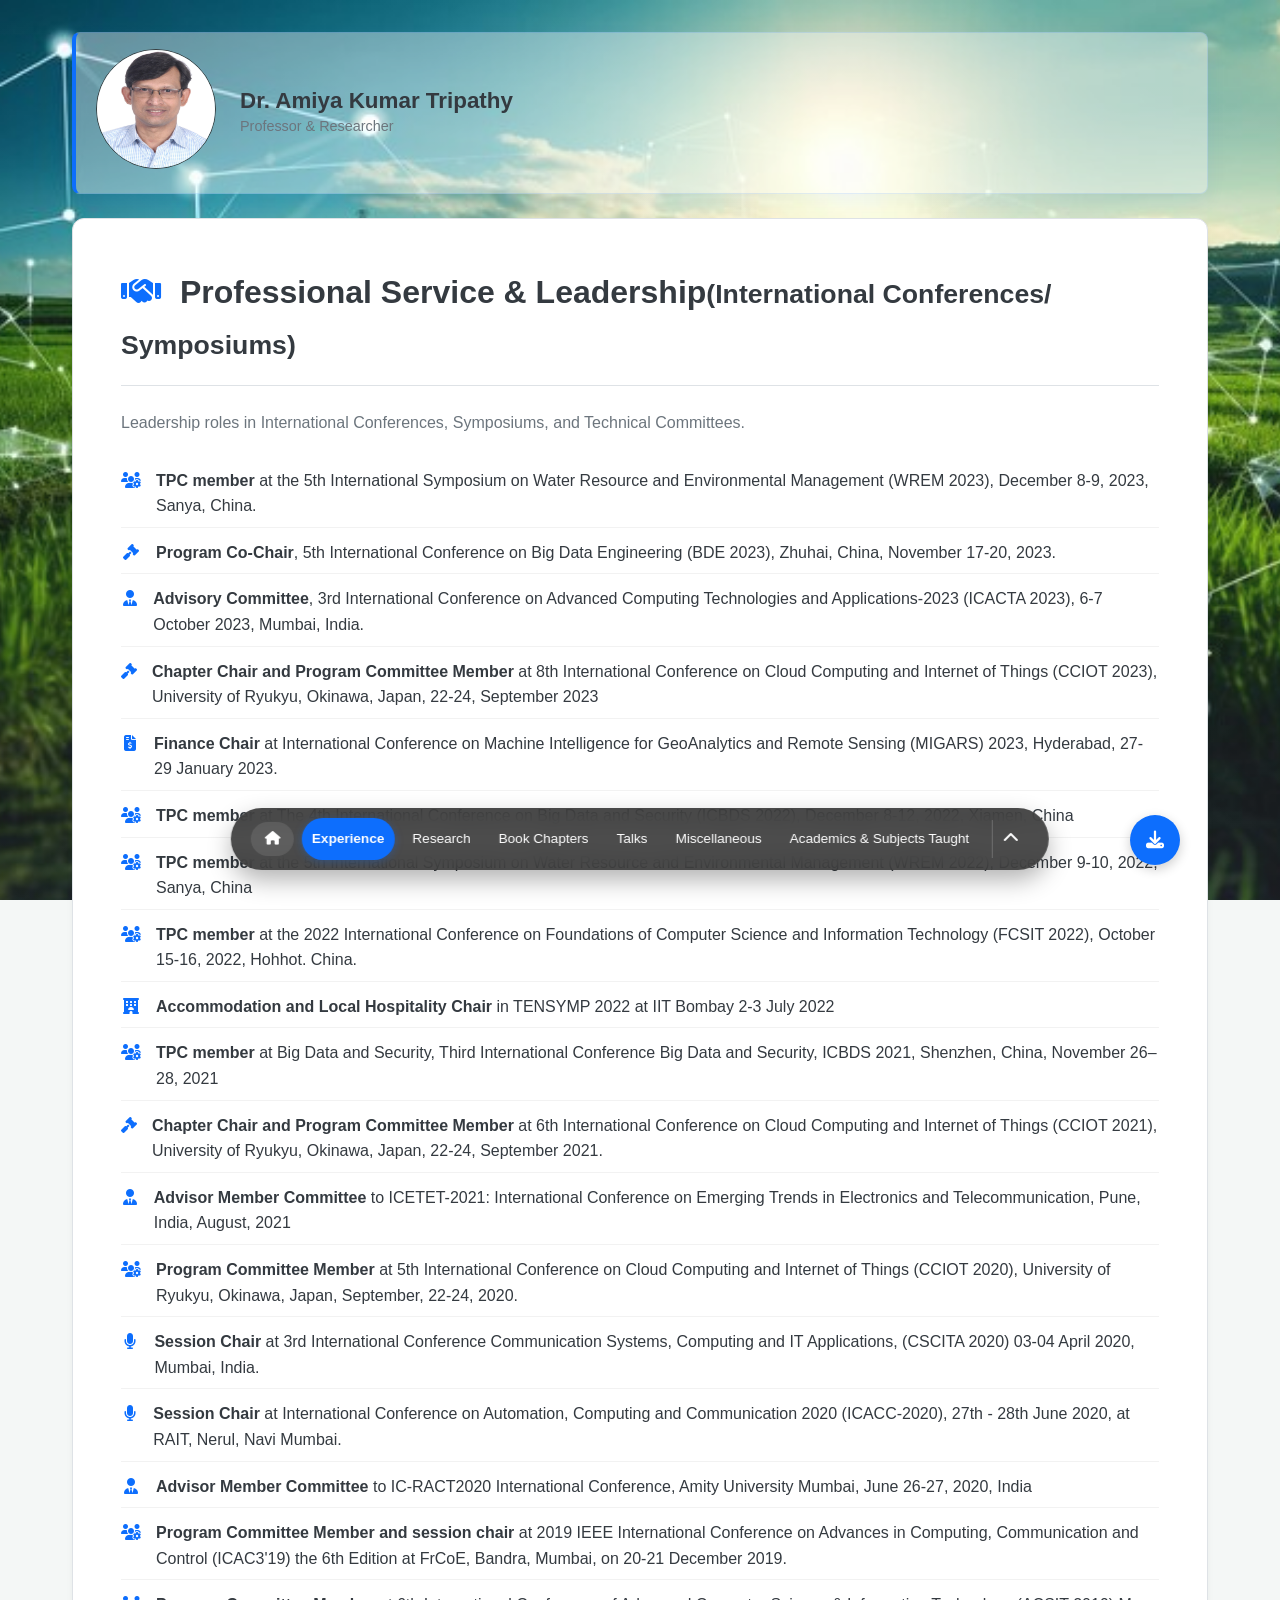
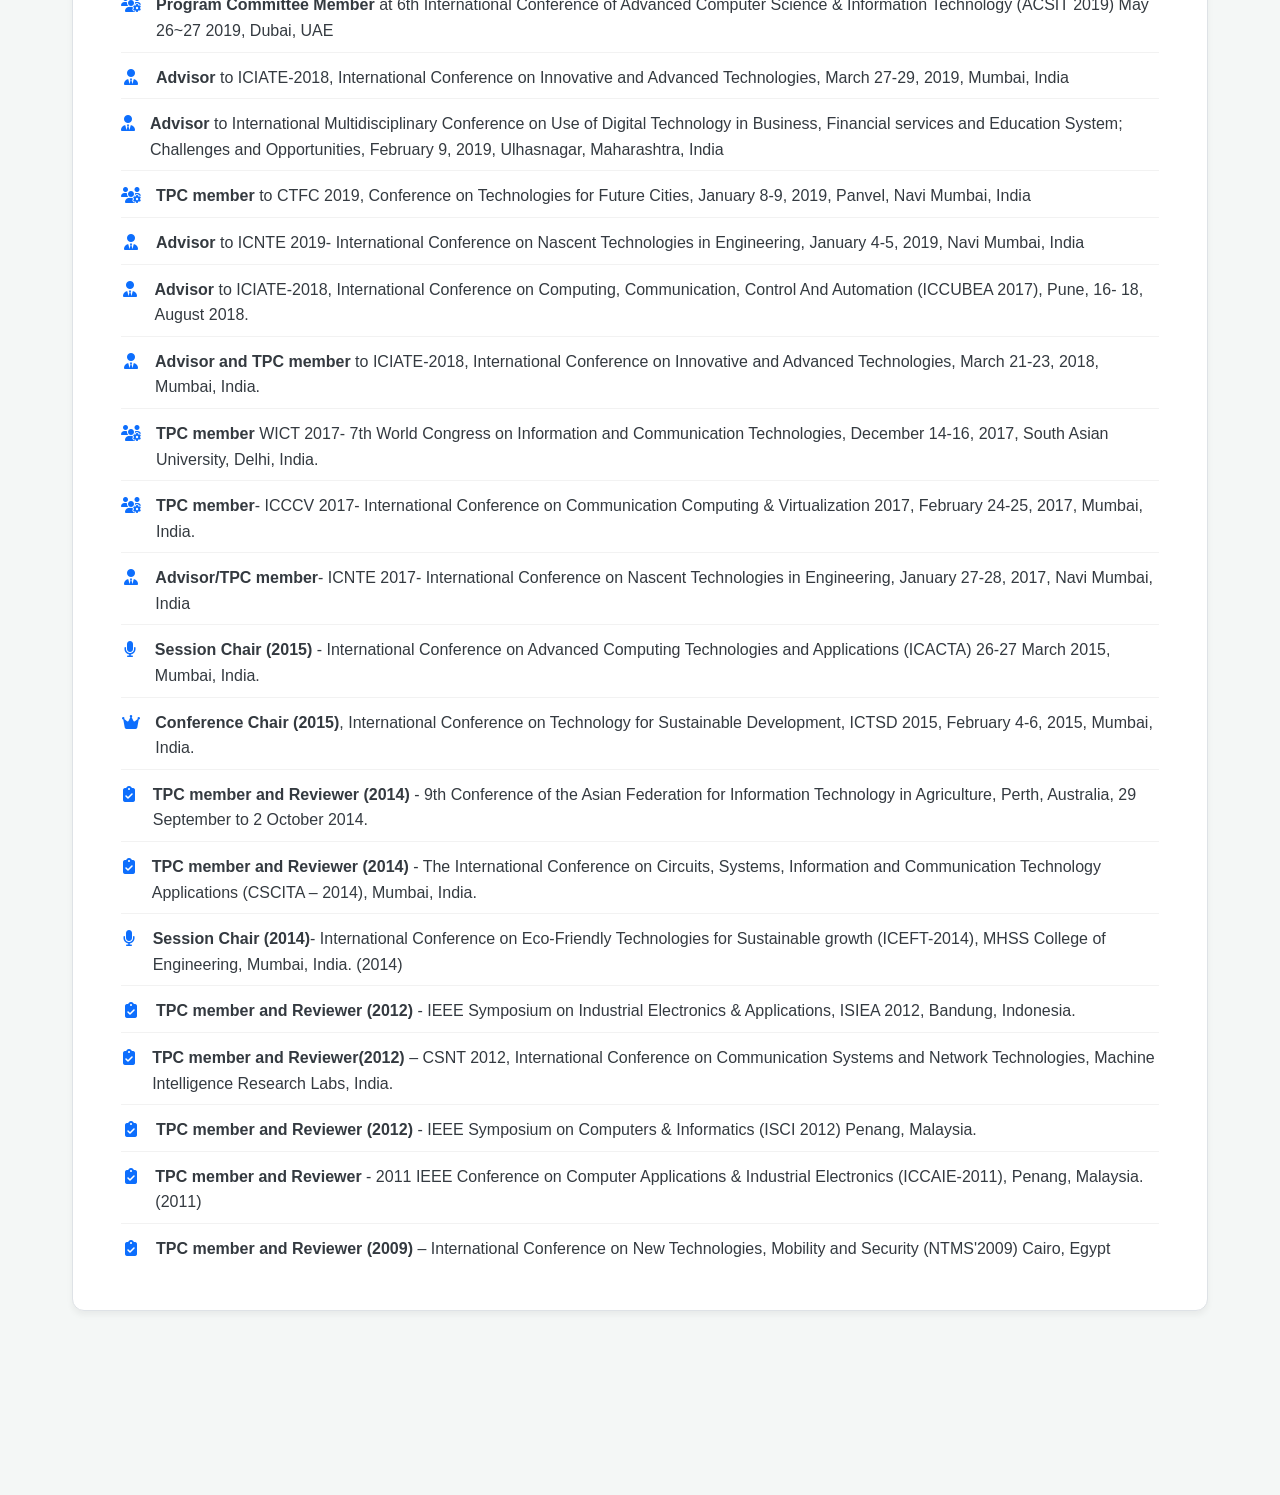
<file: services.html>
<!doctype html>
<html lang="en">
  <head>
    <meta charset="UTF-8" />
    <meta name="viewport" content="width=device-width, initial-scale=1.0" />
    <title>Professional Services | Dr. Amiya Kumar Tripathy</title>
    <link
      rel="stylesheet"
      href="https://cdnjs.cloudflare.com/ajax/libs/font-awesome/6.4.2/css/all.min.css"
    />
    <link rel="stylesheet" href="style.css" />
  </head>
  <body>
    <main class="main-content">
      <div class="compact-header bg-soft">
        <a href="index.html">
          <img
            src="Amiya-Tripathy-min.jpg"
            alt="Dr. Tripathy"
            class="mini-profile-img"
          />
        </a>
        <div class="header-info">
          <h2><a href="index.html">Dr. Amiya Kumar Tripathy</a></h2>
          <p>Professor & Researcher</p>
        </div>
      </div>

      <section class="content-card">
        <h1>
          <i class="fas fa-handshake"></i> Professional Service &
          Leadership<small>(International Conferences/ Symposiums)</small>
        </h1>
        <p style="color: var(--text-muted); margin-bottom: 2rem">
          Leadership roles in International Conferences, Symposiums, and
          Technical Committees.
        </p>

        <ul style="list-style: none; padding-left: 0">
          <li class="service-item">
            <i class="fas fa-users-cog"></i>
            <div>
              <strong>TPC member</strong> at the 5th International Symposium on
              Water Resource and Environmental Management (WREM 2023), December
              8-9, 2023, Sanya, China.
            </div>
          </li>
          <li class="service-item">
            <i class="fas fa-gavel"></i>
            <div>
              <strong>Program Co-Chair</strong>, 5th International Conference on
              Big Data Engineering (BDE 2023), Zhuhai, China, November 17-20,
              2023.
            </div>
          </li>
          <li class="service-item">
            <i class="fas fa-user-tie"></i>
            <div>
              <strong>Advisory Committee</strong>, 3rd International Conference
              on Advanced Computing Technologies and Applications-2023 (ICACTA
              2023), 6-7 October 2023, Mumbai, India.
            </div>
          </li>
          <li class="service-item">
            <i class="fas fa-gavel"></i>
            <div>
              <strong>Chapter Chair and Program Committee Member</strong> at 8th
              International Conference on Cloud Computing and Internet of Things
              (CCIOT 2023), University of Ryukyu, Okinawa, Japan, 22-24,
              September 2023
            </div>
          </li>
          <li class="service-item">
            <i class="fas fa-file-invoice-dollar"></i>
            <div>
              <strong>Finance Chair</strong> at International Conference on
              Machine Intelligence for GeoAnalytics and Remote Sensing (MIGARS)
              2023, Hyderabad, 27-29 January 2023.
            </div>
          </li>

          <li class="service-item">
            <i class="fas fa-users-cog"></i>
            <div>
              <strong>TPC member</strong> at The 4th International Conference on
              Big Data and Security (ICBDS 2022), December 8-12, 2022, Xiamen,
              China
            </div>
          </li>
          <li class="service-item">
            <i class="fas fa-users-cog"></i>
            <div>
              <strong>TPC member</strong> at the 5th International Symposium on
              Water Resource and Environmental Management (WREM 2022), December
              9-10, 2022, Sanya, China
            </div>
          </li>
          <li class="service-item">
            <i class="fas fa-users-cog"></i>
            <div>
              <strong>TPC member</strong> at the 2022 International Conference
              on Foundations of Computer Science and Information Technology
              (FCSIT 2022), October 15-16, 2022, Hohhot. China.
            </div>
          </li>
          <li class="service-item">
            <i class="fas fa-hotel"></i>
            <div>
              <strong>Accommodation and Local Hospitality Chair</strong> in
              TENSYMP 2022 at IIT Bombay 2-3 July 2022
            </div>
          </li>

          <li class="service-item">
            <i class="fas fa-users-cog"></i>
            <div>
              <strong>TPC member</strong> at Big Data and Security, Third
              International Conference Big Data and Security, ICBDS 2021,
              Shenzhen, China, November 26–28, 2021
            </div>
          </li>
          <li class="service-item">
            <i class="fas fa-gavel"></i>
            <div>
              <strong>Chapter Chair and Program Committee Member</strong> at 6th
              International Conference on Cloud Computing and Internet of Things
              (CCIOT 2021), University of Ryukyu, Okinawa, Japan, 22-24,
              September 2021.
            </div>
          </li>
          <li class="service-item">
            <i class="fas fa-user-tie"></i>
            <div>
              <strong>Advisor Member Committee</strong> to ICETET-2021:
              International Conference on Emerging Trends in Electronics and
              Telecommunication, Pune, India, August, 2021
            </div>
          </li>

          <li class="service-item">
            <i class="fas fa-users-cog"></i>
            <div>
              <strong>Program Committee Member</strong> at 5th International
              Conference on Cloud Computing and Internet of Things (CCIOT 2020),
              University of Ryukyu, Okinawa, Japan, September, 22-24, 2020.
            </div>
          </li>
          <li class="service-item">
            <i class="fas fa-microphone"></i>
            <div>
              <strong>Session Chair</strong> at 3rd International Conference
              Communication Systems, Computing and IT Applications, (CSCITA
              2020) 03-04 April 2020, Mumbai, India.
            </div>
          </li>
          <li class="service-item">
            <i class="fas fa-microphone"></i>
            <div>
              <strong>Session Chair</strong> at International Conference on
              Automation, Computing and Communication 2020 (ICACC-2020), 27th -
              28th June 2020, at RAIT, Nerul, Navi Mumbai.
            </div>
          </li>
          <li class="service-item">
            <i class="fas fa-user-tie"></i>
            <div>
              <strong>Advisor Member Committee</strong> to IC-RACT2020
              International Conference, Amity University Mumbai, June 26-27,
              2020, India
            </div>
          </li>

          <li class="service-item">
            <i class="fas fa-users-cog"></i>
            <div>
              <strong>Program Committee Member and session chair</strong> at
              2019 IEEE International Conference on Advances in Computing,
              Communication and Control (ICAC3'19) the 6th Edition at FrCoE,
              Bandra, Mumbai, on 20-21 December 2019.
            </div>
          </li>
          <li class="service-item">
            <i class="fas fa-users-cog"></i>
            <div>
              <strong>Program Committee Member</strong> at 6th International
              Conference of Advanced Computer Science & Information Technology
              (ACSIT 2019) May 26~27 2019, Dubai, UAE
            </div>
          </li>
          <li class="service-item">
            <i class="fas fa-user-tie"></i>
            <div>
              <strong>Advisor</strong> to ICIATE-2018, International Conference
              on Innovative and Advanced Technologies, March 27-29, 2019,
              Mumbai, India
            </div>
          </li>
          <li class="service-item">
            <i class="fas fa-user-tie"></i>
            <div>
              <strong>Advisor</strong> to International Multidisciplinary
              Conference on Use of Digital Technology in Business, Financial
              services and Education System; Challenges and Opportunities,
              February 9, 2019, Ulhasnagar, Maharashtra, India
            </div>
          </li>
          <li class="service-item">
            <i class="fas fa-users-cog"></i>
            <div>
              <strong>TPC member</strong> to CTFC 2019, Conference on
              Technologies for Future Cities, January 8-9, 2019, Panvel, Navi
              Mumbai, India
            </div>
          </li>
          <li class="service-item">
            <i class="fas fa-user-tie"></i>
            <div>
              <strong>Advisor</strong> to ICNTE 2019- International Conference
              on Nascent Technologies in Engineering, January 4-5, 2019, Navi
              Mumbai, India
            </div>
          </li>

          <li class="service-item">
            <i class="fas fa-user-tie"></i>
            <div>
              <strong>Advisor</strong> to ICIATE-2018, International Conference
              on Computing, Communication, Control And Automation (ICCUBEA
              2017), Pune, 16- 18, August 2018.
            </div>
          </li>
          <li class="service-item">
            <i class="fas fa-user-tie"></i>
            <div>
              <strong>Advisor and TPC member</strong> to ICIATE-2018,
              International Conference on Innovative and Advanced Technologies,
              March 21-23, 2018, Mumbai, India.
            </div>
          </li>
          <li class="service-item">
            <i class="fas fa-users-cog"></i>
            <div>
              <strong>TPC member</strong> WICT 2017- 7th World Congress on
              Information and Communication Technologies, December 14-16, 2017,
              South Asian University, Delhi, India.
            </div>
          </li>
          <li class="service-item">
            <i class="fas fa-users-cog"></i>
            <div>
              <strong>TPC member</strong>- ICCCV 2017- International Conference
              on Communication Computing & Virtualization 2017, February 24-25,
              2017, Mumbai, India.
            </div>
          </li>
          <li class="service-item">
            <i class="fas fa-user-tie"></i>
            <div>
              <strong>Advisor/TPC member</strong>- ICNTE 2017- International
              Conference on Nascent Technologies in Engineering, January 27-28,
              2017, Navi Mumbai, India
            </div>
          </li>
          <li class="service-item">
            <i class="fas fa-microphone"></i>
            <div>
              <strong>Session Chair (2015)</strong> - International Conference
              on Advanced Computing Technologies and Applications (ICACTA) 26-27
              March 2015, Mumbai, India.
            </div>
          </li>
          <li class="service-item">
            <i class="fas fa-crown"></i>
            <div>
              <strong>Conference Chair (2015)</strong>, International Conference
              on Technology for Sustainable Development, ICTSD 2015, February
              4-6, 2015, Mumbai, India.
            </div>
          </li>
          <li class="service-item">
            <i class="fas fa-clipboard-check"></i>
            <div>
              <strong>TPC member and Reviewer (2014)</strong> - 9th Conference
              of the Asian Federation for Information Technology in Agriculture,
              Perth, Australia, 29 September to 2 October 2014.
            </div>
          </li>
          <li class="service-item">
            <i class="fas fa-clipboard-check"></i>
            <div>
              <strong>TPC member and Reviewer (2014)</strong> - The
              International Conference on Circuits, Systems, Information and
              Communication Technology Applications (CSCITA – 2014), Mumbai,
              India.
            </div>
          </li>
          <li class="service-item">
            <i class="fas fa-microphone"></i>
            <div>
              <strong>Session Chair (2014)</strong>- International Conference on
              Eco-Friendly Technologies for Sustainable growth (ICEFT-2014),
              MHSS College of Engineering, Mumbai, India. (2014)
            </div>
          </li>
          <li class="service-item">
            <i class="fas fa-clipboard-check"></i>
            <div>
              <strong>TPC member and Reviewer (2012)</strong> - IEEE Symposium
              on Industrial Electronics & Applications, ISIEA 2012, Bandung,
              Indonesia.
            </div>
          </li>
          <li class="service-item">
            <i class="fas fa-clipboard-check"></i>
            <div>
              <strong>TPC member and Reviewer(2012)</strong> – CSNT 2012,
              International Conference on Communication Systems and Network
              Technologies, Machine Intelligence Research Labs, India.
            </div>
          </li>
          <li class="service-item">
            <i class="fas fa-clipboard-check"></i>
            <div>
              <strong>TPC member and Reviewer (2012)</strong> - IEEE Symposium
              on Computers & Informatics (ISCI 2012) Penang, Malaysia.
            </div>
          </li>
          <li class="service-item">
            <i class="fas fa-clipboard-check"></i>
            <div>
              <strong>TPC member and Reviewer</strong> - 2011 IEEE Conference on
              Computer Applications & Industrial Electronics (ICCAIE-2011),
              Penang, Malaysia. (2011)
            </div>
          </li>
          <li class="service-item">
            <i class="fas fa-clipboard-check"></i>
            <div>
              <strong>TPC member and Reviewer (2009)</strong> – International
              Conference on New Technologies, Mobility and Security (NTMS'2009)
              Cairo, Egypt
            </div>
          </li>
        </ul>
      </section>
    </main>

    <div id="nav-container">
      <div id="professional-submenu" class="submenu">
        <a href="professionalexperience.html">Overview</a>
        <a href="memberships.html">Memberships</a>
        <a href="services.html">Professional Service & Leadership</a>
        <a href="editorialwork.html">Editorial Work</a>
      </div>

      <div id="research-submenu" class="submenu">
        <a href="research.html">Overview</a>
        <a href="publications.html">Papers</a>
        <a href="supervision.html">Supervision</a>
      </div>

      <div id="misc-submenu" class="submenu">
        <a href="other_activities.html">Other Activities</a>
        <a href="additional_info.html">Additional Information</a>
      </div>

      <nav class="floating-nav">
        <a href="index.html" class="nav-link home-btn"
          ><i class="fas fa-home"></i
        ></a>

        <a href="#" class="nav-link" data-submenu="professional-submenu"
          >Experience</a
        >
        <a href="#" class="nav-link" data-submenu="research-submenu"
          >Research</a
        >
        <a href="book_chapters.html" class="nav-link">Book Chapters</a>
        <a href="talks.html" class="nav-link">Talks</a>
        <a href="#" class="nav-link" data-submenu="misc-submenu"
          >Miscellaneous</a
        >

        <a href="academics.html" class="nav-link"
          >Academics & Subjects Taught</a
        >

        <button id="menu-expander"><i class="fas fa-chevron-up"></i></button>
      </nav>
    </div>
    <script src="nav.js"></script>
    <a href="Profile A.tripathy.pdf" download class="download-btn">
      <i class="fas fa-download"></i>
      <span class="download-text">Download Profile</span>
    </a>
  </body>
</html>
</file>
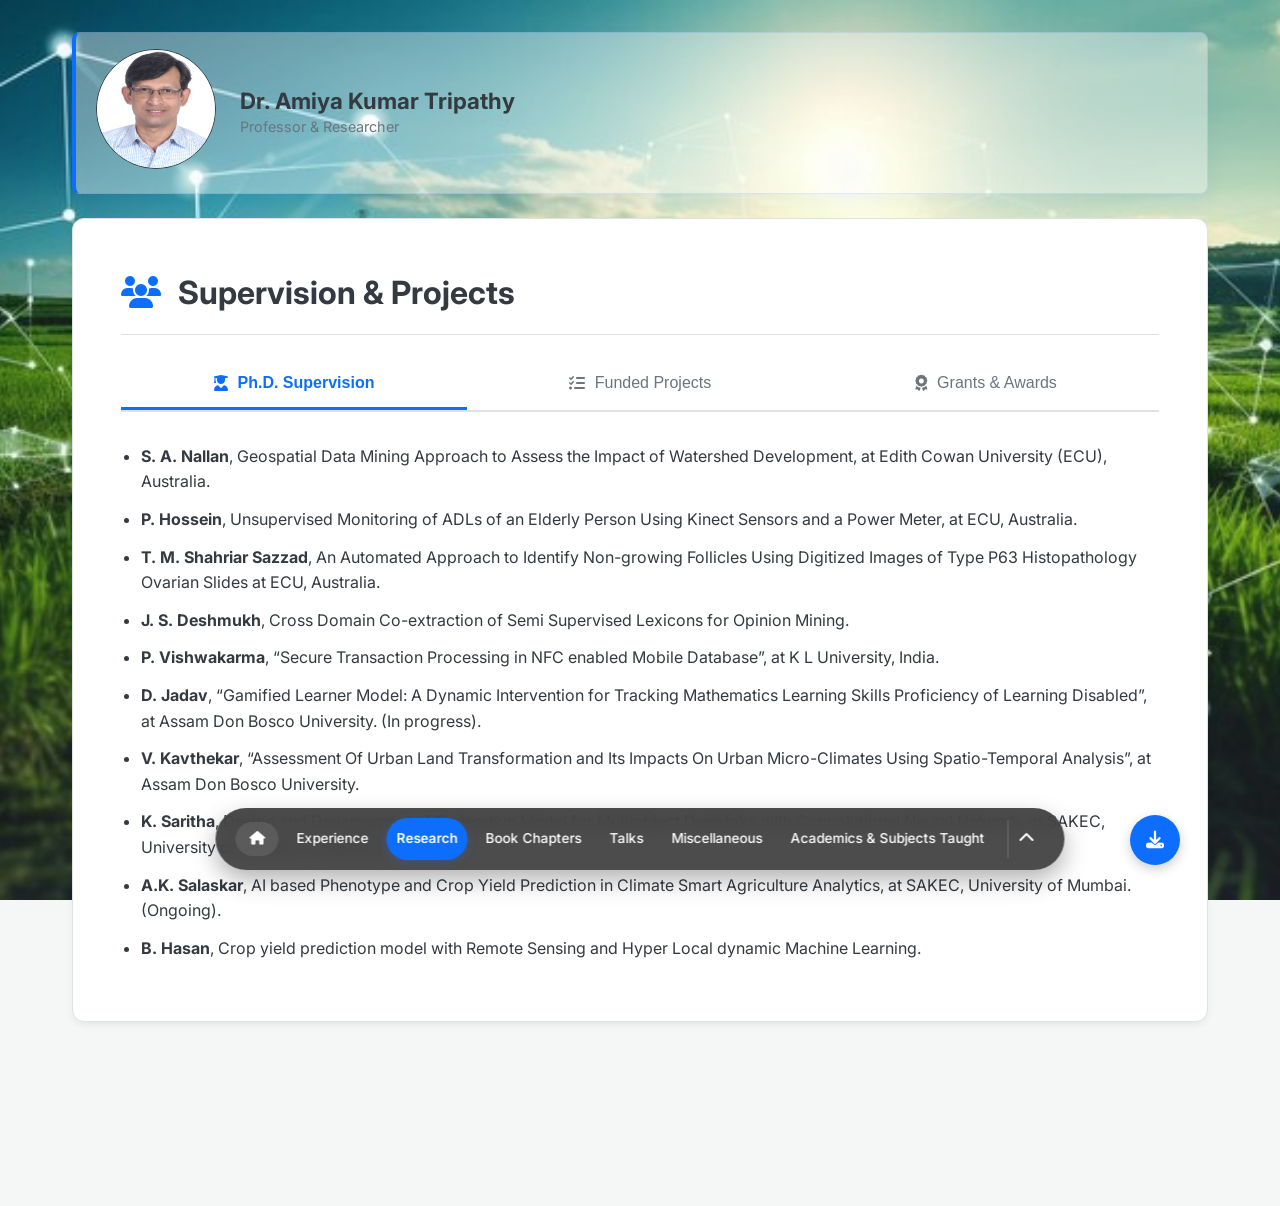
<file: supervision.html>
<!doctype html>
<html lang="en">
  <head>
    <meta charset="UTF-8" />
    <meta name="viewport" content="width=device-width, initial-scale=1.0" />
    <title>Supervision & Grants | Dr. Amiya Kumar Tripathy</title>
    <link rel="preconnect" href="https://fonts.googleapis.com" />
    <link rel="preconnect" href="https://fonts.gstatic.com" crossorigin />
    <link
      href="https://fonts.googleapis.com/css2?family=Inter:wght@300;400;600;700&display=swap"
      rel="stylesheet"
    />
    <link
      rel="stylesheet"
      href="https://cdnjs.cloudflare.com/ajax/libs/font-awesome/6.4.2/css/all.min.css"
    />
    <link rel="stylesheet" href="style.css" />
  </head>
  <body>
    <main class="main-content">
      <div class="compact-header bg-soft">
        <a href="index.html">
          <img
            src="Amiya-Tripathy-min.jpg"
            alt="Dr. Tripathy"
            class="mini-profile-img"
          />
        </a>
        <div class="header-info">
          <h2><a href="index.html">Dr. Amiya Kumar Tripathy</a></h2>
          <p>Professor & Researcher</p>
        </div>
      </div>
      <section class="content-card">
        <h1><i class="fas fa-users"></i> Supervision & Projects</h1>

        <div class="tabs stretch">
          <button
            class="tab-link active"
            onclick="openTab(event, 'supervisor')"
          >
            <i class="fas fa-user-graduate"></i> Ph.D. Supervision
          </button>
          <button class="tab-link" onclick="openTab(event, 'projects')">
            <i class="fas fa-tasks"></i> Funded Projects
          </button>
          <button class="tab-link" onclick="openTab(event, 'grants')">
            <i class="fas fa-award"></i> Grants & Awards
          </button>
        </div>

        <div id="supervisor" class="tab-content" style="display: block">
          <ul>
            <li>
              <strong>S. A. Nallan</strong>, Geospatial Data Mining Approach to
              Assess the Impact of Watershed Development, at Edith Cowan
              University (ECU), Australia.
            </li>
            <li>
              <strong>P. Hossein</strong>, Unsupervised Monitoring of ADLs of an
              Elderly Person Using Kinect Sensors and a Power Meter, at ECU,
              Australia.
            </li>
            <li>
              <strong>T. M. Shahriar Sazzad</strong>, An Automated Approach to
              Identify Non-growing Follicles Using Digitized Images of Type P63
              Histopathology Ovarian Slides at ECU, Australia.
            </li>
            <li>
              <strong>J. S. Deshmukh</strong>, Cross Domain Co-extraction of
              Semi Supervised Lexicons for Opinion Mining.
            </li>
            <li>
              <strong>P. Vishwakarma</strong>, “Secure Transaction Processing in
              NFC enabled Mobile Database”, at K L University, India.
            </li>
            <li>
              <strong>D. Jadav</strong>, “Gamified Learner Model: A Dynamic
              Intervention for Tracking Mathematics Learning Skills Proficiency
              of Learning Disabled”, at Assam Don Bosco University. (In
              progress).
            </li>
            <li>
              <strong>V. Kavthekar</strong>, “Assessment Of Urban Land
              Transformation and Its Impacts On Urban Micro-Climates Using
              Spatio-Temporal Analysis”, at Assam Don Bosco University.
            </li>
            <li>
              <strong>K. Saritha</strong>, Design and Development of Generative
              Model for Multiobject Deepfake with Convolutional Neural Network,
              at SAKEC, University of Mumbai. (Ongoing).
            </li>
            <li>
              <strong>A.K. Salaskar</strong>, AI based Phenotype and Crop Yield
              Prediction in Climate Smart Agriculture Analytics, at SAKEC,
              University of Mumbai. (Ongoing).
            </li>
            <li>
              <strong>B. Hasan</strong>, Crop yield prediction model with Remote
              Sensing and Hyper Local dynamic Machine Learning.
            </li>
          </ul>
        </div>

        <div id="projects" class="tab-content">
          <ul>
            <li>
              <strong
                >A Geo-spatial Model for Assessment of Agricultural Drought
                Vulnerability</strong
              >
              in Marathwada Region of Maharashtra, since 2022 (with Dr. Sangita
              Mishra).
            </li>
            <li>
              <strong
                >Indo Australia Strategic Research Fund (AISRF) 2022</strong
              >, Applying AI/ML optimizations for crop productivity in grain
              food supply.
            </li>
            <li>
              <strong
                >Project Collaboration With Division of Agricultural
                Statistics</strong
              >, Sher-e-Kashmir University of Agricultural Sciences and
              Technology of Kashmir, India. (Developing Early Warning System as
              a Precision Farming Tool for Apple Scab Prevention and Management
              in Kashmir Valley). Submitted to Director, Indian Institute of
              Tropical Meteorology, INDIA under Monsoon Mission-II.
            </li>
            <li>
              <strong>Concept note:</strong> Development of Artificial
              Intelligence Powered Robot as a Precision Farming Tool for Weed
              Detection and Control in Kashmir.
            </li>

            <li>
              <strong>IEEE Humanitarian Grant Project:</strong> To address
              water, communication and education for livelihood in Walvanda,
              Maharshtra - a tribal hamlet (2017-18).
            </li>
            <li>
              <strong
                >Smart Braille Display with a dynamic app interface.</strong
              >
              UGC funded (2017-18).
            </li>
            <li>
              <strong>Infant Immunization & Health Tracking</strong> using NFC
              tag and microcontroller technology (2017-18).
            </li>
            <li>
              <strong>Digiassist:</strong> Voice for Deaf and Mute (2017-18).
            </li>
            <li>
              <strong>Food Habits Analysis and Dietary Recommendation</strong>
              for Elderly woman in Rural Maharashtra (Western Hamlet) (2017-18).
            </li>
            <li>
              <strong
                >Multi object based Unsupervised Monitoring of ADLs</strong
              >
              of Elderly Person Using Kinect camera and Sensors (2017-18).
            </li>

            <li>
              <strong>Gesture Aided Speech</strong> - Funded by University of
              Mumbai (2014-2015).
            </li>
            <li>
              <strong>Mind Controlled Wheelchair</strong> using EEG Headset and
              Microcontroller - Funded by University of Mumbai (2014-2015).
            </li>
          </ul>
        </div>

        <div id="grants" class="tab-content">
          <ul>
            <li>
              Dr. APJ Abdul Kalam National Award for Teaching & Research by
              IISER Bangluru, 29 February 2020.
            </li>
            <li>
              Visiting Researcher Fellowship grant received R M University of
              Technology, Tawan-Ok, Bangkok Thailand, January to July 2017.
            </li>
            <li>
              Visiting Fellow (Research) grant received from Edith Cowan
              University, Australia, May to July 2015.
            </li>
            <li>
              DBCL award for Implanting Under Graduate Research - received on 15
              February 2015.
            </li>
            <li>
              Grant received from DBIT for ECU Ambassador Program, Perth,
              Australia, in September 2014.
            </li>
            <li>
              Eureka! 2011 Certificate of Excellence for the 'Data Mining and
              Knowledge Discovery in Differential Diagnosis'.
            </li>
            <li>
              Grant received from Department of Science & Technology Govt. of
              India. August 2009.
            </li>
            <li>
              Grant received from Council of Scientific & Industrial Research
              Govt. of India, June 2009.
            </li>
          </ul>
        </div>
      </section>
    </main>

    <div id="nav-container">
      <div id="professional-submenu" class="submenu">
        <a href="professionalexperience.html">Overview</a>
        <a href="memberships.html">Memberships</a>
        <a href="services.html">Professional Service & Leadership</a>
        <a href="editorialwork.html">Editorial Work</a>
      </div>

      <div id="research-submenu" class="submenu">
        <a href="research.html">Overview</a>
        <a href="publications.html">Papers</a>
        <a href="supervision.html">Supervision</a>
      </div>

      <div id="misc-submenu" class="submenu">
        <a href="other_activities.html">Other Activities</a>
        <a href="additional_info.html">Additional Information</a>
      </div>

      <nav class="floating-nav">
        <a href="index.html" class="nav-link home-btn"
          ><i class="fas fa-home"></i
        ></a>

        <a href="#" class="nav-link" data-submenu="professional-submenu"
          >Experience</a
        >
        <a href="#" class="nav-link" data-submenu="research-submenu"
          >Research</a
        >
        <a href="book_chapters.html" class="nav-link">Book Chapters</a>
        <a href="talks.html" class="nav-link">Talks</a>
        <a href="#" class="nav-link" data-submenu="misc-submenu"
          >Miscellaneous</a
        >

        <a href="academics.html" class="nav-link"
          >Academics & Subjects Taught</a
        >

        <button id="menu-expander"><i class="fas fa-chevron-up"></i></button>
      </nav>
    </div>
    <script src="nav.js"></script>
    <script>
      // JavaScript for Tab functionality on this page
      function openTab(evt, tabName) {
        let i, tabcontent, tablinks;
        tabcontent = document.getElementsByClassName("tab-content");
        for (i = 0; i < tabcontent.length; i++) {
          tabcontent[i].style.display = "none";
        }
        tablinks = document.getElementsByClassName("tab-link");
        for (i = 0; i < tablinks.length; i++) {
          tablinks[i].className = tablinks[i].className.replace(" active", "");
        }
        document.getElementById(tabName).style.display = "block";
        evt.currentTarget.className += " active";
      }
    </script>
    <a href="Profile A.tripathy.pdf" download class="download-btn">
      <i class="fas fa-download"></i>
      <span class="download-text">Download Profile</span>
    </a>
  </body>
</html>
</file>
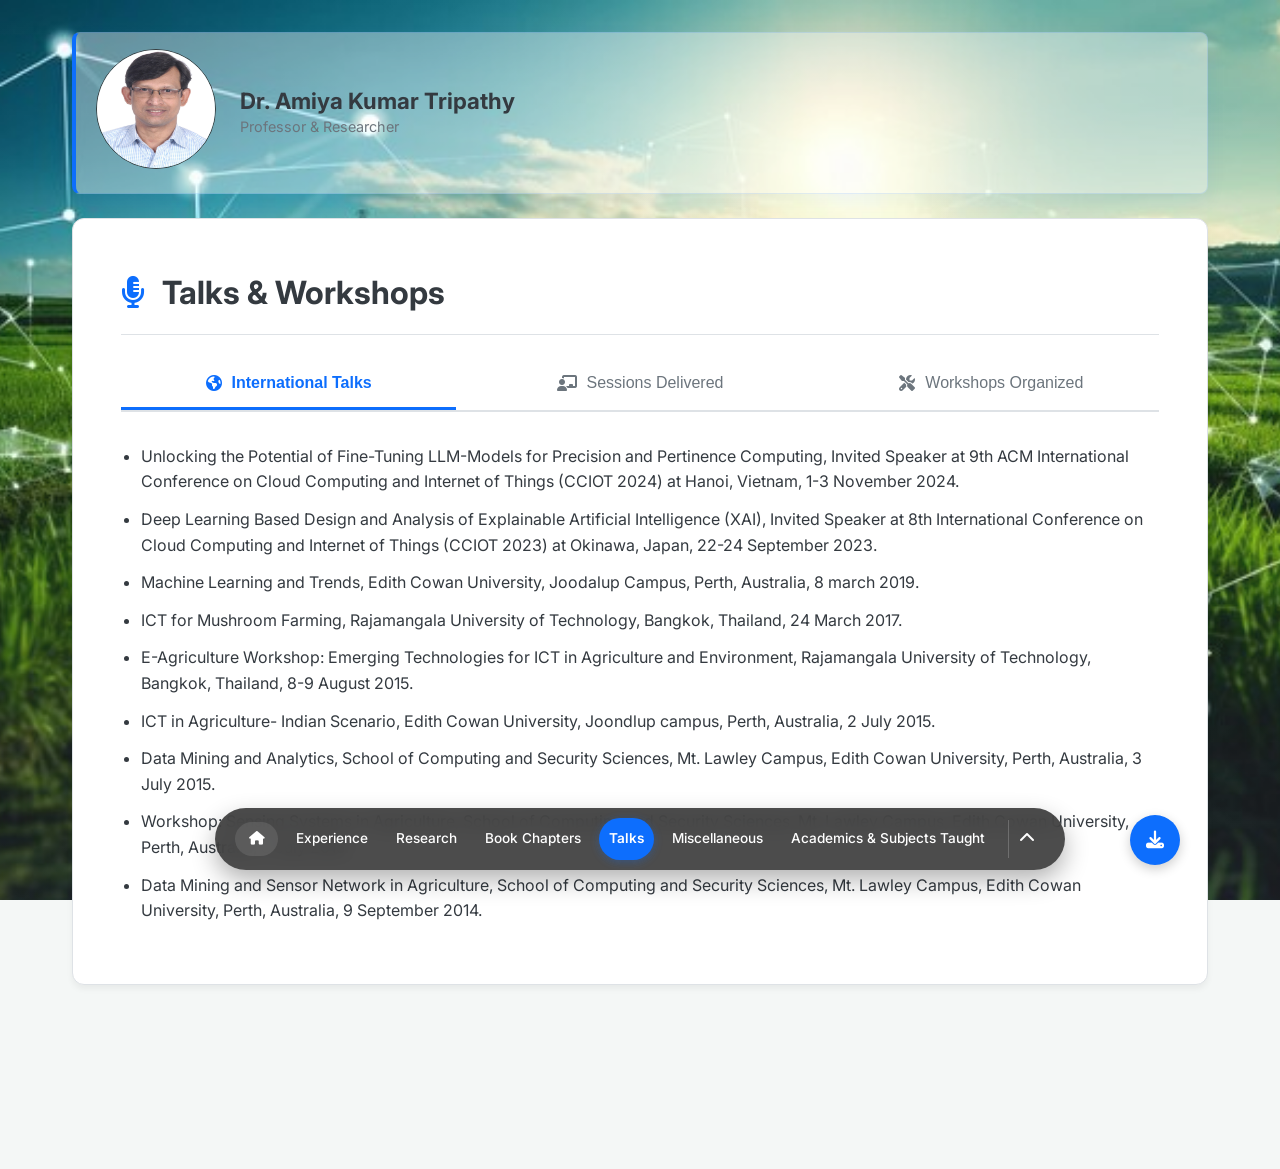
<file: talks.html>
<!doctype html>
<html lang="en">
  <head>
    <meta charset="UTF-8" />
    <meta name="viewport" content="width=device-width, initial-scale=1.0" />
    <title>Talks & Workshops | Dr. Amiya Kumar Tripathy</title>
    <link rel="preconnect" href="https://fonts.googleapis.com" />
    <link rel="preconnect" href="https://fonts.gstatic.com" crossorigin />
    <link
      href="https://fonts.googleapis.com/css2?family=Inter:wght@300;400;600;700&display=swap"
      rel="stylesheet"
    />
    <link
      rel="stylesheet"
      href="https://cdnjs.cloudflare.com/ajax/libs/font-awesome/6.4.2/css/all.min.css"
    />
    <link rel="stylesheet" href="style.css" />
  </head>
  <body>
    <main class="main-content">
      <div class="compact-header bg-soft">
        <a href="index.html">
          <img
            src="Amiya-Tripathy-min.jpg"
            alt="Dr. Tripathy"
            class="mini-profile-img"
          />
        </a>
        <div class="header-info">
          <h2><a href="index.html">Dr. Amiya Kumar Tripathy</a></h2>
          <p>Professor & Researcher</p>
        </div>
      </div>
      <section class="content-card">
        <h1><i class="fas fa-microphone-alt"></i> Talks & Workshops</h1>

        <div class="tabs">
          <button
            class="tab-link active"
            onclick="openTab(event, 'international')"
          >
            <i class="fas fa-globe-americas"></i> International Talks
          </button>
          <button class="tab-link" onclick="openTab(event, 'sessions')">
            <i class="fas fa-chalkboard-teacher"></i> Sessions Delivered
          </button>
          <button class="tab-link" onclick="openTab(event, 'workshops')">
            <i class="fas fa-tools"></i> Workshops Organized
          </button>
        </div>

        <div id="international" class="tab-content" style="display: block">
          <ul>
            <li>
              Unlocking the Potential of Fine-Tuning LLM-Models for Precision
              and Pertinence Computing, Invited Speaker at 9th ACM International
              Conference on Cloud Computing and Internet of Things (CCIOT 2024)
              at Hanoi, Vietnam, 1-3 November 2024.
            </li>
            <li>
              Deep Learning Based Design and Analysis of Explainable Artificial
              Intelligence (XAI), Invited Speaker at 8th International
              Conference on Cloud Computing and Internet of Things (CCIOT 2023)
              at Okinawa, Japan, 22-24 September 2023.
            </li>
            <li>
              Machine Learning and Trends, Edith Cowan University, Joodalup
              Campus, Perth, Australia, 8 march 2019.
            </li>
            <li>
              ICT for Mushroom Farming, Rajamangala University of Technology,
              Bangkok, Thailand, 24 March 2017.
            </li>
            <li>
              E-Agriculture Workshop: Emerging Technologies for ICT in
              Agriculture and Environment, Rajamangala University of Technology,
              Bangkok, Thailand, 8-9 August 2015.
            </li>
            <li>
              ICT in Agriculture- Indian Scenario, Edith Cowan University,
              Joondlup campus, Perth, Australia, 2 July 2015.
            </li>
            <li>
              Data Mining and Analytics, School of Computing and Security
              Sciences, Mt. Lawley Campus, Edith Cowan University, Perth,
              Australia, 3 July 2015.
            </li>
            <li>
              Workshop: Sensing Systems in Agriculture, School of Computing and
              Security Sciences, Mt. Lawley Campus, Edith Cowan University,
              Perth, Australia, 3 July 2015.
            </li>
            <li>
              Data Mining and Sensor Network in Agriculture, School of Computing
              and Security Sciences, Mt. Lawley Campus, Edith Cowan University,
              Perth, Australia, 9 September 2014.
            </li>
          </ul>
        </div>

        <div id="sessions" class="tab-content">
          <ul>
            <li>
              Remote Sensing for Agricultural Monitoring and Yield Assessment, 2
              weeks ATAL Faculty Development Program on “Remote Sensing
              Applications with Machine Learning (RSAML2023)”, at YCCE, Nagpur,
              30 January 2023.
            </li>
            <li>
              Key note talk on Data Science and Analytics in Digital Age in
              Faculty Development Program Foundations of Applied Data Science
              and its Applications at Xavier Institute of Engineering, Mahim,
              Mumbai, 6 January 2023.
            </li>
            <li>
              Invited Speaker 7th International Conference on Cloud Computing
              and Internet of Things (CCIOT 2022) in University of Ryukyu,
              Okinawa, Japan, 23-25, September 2022.
            </li>
            <li>
              Workshop on Role of Geospatial Technologies in Nation Building, By
              GRSS Mumbai chapter at SNDT University Mumbai on 15 September
              2022. (In person).
            </li>
            <li>
              Plenary talk (Demystifying Remote Sensing and AI applications in
              Agriculture) at National Virtual Seminar On Emerging Trends in
              Remote Sensing (ETRS-2022), 26 November 2022. (Online).
            </li>
            <li>
              Plenary talk on Fusion of Spatial Data Analytics and Service in
              Digital Age at International conference on Advances in Computer
              Vision and AI Technologies (ACVAIT 2022), Aurangabad, Maharashtra,
              2 August 2022. (In person).
            </li>
            <li>
              Geospatial Intelligence in Agriculture at IEEE GRSS Preconference
              Workshop On Geospatial Pattern Analysis And Machine Intelligence,
              (IEEE GRSS PAMI 2022), Aurangabad, 31 July 2022.
            </li>
            <li>
              In search of Research, MHSS College of Engineering, Mumbai, 16
              April 2021.
            </li>
            <li>
              Remote Sensing and Artificial Intelligence in Agriculture System
              at Amity University, Mumbai, STTP on “Artificial Intelligence in
              Geospatial Technology for sustainable development” on 12th January
              2021.
            </li>
            <li>
              Data Science and Big Data in Smart Agriculture, at UGC Human
              Resource Development Center, University of Mumbai for online
              Refresher Course, 21 December 2020.
            </li>
            <li>
              Python Layout Management & Data Storing in MySQL in AICTE– ISTE
              Sponsored Induction Programme- FDP on “Python Programming”.
            </li>
            <li>
              Geo Science and Remote Sensing at Geospatial Intelligence
              Symposium, VJTI, Mumbai on 14 December 2020.
            </li>
            <li>
              Smart Sensing and IoT Analytics, AICTE-ATAL sponsored one week
              Virtual Faculty Development Program on “Recent Trends in IoT”
              hosted by RAIT, Navi Mumbai, 25 August 2020.
            </li>
            <li>
              Keynote talk: Classroom Online, Symposium on Effective strategies
              for synchronous eLearning, PCAS, Panvel, 14 August 2020.
            </li>
            <li>
              Data Analytics IoT, a Webinar series hosted by CSI Chapter, DBIT,
              Mumbai, 18 July 2020.
            </li>
            <li>
              Data Science for IoT, an International Webinar series hosted by
              SAKEC, Mumbai, 13 June 2020.
            </li>
            <li>
              Data Science and Analytics-an IoT perspective, a Webinar hosted by
              DBCOE, Goa 21 May 2020.
            </li>
            <li>
              Keynote talk: ICT for Sustainable Agriculture- International
              Conference on Recent Trends in Environment, Technology and
              Economy, Nerul, Navi Mumbai, 11 February 2017.
            </li>
            <li>
              Keynote talk: Being Smart: Emergence of Data Driven Enterprises,
              IEEE Conference ICNTE 2017, Vashi, 28 January 2017.
            </li>
            <li>
              Research in Big data and Analytics, ISTE supported STTP program,
              Shah and Anchor Kutchhi College of Engineering, Mumbai, 08
              December 2015.
            </li>
            <li>
              Data Mining and Wireless Sensor Network, National Seminar on
              Global Trend in Intelligent Computing, CKT College, Navi Mumbai,
              17 August 2014.
            </li>
            <li>
              Research Scope in Data Mining and Sensor Network in Precision
              Farming, IIT Bombay, 6 February 2013.
            </li>
          </ul>
        </div>

        <div id="workshops" class="tab-content">
          <ul>
            <li>
              One day workshop on Big Data Analytics – Apache Hadoop, at Indira
              Gandhi College of Engineering, Ghansoli, Navi Mumbai 28 August
              2019.
            </li>
            <li>
              Short term Training Programs on Machine Learning Applications for
              Spatio Temporal Data Analytics, 7-11 January 2019 (One Week).
            </li>
            <li>
              Artificial Intelligence & Machine Learning Technologies for Rural
              and Agricultural Systems, at 7th World Congress on Information and
              Communication Technologies at South Asian University, Delhi,
              India, December 14-16, 2017.
            </li>
            <li>
              Data Science for Agriculture and Natural Resource Management
              (DSANRM) 2017', IIIT Hyderabad, 12 December 2017.
            </li>
            <li>
              Remote Sensing & GIS in Rural Agriculture System, an IEEE-GRSS
              workshop at DBIT Mumbai, 22-23 September 2017.
            </li>
            <li>LATEX the Report Writing Tool, February 8, 2014 (Workshop).</li>
            <li>
              From Software Engineering to Engineering Software, May 2007. (One
              Week Program).
            </li>
            <li>
              Opportunities and Trends in Information Systems Security, November
              2006. (Two Weeks).
            </li>
            <li>
              Advanced Concepts & Applications in Database Systems, June 2006.
              (One Week).
            </li>
          </ul>
        </div>
      </section>
    </main>

    <div id="nav-container">
      <div id="professional-submenu" class="submenu">
        <a href="professionalexperience.html">Overview</a>
        <a href="memberships.html">Memberships</a>
        <a href="services.html">Professional Service & Leadership</a>
        <a href="editorialwork.html">Editorial Work</a>
      </div>

      <div id="research-submenu" class="submenu">
        <a href="research.html">Overview</a>
        <a href="publications.html">Papers</a>
        <a href="supervision.html">Supervision</a>
      </div>

      <div id="misc-submenu" class="submenu">
        <a href="other_activities.html">Other Activities</a>
        <a href="additional_info.html">Additional Information</a>
      </div>

      <nav class="floating-nav">
        <a href="index.html" class="nav-link home-btn"
          ><i class="fas fa-home"></i
        ></a>

        <a href="#" class="nav-link" data-submenu="professional-submenu"
          >Experience</a
        >
        <a href="#" class="nav-link" data-submenu="research-submenu"
          >Research</a
        >
        <a href="book_chapters.html" class="nav-link">Book Chapters</a>
        <a href="talks.html" class="nav-link">Talks</a>
        <a href="#" class="nav-link" data-submenu="misc-submenu"
          >Miscellaneous</a
        >

        <a href="academics.html" class="nav-link"
          >Academics & Subjects Taught</a
        >

        <button id="menu-expander"><i class="fas fa-chevron-up"></i></button>
      </nav>
    </div>
    <script src="nav.js"></script>
    <script>
      // JavaScript for Tab functionality on this page
      function openTab(evt, tabName) {
        let i, tabcontent, tablinks;
        tabcontent = document.getElementsByClassName("tab-content");
        for (i = 0; i < tabcontent.length; i++) {
          tabcontent[i].style.display = "none";
        }
        tablinks = document.getElementsByClassName("tab-link");
        for (i = 0; i < tablinks.length; i++) {
          tablinks[i].className = tablinks[i].className.replace(" active", "");
        }
        document.getElementById(tabName).style.display = "block";
        evt.currentTarget.className += " active";
      }
      // Set the first tab to be active on page load
      document.addEventListener("DOMContentLoaded", function () {
        document.querySelector(".tab-link").click();
      });
    </script>
    <a href="Profile A.tripathy.pdf" download class="download-btn">
      <i class="fas fa-download"></i>
      <span class="download-text">Download Profile</span>
    </a>
  </body>
</html>
</file>
<file: style.css>
:root {
  --main-bg: #f4f7f6;
  --card-bg: #ffffff;
  --text-dark: #343a40;
  --text-muted: #6c757d;
  --accent-color: #0d6efd;
  --border-color: #dee2e6;
  --nav-bg: rgba(45, 45, 45, 0.85);
}

* {
  margin: 0;
  padding: 0;
  box-sizing: border-box;
}

html {
  scroll-behavior: smooth;
}

body {
  font-family: "Inter", sans-serif;
  color: var(--text-dark);
  line-height: 1.6;
  font-size: 16px;
  padding-bottom: 120px;

  /* Tech Network Background */
  background-color: var(--main-bg);
  background-image:
    linear-gradient(
      to bottom,
      rgba(255, 255, 255, 0.01),
      rgba(255, 255, 255, 0.1)
    ),
    url("/images/bg-image.png");

  background-size: cover;
  background-position: center;
  background-attachment: fixed;
  background-repeat: no-repeat;
}
/* === MAIN LAYOUT === */
.main-content {
  max-width: 1200px;
  margin: 0 auto;
  padding: 2rem;
  display: flex;
  flex-direction: column;
  justify-content: center;
  min-height: calc(100vh - 100px);
}

/* === COMPACT HEADER (Inner Pages) === */
.compact-header {
  display: flex;
  align-items: center;
  gap: 1.5rem;
  margin-bottom: 2rem;
  padding-bottom: 1.5rem;
  border-bottom: 1px solid rgba(0, 0, 0, 0.1);
  width: 100%;
}
.compact-header .mini-profile-img {
  width: 120px;
  height: 120px;
  border-radius: 50%;
  border: 0.5px solid var(--nav-bg);
  object-fit: fill;
}
.compact-header .header-info h2 {
  font-size: 1.4rem;
  font-weight: 700;
  margin: 0;
  line-height: 1.2;
  color: var(--text-dark);
}
.compact-header .header-info h2 a {
  text-decoration: none;
  color: inherit;
  transition: color 0.3s;
}
.compact-header .header-info h2 a:hover {
  color: var(--accent-color);
}
.compact-header .header-info p {
  font-size: 0.9rem;
  color: var(--text-muted);
  margin: 0;
}

/* Compact header background variants */
.compact-header.bg-soft {
  /* stronger, more visible soft background */
  background-color: rgba(255, 255, 255, 0.381); /* increased tint of accent */
  padding: 1rem 1.25rem;
  border-radius: 8px;
  margin-bottom: 1.5rem;
  align-items: center;
  border: 1px solid rgba(13, 110, 253, 0.12);
  box-shadow: 0 8px 20px rgba(13, 110, 253, 0.06);
  border-left: 4px solid var(--accent-color);
}

.compact-header.bg-accent {
  background-color: var(--accent-color);
  color: #fff;
  padding: 0.9rem 1rem;
  border-radius: 8px;
  margin-bottom: 1.5rem;
}
.compact-header.bg-accent a,
.compact-header.bg-accent i {
  color: #fff;
}

/* === PROFILE HEADER (Homepage) === */
.profile-header {
  display: flex;
  align-items: center;
  gap: 2rem;
  margin-bottom: 3rem;
  padding: 2rem;
  background-color: var(--card-bg);
  border-radius: 12px;
  border: 1px solid var(--border-color);
  box-shadow: 0 4px 6px rgba(0, 0, 0, 0.05);
}
.profile-image {
  width: 200px;
  height: 200px;
  border-radius: 0%;
  border: 1.5px solid var(--border-color);
  object-fit: fill;
}
.profile-header h1 {
  font-size: 2.5rem;
  font-weight: 700;
  line-height: 1.2;
}
.profile-header h1 a {
  color: inherit;
  text-decoration: none;
}
.profile-header h2 {
  font-size: 1.1rem;
  font-weight: 400;
  color: var(--text-muted);
  margin-bottom: 1rem;
}
.profile-details p {
  font-size: 0.9rem;
  color: var(--text-dark);
  display: flex;
  align-items: center;
  gap: 10px;
  margin-bottom: 0.5rem;
}
.profile-details i {
  color: var(--accent-color);
  width: 20px;
  text-align: center;
}

/* Download Button */
.download-btn {
  position: fixed;
  bottom: 35px;
  right: 100px;

  background: var(--accent-color);
  color: white;

  height: 50px;
  width: 50px;

  border-radius: 50%;

  display: flex;
  align-items: center;

  text-decoration: none;
  overflow: hidden;

  transition: all 0.35s ease;
  box-shadow: 0 4px 12px rgba(0, 0, 0, 0.2);
  z-index: 999;
}

/* ICON FIX (important) */
.download-btn i {
  width: 50px; /* fixed width */
  text-align: center;
  font-size: 18px;
  flex-shrink: 0; /* prevents shrinking */
}

/* TEXT */
.download-text {
  white-space: nowrap;
  opacity: 0;
  margin-right: 15px;
  font-size: 14px;
  font-weight: 500;
  transition: opacity 0.3s ease;
}

/* HOVER EXPAND */
.download-btn:hover {
  width: 190px;
  border-radius: 30px;
}

/* SHOW TEXT */
.download-btn:hover .download-text {
  opacity: 1;
}

/* === CONTENT CARD === */
.content-card {
  background-color: var(--card-bg);
  padding: 3rem;
  border-radius: 12px;
  margin-bottom: 2rem;
  border: 1px solid var(--border-color);
  width: 100%;
  box-shadow: 0 4px 6px rgba(24, 24, 24, 0.05);
}
.content-card h1 {
  font-size: 2rem;
  font-weight: 700;
  border-bottom: 1px solid var(--border-color);
  padding-bottom: 1rem;
  margin-bottom: 1.5rem;
  color: var(--text-dark);
}
.content-card h1 i {
  color: var(--accent-color);
  margin-right: 10px;
}
.content-card h3 {
  font-size: 1.3rem;
  font-weight: 600;
  color: var(--accent-color);
  margin-top: 2rem;
  margin-bottom: 1rem;
}
.content-card h3:first-of-type {
  margin-top: 0;
}
.content-card ul,
.content-card ol {
  padding-left: 20px;
}
.content-card li {
  margin-bottom: 0.75rem;
}
.highlights-grid {
  display: grid;
  grid-template-columns: 1fr 1fr;
  gap: 2rem;
}

/* === NAVIGATION SYSTEM === */
#nav-container {
  position: fixed;
  bottom: 30px;
  left: 50%;
  transform: translateX(-50%);
  z-index: 1000;
  display: flex;
  flex-direction: column;
  align-items: center;
}

.floating-nav {
  display: flex;
  align-items: center;
  gap: 8px;
  padding: 10px 20px;
  background: var(--nav-bg);
  backdrop-filter: blur(10px);
  -webkit-backdrop-filter: blur(10px);
  border-radius: 50px;
  box-shadow: 0 10px 25px rgba(0, 0, 0, 0.3);

  /* Responsive Scroll Handling */
  max-width: 95vw;
  overflow-x: auto;
  scrollbar-width: none;
  -ms-overflow-style: none;
}
.floating-nav::-webkit-scrollbar {
  display: none;
}

.nav-link {
  color: white;
  text-decoration: none;
  padding: 10px 10px; /* Compact padding */
  border-radius: 30px;
  font-size: 0.85rem; /* Compact font size */
  font-weight: 500;
  transition: background-color 0.2s;
  display: flex;
  align-items: center;
  gap: 6px;
  white-space: nowrap;
}
.nav-link:hover {
  background-color: rgba(255, 255, 255, 0.2);
}
.nav-link.home-btn {
  padding: 10px 14px;
  background-color: rgba(255, 255, 255, 0.1);
}
.nav-link.home-btn:hover {
  background-color: var(--accent-color);
}

#menu-expander {
  background: none;
  border: none;
  color: white;
  font-size: 1rem;
  cursor: pointer;
  padding: 10px;
  margin-left: 5px;
  border-left: 1px solid rgba(255, 255, 255, 0.2);
  transition: transform 0.3s ease;
}
#menu-expander.expanded {
  transform: rotate(180deg);
}

/* Submenu Panel */
.submenu {
  background: var(--nav-bg);
  backdrop-filter: blur(10px);
  -webkit-backdrop-filter: blur(10px);
  padding: 12px;
  border-radius: 16px;
  box-shadow: 0 5px 20px rgba(0, 0, 0, 0.2);
  display: flex;
  gap: 5px;
  opacity: 0;
  visibility: hidden;
  transform: translateY(10px);
  transition:
    opacity 0.2s ease,
    transform 0.2s ease,
    visibility 0.2s;
  position: absolute;
  bottom: 75px;
  left: 50%;
  transform: translateX(-50%) translateY(10px);
  width: max-content;
}
.submenu.visible {
  opacity: 1;
  visibility: visible;
  transform: translateX(-50%) translateY(0);
}
.submenu a {
  color: white;
  text-decoration: none;
  padding: 8px 16px;
  border-radius: 20px;
  font-size: 0.85rem;
  white-space: nowrap;
  transition: background-color 0.2s;
}
.submenu a:hover {
  background-color: var(--accent-color);
}

/* === FILTERS & TABS === */
.filter-controls {
  display: flex;
  gap: 1rem;
  margin-bottom: 2rem;
  flex-wrap: wrap;
}
.search-wrapper,
.year-filter-wrapper {
  position: relative;
  flex: 1;
  min-width: 200px;
}
.search-wrapper i,
.year-filter-wrapper i {
  position: absolute;
  left: 15px;
  top: 50%;
  transform: translateY(-50%);
  color: var(--text-muted);
}
#publicationSearch,
#yearFilter {
  width: 100%;
  padding: 12px 15px 12px 40px;
  border: 1px solid var(--border-color);
  border-radius: 8px;
  font-size: 1rem;
  background-color: #f8f9fa;
}

.tabs {
  border-bottom: 1px solid var(--border-color);
  margin-bottom: 1.5rem;
  display: flex;
  gap: 1rem;
}
.tab-link {
  background-color: transparent;
  border: none;
  padding: 10px 15px;
  cursor: pointer;
  font-size: 1rem;
  font-weight: 500;
  color: var(--text-muted);
  border-bottom: 3px solid transparent;
  transition: all 0.3s;
  display: inline-flex;
  align-items: center;
  gap: 8px;
}
.tab-link:hover {
  color: var(--accent-color);
}
.tab-link.active {
  color: var(--accent-color);
  border-bottom-color: var(--accent-color);
}
.tab-content {
  display: none;
}

/* === RESEARCH STATS GRID === */
.stats-grid {
  display: grid;
  grid-template-columns: repeat(auto-fit, minmax(140px, 1fr));
  gap: 1.5rem;
  margin-top: 1.5rem;
  margin-bottom: 2rem;
}
.stat-item {
  background-color: #f8f9fa;
  border: 1px solid var(--border-color);
  border-radius: 10px;
  padding: 1.5rem 1rem;
  text-align: center;
  transition:
    transform 0.2s ease,
    box-shadow 0.2s ease;
}
.stat-item:hover {
  transform: translateY(-5px);
  box-shadow: 0 5px 15px rgba(0, 0, 0, 0.1);
  border-color: var(--accent-color);
}
.stat-item i {
  font-size: 2rem;
  color: var(--accent-color);
  margin-bottom: 10px;
  display: block;
}
.stat-number {
  display: block;
  font-size: 2.5rem;
  font-weight: 700;
  color: var(--text-dark);
  line-height: 1.2;
}
.stat-label {
  font-size: 0.9rem;
  color: var(--text-muted);
  font-weight: 500;
}

/* === SERVICE ITEM LIST (Compact) === */
.service-item {
  margin-bottom: 0.5rem;
  padding-bottom: 0.5rem;
  display: flex;
  align-items: flex-start;
  gap: 15px;
  border-bottom: 1px solid rgba(0, 0, 0, 0.05);
}
.service-item:last-child {
  border-bottom: none;
  margin-bottom: 0;
  padding-bottom: 0;
}
.service-item i {
  color: var(--accent-color);
  margin-top: 4px;
  width: 20px;
  text-align: center;
}

.citation-list {
  list-style: none;
  padding-left: 0;
}
.citation-meta {
  display: flex;
  align-items: flex-start;
  gap: 0.5rem;
}
.citation-number {
  display: inline-flex;
  align-items: flex-start;
  font-weight: 700;
  color: var(--accent-color);
  min-width: 2rem;
}
/* font-size: 0.9rem; */

/* === MEDIA QUERIES === */
@media (max-width: 768px) {
  .main-content {
    padding: 1rem;
  }
  .highlights-grid {
    grid-template-columns: 1fr;
  }
  .compact-header {
    flex-direction: row;
    align-items: center;
    gap: 1rem;
  }
  .compact-header .header-info h2 {
    font-size: 1.2rem;
  }
}

/* === SUPERVISION PAGE STACKED LAYOUT === */
.supervision-section {
  margin-bottom: 3rem; /* Spacing between main sections */
  padding-bottom: 2rem;
  border-bottom: 1px dashed var(--border-color); /* Visual separator */
}

.supervision-section:last-child {
  border-bottom: none;
  margin-bottom: 0;
}

.supervision-section h3 {
  font-size: 1.5rem;
  color: var(--text-dark);
  margin-bottom: 1.5rem;
  display: flex;
  align-items: center;
  gap: 10px;
}

.supervision-section h3 i {
  color: var(--accent-color);
}

/* === ACTIVE LINK HIGHLIGHT === */
.active-link {
  background-color: var(--accent-color) !important;
  color: white !important;
  border-radius: 30px;
  font-weight: 600;
  box-shadow: 0 2px 8px rgba(13, 110, 253, 0.3) !important;
}

/* Ensure text inside submenu stays white when active */
.submenu .active-link {
  background-color: var(--accent-color) !important;
  color: white !important;
  box-shadow: 0 2px 8px rgba(13, 110, 253, 0.3);
}

/* =========================================
   TABS & STRETCH LAYOUT
   ========================================= */
/* The Container */
.tabs {
  display: flex; /* Align items in a row */
  width: 100%; /* Force container to full width */
  margin-bottom: 2rem;
  border-bottom: 2px solid var(--border-color); /* The bottom line */
  position: relative; /* Helps with positioning */
}

/* Specific styling when "stretch" class is added */
.tabs.stretch {
  gap: 0 !important; /* FORCE remove gaps between buttons */
  justify-content: space-between;
}

/* The Buttons (Links) */
.tab-link {
  /* Layout */
  display: flex;
  align-items: center;
  justify-content: center; /* Center text and icon */
  gap: 10px;

  /* Sizing */
  flex: 1; /* KEY: Forces equal width for all buttons */
  width: 100%; /* Ensures it fills the flex space */
  padding: 15px 10px; /* Taller click area */

  /* Styling */
  background: transparent;
  border: none;
  border-bottom: 3px solid transparent; /* Invisible line by default */
  cursor: pointer;

  /* Typography */
  font-size: 1rem;
  font-weight: 500;
  color: var(--text-muted);
  white-space: nowrap; /* Keep text on one line */
  transition: all 0.3s ease;
}

/* Hover State */
.tab-link:hover {
  color: var(--accent-color);
  background-color: rgba(0, 0, 0, 0.02); /* Slight grey bg on hover */
}

/* Active State */
.tab-link.active {
  color: var(--accent-color);
  font-weight: 700;
  border-bottom: 3px solid var(--accent-color); /* The blue underline */
}

/* === MOBILE RESPONSIVENESS === */
@media (max-width: 600px) {
  .tabs.stretch {
    flex-direction: column; /* Stack vertically on small phones */
    border-bottom: none;
  }
  .tab-link {
    border-bottom: 1px solid var(--border-color);
    justify-content: flex-start; /* Align left on mobile */
    padding-left: 20px;
  }
  .tab-link.active {
    border-bottom-color: var(--border-color); /* Remove bottom line */
    border-left: 4px solid var(--accent-color); /* Add side line instead */
    background-color: rgba(13, 110, 253, 0.05); /* Light highlight */
  }
}

/* =========================================
   MOBILE COMPATIBILITY FIXES
   ========================================= */

@media (max-width: 768px) {
  /* 1. Layout & Spacing */
  .main-content {
    padding: 1rem; /* Reduce side padding */
    min-height: auto;
  }

  .content-card {
    padding: 1.5rem; /* Reduce huge padding inside cards */
  }

  /* 2. Homepage Profile Header (Fix Squashing) */
  .profile-header {
    flex-direction: column; /* Stack image on top of text */
    text-align: center;
    padding: 2rem 1rem;
    gap: 1.5rem;
  }

  .profile-image {
    width: 150px; /* Make image slightly smaller */
    height: 150px;
    margin: 0 auto; /* Center the image */
  }

  .profile-details p {
    justify-content: center; /* Center the contact info */
    flex-wrap: wrap; /* Allow email/phone to wrap if needed */
  }

  /* 3. Typography Adjustments */
  .profile-header h1 {
    font-size: 1.8rem; /* Smaller title font */
  }

  .content-card h1 {
    font-size: 1.6rem;
  }

  /* 4. Compact Header (Inner Pages) */
  .compact-header {
    flex-direction: column; /* Stack on very small screens */
    text-align: center;
    gap: 1rem;
  }

  .compact-header .mini-profile-img {
    width: 80px;
    height: 80px;
  }

  /* 5. Navigation Adjustments */
  #nav-container {
    width: 100%;
    bottom: 20px;
  }

  .floating-nav {
    max-width: 90vw; /* Ensure it fits on screen */
    padding: 10px 15px;
  }

  /* Ensure submenu doesn't go off-screen */
  .submenu {
    width: 90vw; /* Limit width */
    left: 50%;
    transform: translateX(-50%) translateY(10px);
    flex-wrap: wrap;
    justify-content: center;
  }

  /* 6. Subjects Grid (Side-by-side fix) */
  .subjects-grid {
    grid-template-columns: 1fr; /* Stack subjects in 1 column on mobile */
  }
}
</file>
